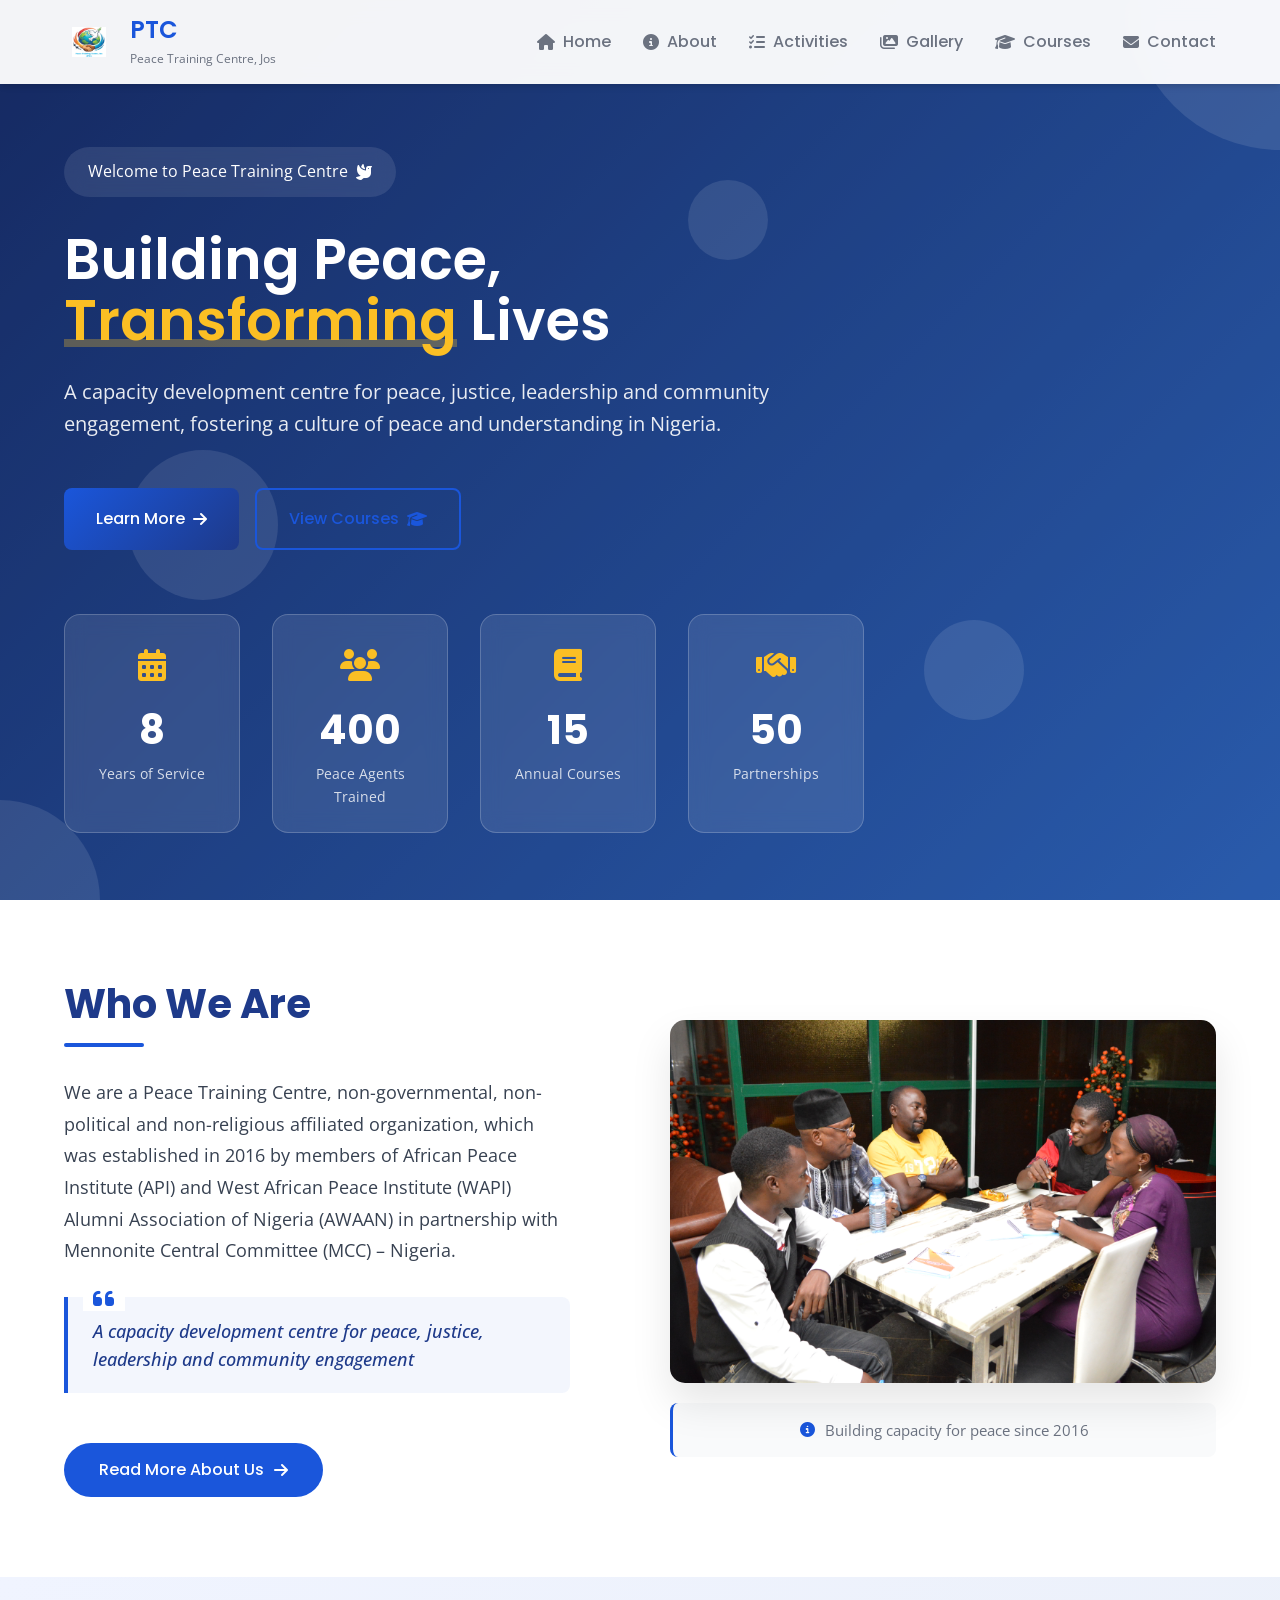
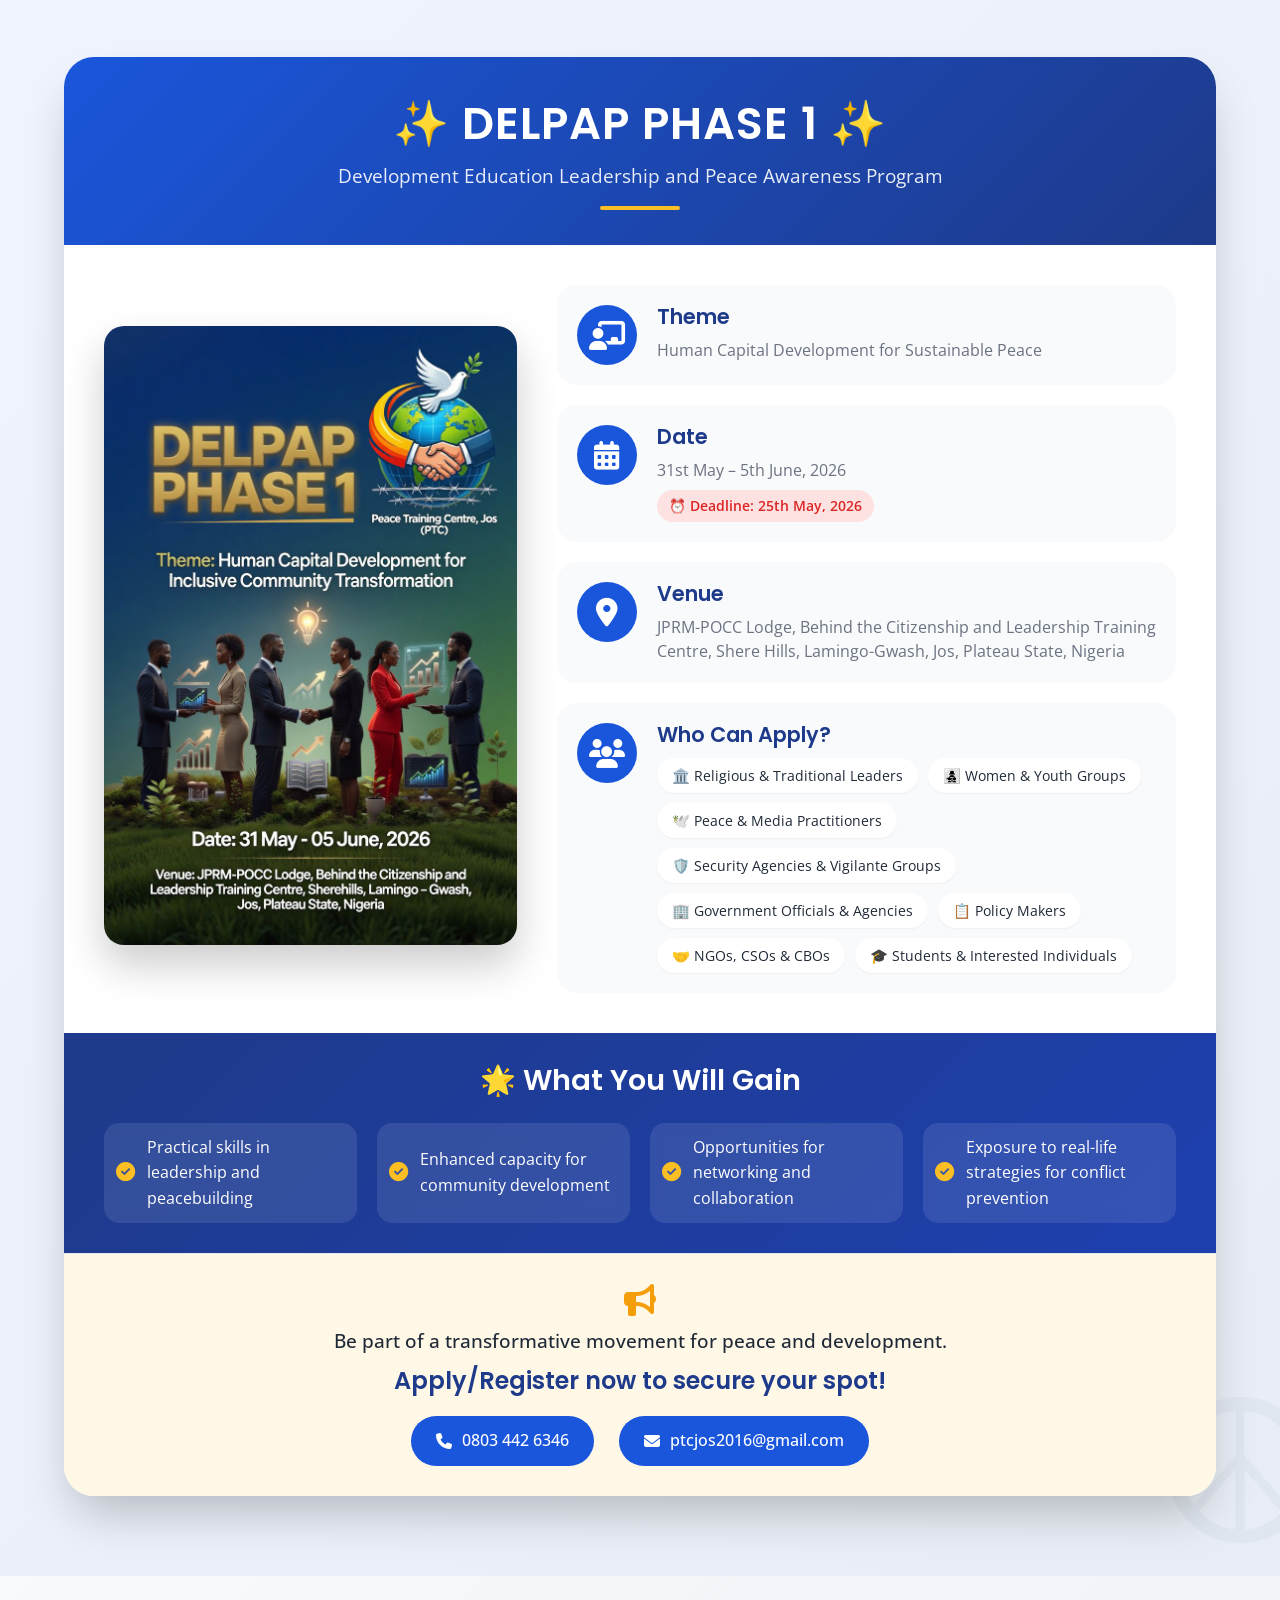
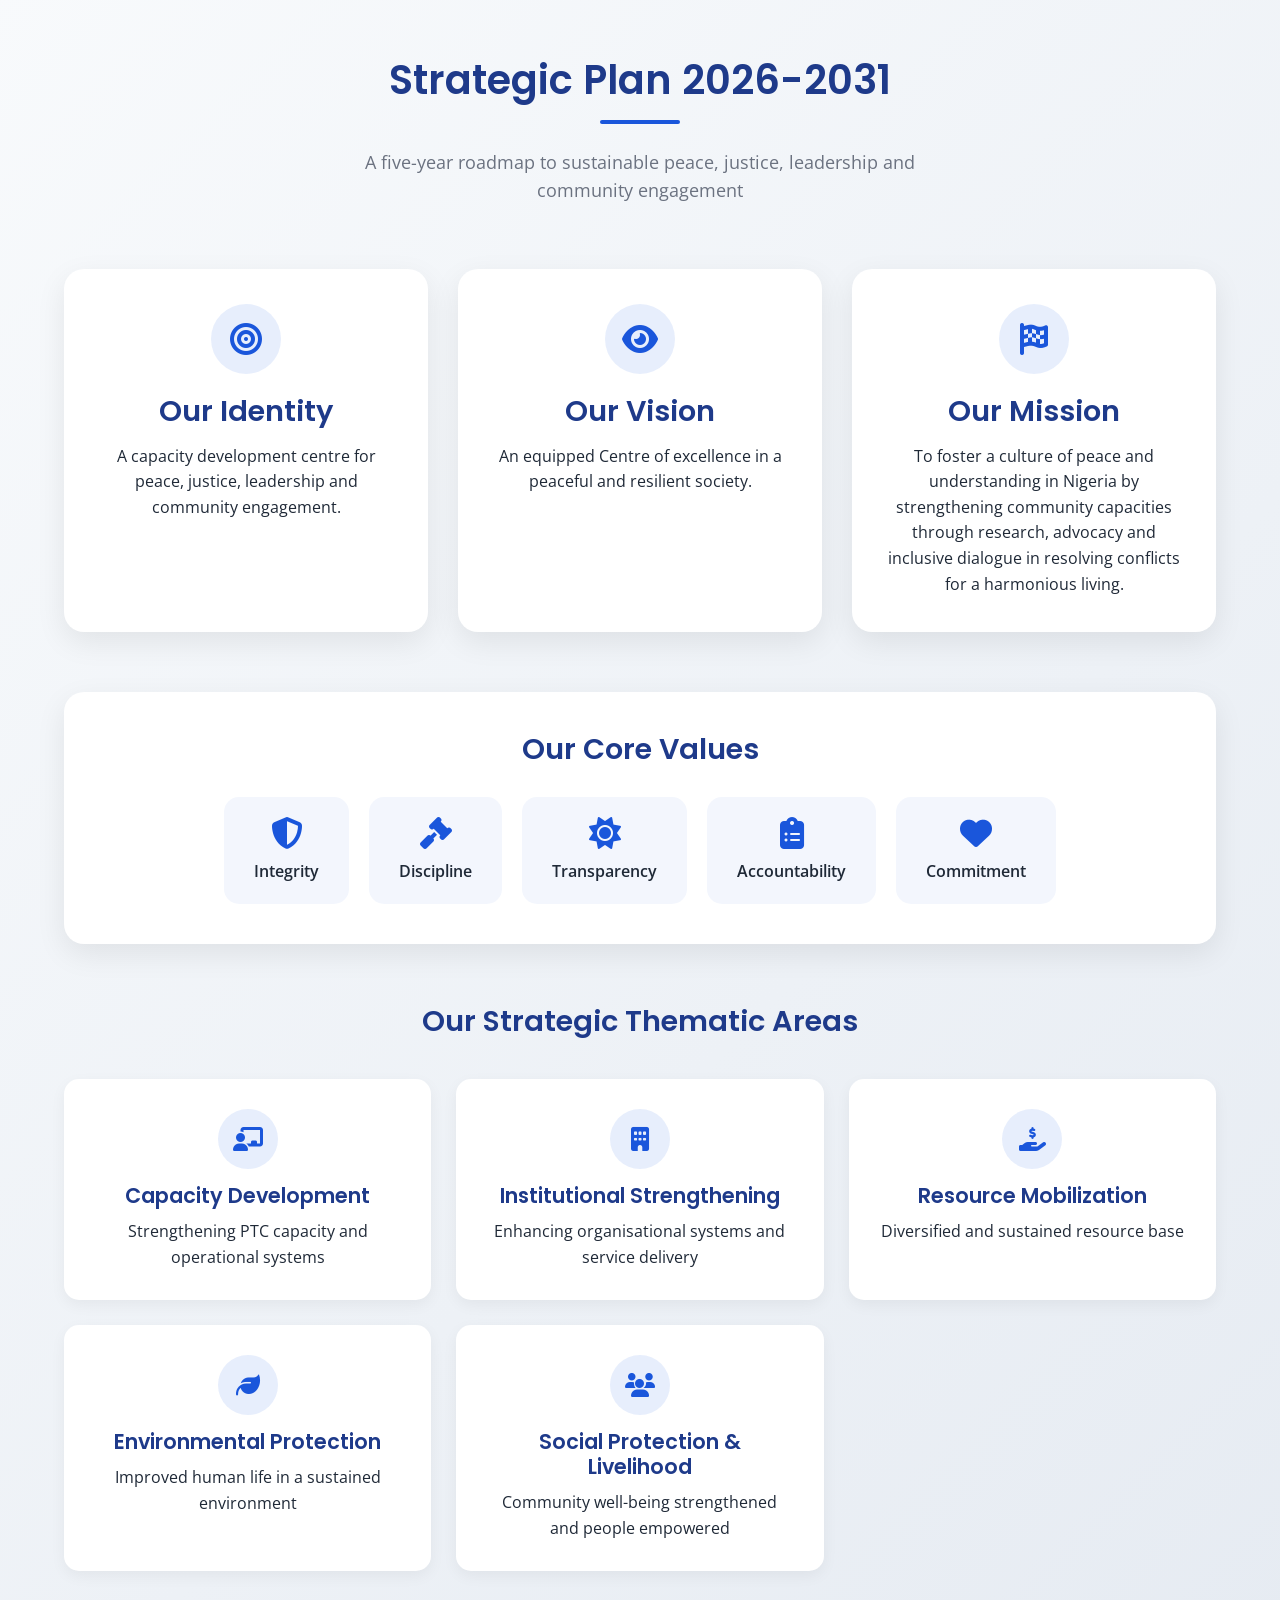
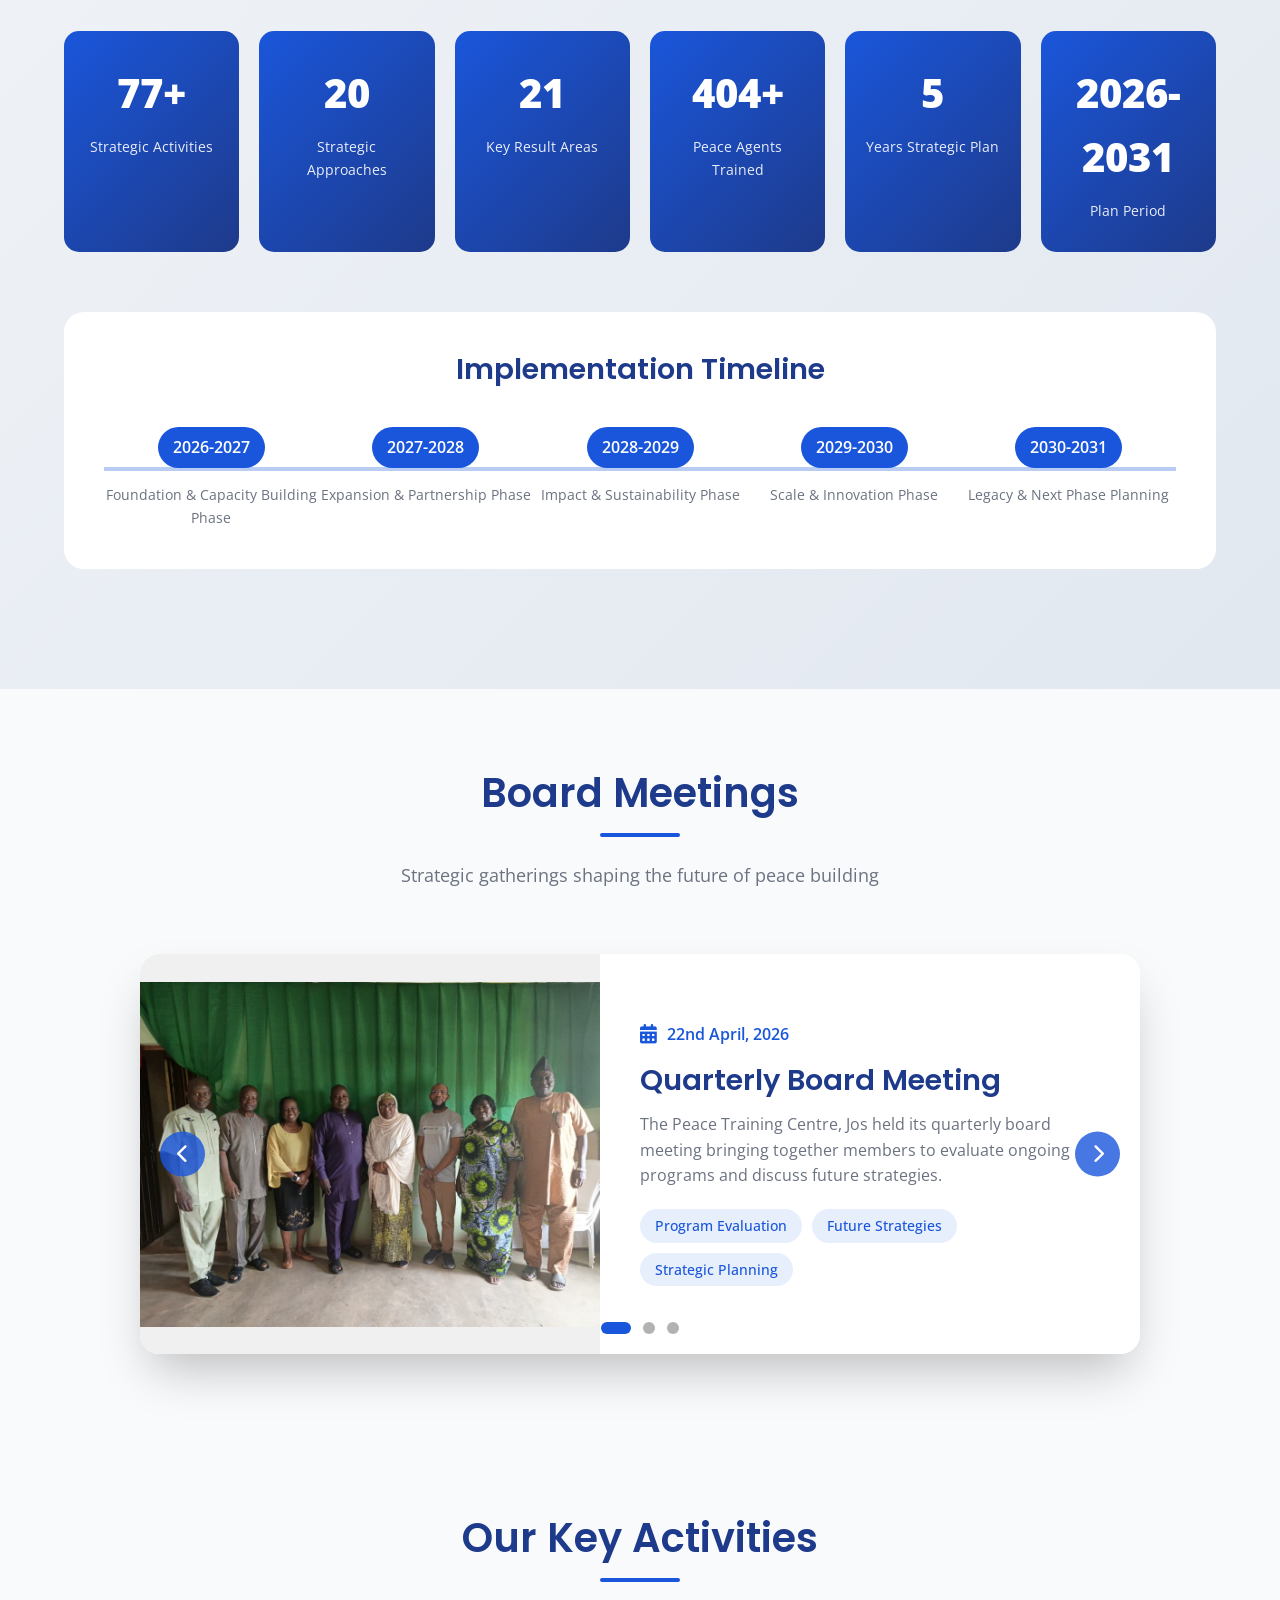
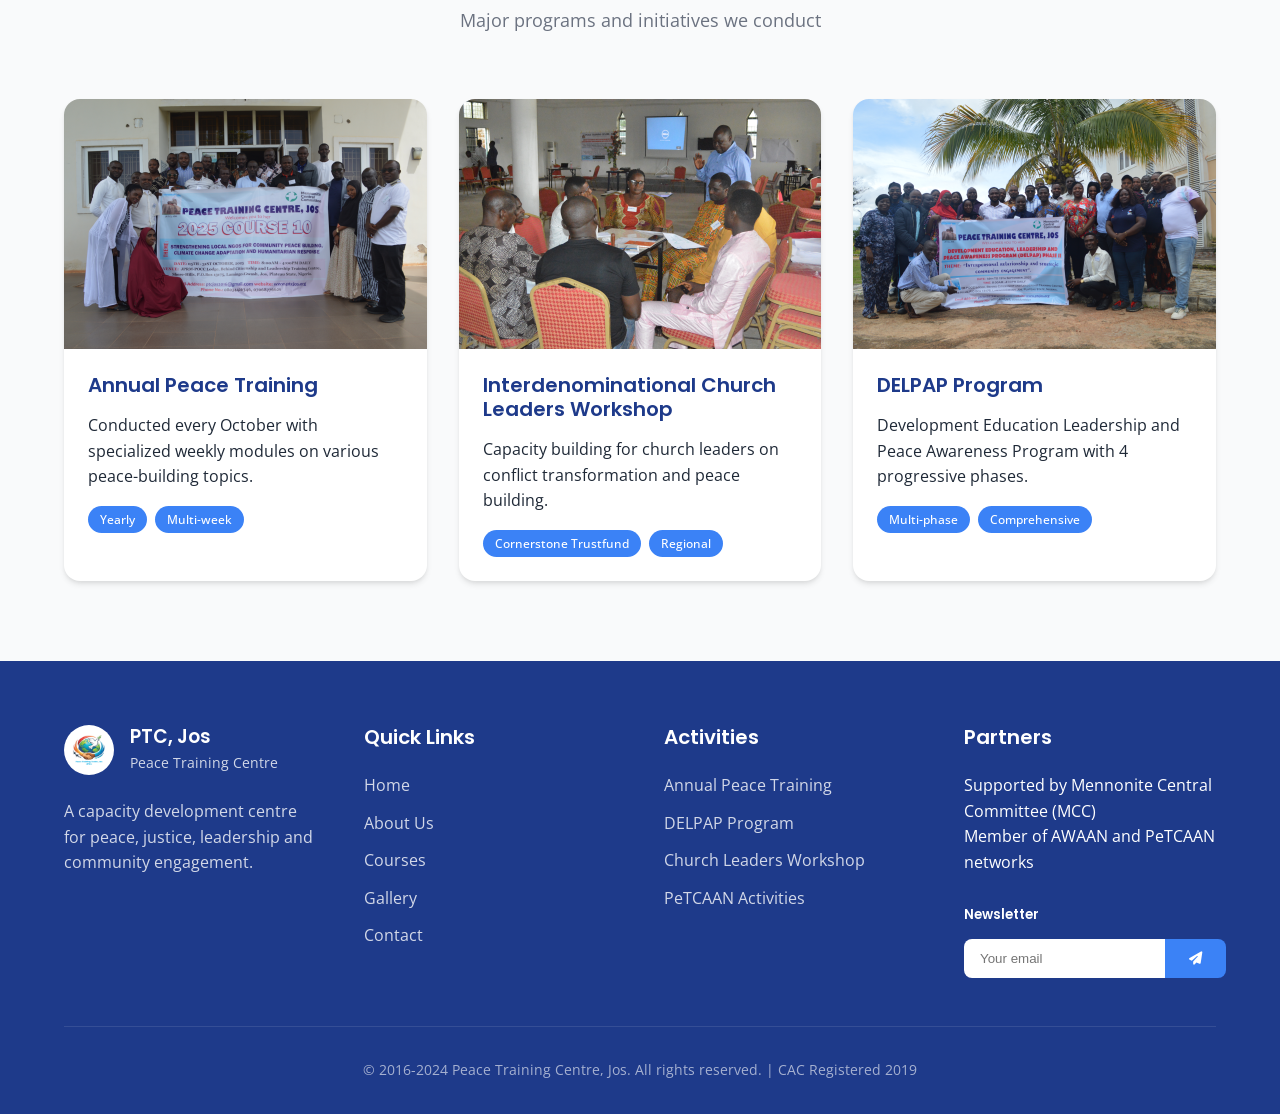
<file: ptc-website/index.html>
<!DOCTYPE html>
<html lang="en">
<head>
    <meta charset="UTF-8">
    <meta name="viewport" content="width=device-width, initial-scale=1.0">
    <title>Peace Training Centre - Building Peace, Transforming Lives</title>
    <link rel="stylesheet" href="https://cdnjs.cloudflare.com/ajax/libs/font-awesome/6.4.0/css/all.min.css">
    <link href="https://fonts.googleapis.com/css2?family=Poppins:wght@300;400;500;600;700;800&family=Open+Sans:wght@400;500;600&display=swap" rel="stylesheet">
    <link rel="stylesheet" href="style.css">
</head>
<body>
    <!-- Preloader -->
    <div class="preloader">
        <div class="preloader-content">
            <div class="peace-symbol">☮</div>
            <div class="loading-text">Loading Peace...</div>
            <div class="loading-bar">
                <div class="loading-progress"></div>
            </div>
        </div>
    </div>

    <!-- Navigation -->
    <nav class="navbar">
        <div class="container">
            <div class="nav-container">
                <!-- Logo -->
                <a href="#home" class="logo">
                    <div class="logo-img">
                        <img src="Images/PTC_Logo.jpeg" alt="PTC Logo" id="logo-img">
                    </div>
                    <div class="logo-text">
                        <h1>PTC</h1>
                        <p>Peace Training Centre, Jos</p>
                    </div>
                </a>

                <!-- Desktop Menu -->
                <div class="nav-menu">
                    <a href="index.html" class="nav-link active">
                        <i class="fas fa-home"></i> Home
                    </a>
                    <a href="about.html" class="nav-link">
                        <i class="fas fa-info-circle"></i> About
                    </a>
                    <!-- <a href="#identity" class="nav-link">
                        <i class="fas fa-bullseye"></i> Identity
                    </a> -->
                    <a href="activities.html" class="nav-link">
                        <i class="fas fa-tasks"></i> Activities
                    </a>
                    <a href="gallery.html" class="nav-link">
                        <i class="fas fa-images"></i> Gallery
                    </a>
                    <a href="courses.html" class="nav-link">
                        <i class="fas fa-graduation-cap"></i> Courses
                    </a>
                    <a href="contact.html" class="nav-link">
                        <i class="fas fa-envelope"></i> Contact
                    </a>
                </div>

                <!-- Mobile Menu Button -->
                <button class="mobile-menu-btn">
                    <i class="fas fa-bars"></i>
                </button>
            </div>
        </div>

        <!-- Mobile Menu -->
        <div class="mobile-menu">
            <div class="mobile-menu-content">
                <a href="#home" class="mobile-nav-link active">
                    <i class="fas fa-home"></i> Home
                </a>
                <a href="about.html" class="mobile-nav-link">
                    <i class="fas fa-info-circle"></i> About
                </a>
                <!-- <a href="#identity" class="mobile-nav-link">
                    <i class="fas fa-bullseye"></i> Identity
                </a> -->
                <a href="activities.html" class="mobile-nav-link">
                    <i class="fas fa-tasks"></i> Activities
                </a>
                <a href="gallery.html" class="mobile-nav-link">
                    <i class="fas fa-images"></i> Gallery
                </a>
                <a href="courses.html" class="mobile-nav-link">
                    <i class="fas fa-graduation-cap"></i> Courses
                </a>
                <a href="contact.html" class="mobile-nav-link">
                    <i class="fas fa-envelope"></i> Contact
                </a>
            </div>
        </div>
    </nav>

    <!-- Main Content -->
    <main>
        <!-- Home/Hero Section -->
        <section id="home" class="hero-section">
            <div class="hero-overlay"></div>
            <div class="container">
                <div class="hero-content">
                    <div class="hero-badge">
                        <span>Welcome to Peace Training Centre</span>
                        <i class="fas fa-dove"></i>
                    </div>
                    <h1 class="hero-title">
                        Building Peace, 
                        <span class="highlight">Transforming</span> Lives
                    </h1>
                    <p class="hero-subtitle">
                        A capacity development centre for peace, justice, leadership and community engagement, 
                        fostering a culture of peace and understanding in Nigeria.
                    </p>
                    <div class="hero-buttons">
                        <a href="about.html" class="btn btn-primary">
                            <span>Learn More</span>
                            <i class="fas fa-arrow-right"></i>
                        </a>
                        <a href="courses.html" class="btn btn-secondary">
                            <span>View Courses</span>
                            <i class="fas fa-graduation-cap"></i>
                        </a>
                    </div>
                    
                    <!-- Stats -->
                    <div class="stats-container">
                        <div class="stat-card">
                            <div class="stat-icon">
                                <i class="fas fa-calendar-alt"></i>
                            </div>
                            <h3 class="stat-number" data-count="8">8</h3>
                            <p class="stat-label">Years of Service</p>
                        </div>
                        <div class="stat-card">
                            <div class="stat-icon">
                                <i class="fas fa-users"></i>
                            </div>
                            <h3 class="stat-number" data-count="400">400</h3>
                            <p class="stat-label">Peace Agents Trained</p>
                        </div>
                        <div class="stat-card">
                            <div class="stat-icon">
                                <i class="fas fa-book"></i>
                            </div>
                            <h3 class="stat-number" data-count="15">15</h3>
                            <p class="stat-label">Annual Courses</p>
                        </div>
                        <div class="stat-card">
                            <div class="stat-icon">
                                <i class="fas fa-handshake"></i>
                            </div>
                            <h3 class="stat-number" data-count="50">50</h3>
                            <p class="stat-label">Partnerships</p>
                        </div>
                    </div>
                </div>
            </div>
            
            <!-- Animated Background Elements -->
            <div class="hero-shapes">
                <div class="shape shape-1"></div>
                <div class="shape shape-2"></div>
                <div class="shape shape-3"></div>
                <div class="shape shape-4"></div>
                <div class="shape shape-5"></div>
            </div>
        </section>

                        <!-- Who We Are Section -->
        <section class="who-we-are-section">
            <div class="container">
                <div class="who-we-are-content">
                    <!-- Text Content -->
                    <div class="who-we-are-text">
                        <h2 class="section-title">Who We Are</h2>
                        <div class="section-divider"></div>
                        
                        <div class="content-wrapper">
                            <p class="main-text">
                                We are a Peace Training Centre, non-governmental, non-political and non-religious affiliated organization, which was established in 2016 by members of African Peace Institute (API) and West African Peace Institute (WAPI) Alumni Association of Nigeria (AWAAN) in partnership with Mennonite Central Committee (MCC) – Nigeria.
                            </p>
                            
                            <div class="highlight-box">
                                <i class="fas fa-quote-left"></i>
                                <p>A capacity development centre for peace, justice, leadership and community engagement</p>
                            </div>
                            
                            <a href="about.html" class="btn btn-primary read-more-btn">
                                <span>Read More About Us</span>
                                <i class="fas fa-arrow-right"></i>
                            </a>
                        </div>
                    </div>
                    
                    <!-- Picture -->
                    <div class="who-we-are-picture">
                        <div class="picture-container">
                            <img src="Images/about.jpeg" alt="PTC Logo">
                            <div class="picture-overlay">
                                <div class="overlay-text">
                                    <h4>Peace Training Centre</h4>
                                    <p>Jos, Nigeria</p>
                                    <p class="established">Established 2016</p>
                                </div>
                            </div>
                        </div>
                        <div class="picture-caption">
                            <p><i class="fas fa-info-circle"></i> Building capacity for peace since 2016</p>
                        </div>
                    </div>
                </div>
            </div>
        </section>

                
                <!-- Thematic Areas -->
                <!-- <div class="thematic-section">
                    <h3 class="subsection-title">Thematic Areas</h3>
                    <div class="thematic-grid">
                        <div class="thematic-card">
                            <div class="thematic-icon">
                                <i class="fas fa-building"></i>
                            </div>
                            <h4>Institutional Strengthening</h4>
                        </div>
                        <div class="thematic-card">
                            <div class="thematic-icon">
                                <i class="fas fa-graduation-cap"></i>
                            </div>
                            <h4>Capacity Development</h4>
                        </div>
                        <div class="thematic-card">
                            <div class="thematic-icon">
                                <i class="fas fa-hand-holding-usd"></i>
                            </div>
                            <h4>Resource Mobilization</h4>
                        </div>
                        <div class="thematic-card">
                            <div class="thematic-icon">
                                <i class="fas fa-leaf"></i>
                            </div>
                            <h4>Environmental Protection</h4>
                        </div>
                        <div class="thematic-card">
                            <div class="thematic-icon">
                                <i class="fas fa-shield-alt"></i>
                            </div>
                            <h4>Social Protection</h4>
                        </div>
                    </div>
                </div> -->

                        <!-- ==================== DELPAP PHASE 1 SECTION ==================== -->
        <section class="delpap-section">
            <div class="container">
                <div class="delpap-container">
                    <div class="delpap-header">
                        <h2 class="delpap-title">✨ DELPAP PHASE 1 ✨</h2>
                        <div class="delpap-subtitle">Development Education Leadership and Peace Awareness Program</div>
                        <div class="section-divider"></div>
                    </div>

                    <div class="delpap-content">
                        <!-- Poster Column with Animation -->
                        <div class="delpap-poster">
                            <div class="poster-animation">
                                <img src="Images/PTC-DELPAP.jpeg" alt="DELPAP Phase 1 Poster" class="delpap-poster-img">
                                <div class="poster-glow"></div>
                            </div>
                        </div>

                        <!-- Info Column -->
                        <div class="delpap-info">
                            <div class="info-card">
                                <div class="info-icon"><i class="fas fa-chalkboard-user"></i></div>
                                <div class="info-text">
                                    <h3>Theme</h3>
                                    <p>Human Capital Development for Sustainable Peace</p>
                                </div>
                            </div>

                            <div class="info-card">
                                <div class="info-icon"><i class="fas fa-calendar-alt"></i></div>
                                <div class="info-text">
                                    <h3>Date</h3>
                                    <p>31st May – 5th June, 2026</p>
                                    <span class="deadline">⏰ Deadline: 25th May, 2026</span>
                                </div>
                            </div>

                            <div class="info-card">
                                <div class="info-icon"><i class="fas fa-location-dot"></i></div>
                                <div class="info-text">
                                    <h3>Venue</h3>
                                    <p>JPRM-POCC Lodge, Behind the Citizenship and Leadership Training Centre, Shere Hills, Lamingo-Gwash, Jos, Plateau State, Nigeria</p>
                                </div>
                            </div>

                            <div class="info-card">
                                <div class="info-icon"><i class="fas fa-users"></i></div>
                                <div class="info-text">
                                    <h3>Who Can Apply?</h3>
                                    <div class="who-list">
                                        <span>🏛️ Religious & Traditional Leaders</span>
                                        <span>👩‍👧‍👦 Women & Youth Groups</span>
                                        <span>🕊️ Peace & Media Practitioners</span>
                                        <span>🛡️ Security Agencies & Vigilante Groups</span>
                                        <span>🏢 Government Officials & Agencies</span>
                                        <span>📋 Policy Makers</span>
                                        <span>🤝 NGOs, CSOs & CBOs</span>
                                        <span>🎓 Students & Interested Individuals</span>
                                    </div>
                                </div>
                            </div>
                        </div>
                    </div>

                    <!-- What You Will Gain -->
                    <div class="delpap-gains">
                        <h3>🌟 What You Will Gain</h3>
                        <div class="gains-grid">
                            <div class="gain-item"><i class="fas fa-check-circle"></i> Practical skills in leadership and peacebuilding</div>
                            <div class="gain-item"><i class="fas fa-check-circle"></i> Enhanced capacity for community development</div>
                            <div class="gain-item"><i class="fas fa-check-circle"></i> Opportunities for networking and collaboration</div>
                            <div class="gain-item"><i class="fas fa-check-circle"></i> Exposure to real-life strategies for conflict prevention</div>
                        </div>
                    </div>

                    <!-- Call to Action -->
                    <div class="delpap-cta">
                        <div class="cta-text">
                            <i class="fas fa-bullhorn"></i>
                            <p>Be part of a transformative movement for peace and development.</p>
                            <h4>Apply/Register now to secure your spot!</h4>
                        </div>
                        <div class="cta-contact">
                            <a href="tel:08034426346" class="cta-phone"><i class="fas fa-phone"></i> 0803 442 6346</a>
                            <a href="mailto:ptcjos2016@gmail.com" class="cta-email"><i class="fas fa-envelope"></i> ptcjos2016@gmail.com</a>
                        </div>
                    </div>
                </div>
            </div>
        </section>

                <!-- ==================== STRATEGIC PLAN SECTION (ADDED) ==================== -->
        <section class="strategic-plan-section">
            <div class="container">
                <div class="section-header">
                    <h2 class="section-title">Strategic Plan 2026-2031</h2>
                    <div class="section-divider"></div>
                    <p class="section-subtitle">
                        A five-year roadmap to sustainable peace, justice, leadership and community engagement
                    </p>
                </div>

                <!-- Vision & Mission Cards -->
                <div class="strategic-vm-grid">
                    <div class="strategic-vision-card">
                        <div class="strategic-card-icon">
                            <i class="fas fa-bullseye"></i>
                        </div>
                        <h3>Our Identity</h3>
                        <p>A capacity development centre for peace, justice, leadership and community engagement.</p>
                    </div>
                    <div class="strategic-vision-card">
                        <div class="strategic-card-icon">
                            <i class="fas fa-eye"></i>
                        </div>
                        <h3>Our Vision</h3>
                        <p>An equipped Centre of excellence in a peaceful and resilient society.</p>
                    </div>
                    <div class="strategic-mission-card">
                        <div class="strategic-card-icon">
                            <i class="fas fa-flag-checkered"></i>
                        </div>
                        <h3>Our Mission</h3>
                        <p>To foster a culture of peace and understanding in Nigeria by strengthening community capacities through research, advocacy and inclusive dialogue in resolving conflicts for a harmonious living.</p>
                    </div>
                </div>

                <!-- Core Values -->
                <div class="strategic-values-wrapper">
                    <h3 class="strategic-values-title">Our Core Values</h3>
                    <div class="strategic-values-list">
                        <div class="strategic-value-item">
                            <i class="fas fa-shield-alt"></i>
                            <span>Integrity</span>
                        </div>
                        <div class="strategic-value-item">
                            <i class="fas fa-gavel"></i>
                            <span>Discipline</span>
                        </div>
                        <div class="strategic-value-item">
                            <i class="fas fa-sun"></i>
                            <span>Transparency</span>
                        </div>
                        <div class="strategic-value-item">
                            <i class="fas fa-clipboard-list"></i>
                            <span>Accountability</span>
                        </div>
                        <div class="strategic-value-item">
                            <i class="fas fa-heart"></i>
                            <span>Commitment</span>
                        </div>
                    </div>
                </div>

                <!-- Thematic Areas -->
                <div class="strategic-thematic">
                    <h3 class="strategic-thematic-title">Our Strategic Thematic Areas</h3>
                    <div class="strategic-thematic-grid">
                        <div class="strategic-thematic-item">
                            <div class="strategic-thematic-icon"><i class="fas fa-chalkboard-user"></i></div>
                            <h4>Capacity Development</h4>
                            <p>Strengthening PTC capacity and operational systems</p>
                        </div>
                        <div class="strategic-thematic-item">
                            <div class="strategic-thematic-icon"><i class="fas fa-building"></i></div>
                            <h4>Institutional Strengthening</h4>
                            <p>Enhancing organisational systems and service delivery</p>
                        </div>
                        <div class="strategic-thematic-item">
                            <div class="strategic-thematic-icon"><i class="fas fa-hand-holding-usd"></i></div>
                            <h4>Resource Mobilization</h4>
                            <p>Diversified and sustained resource base</p>
                        </div>
                        <div class="strategic-thematic-item">
                            <div class="strategic-thematic-icon"><i class="fas fa-leaf"></i></div>
                            <h4>Environmental Protection</h4>
                            <p>Improved human life in a sustained environment</p>
                        </div>
                        <div class="strategic-thematic-item">
                            <div class="strategic-thematic-icon"><i class="fas fa-users"></i></div>
                            <h4>Social Protection & Livelihood</h4>
                            <p>Community well-being strengthened and people empowered</p>
                        </div>
                    </div>
                </div>

                <!-- Targets -->
                <div class="strategic-targets-wrapper">
                    <div class="strategic-targets-grid">
                        <div class="strategic-target-card">
                            <div class="strategic-target-number">77+</div>
                            <p>Strategic Activities</p>
                        </div>
                        <div class="strategic-target-card">
                            <div class="strategic-target-number">20</div>
                            <p>Strategic Approaches</p>
                        </div>
                        <div class="strategic-target-card">
                            <div class="strategic-target-number">21</div>
                            <p>Key Result Areas</p>
                        </div>
                        <div class="strategic-target-card">
                            <div class="strategic-target-number">404+</div>
                            <p>Peace Agents Trained</p>
                        </div>
                        <div class="strategic-target-card">
                            <div class="strategic-target-number">5</div>
                            <p>Years Strategic Plan</p>
                        </div>
                        <div class="strategic-target-card">
                            <div class="strategic-target-number">2026-2031</div>
                            <p>Plan Period</p>
                        </div>
                    </div>
                </div>

                <!-- Timeline -->
                <div class="strategic-timeline-wrapper">
                    <h3>Implementation Timeline</h3>
                    <div class="strategic-timeline-steps">
                        <div class="strategic-timeline-step">
                            <div class="strategic-step-year">2026-2027</div>
                            <div class="strategic-step-content">Foundation & Capacity Building Phase</div>
                        </div>
                        <div class="strategic-timeline-step">
                            <div class="strategic-step-year">2027-2028</div>
                            <div class="strategic-step-content">Expansion & Partnership Phase</div>
                        </div>
                        <div class="strategic-timeline-step">
                            <div class="strategic-step-year">2028-2029</div>
                            <div class="strategic-step-content">Impact & Sustainability Phase</div>
                        </div>
                        <div class="strategic-timeline-step">
                            <div class="strategic-step-year">2029-2030</div>
                            <div class="strategic-step-content">Scale & Innovation Phase</div>
                        </div>
                        <div class="strategic-timeline-step">
                            <div class="strategic-step-year">2030-2031</div>
                            <div class="strategic-step-content">Legacy & Next Phase Planning</div>
                        </div>
                    </div>
                </div>

                <!-- Download Section -->
                <!-- <div class="strategic-download">
                    <i class="fas fa-file-pdf"></i>
                    <p>For the complete 60-page Strategic Plan document, please contact us.</p>
                    <a href="contact.html" class="btn btn-primary">Request Full Document</a>
                </div> -->
            </div>
        </section>

        <!-- Identity Section -->
        
                        <!-- Board Meetings Section -->
        <section class="board-meetings-section">
            <div class="container">
                <div class="section-header">
                    <h2 class="section-title">Board Meetings</h2>
                    <div class="section-divider"></div>
                    <p class="section-subtitle">
                        Strategic gatherings shaping the future of peace building
                    </p>
                </div>

                <div class="board-slider-container">
                    <div class="board-slider">
                        <!-- Slide 1 -->
                        <div class="board-slide active">
                            <div class="board-slide-image">
                                <img src="Images/board-meeting-1.jpeg" alt="Board Meeting 2026">
                            </div>
                            <div class="board-slide-content">
                                <div class="board-date">
                                    <i class="fas fa-calendar-alt"></i>
                                    <span>22nd April, 2026</span>
                                </div>
                                <h3>Quarterly Board Meeting</h3>
                                <p>The Peace Training Centre, Jos held its quarterly board meeting bringing together members to evaluate ongoing programs and discuss future strategies.</p>
                                <div class="board-topics">
                                    <span class="board-topic">Program Evaluation</span>
                                    <span class="board-topic">Future Strategies</span>
                                    <span class="board-topic">Strategic Planning</span>
                                </div>
                            </div>
                        </div>

                        <!-- Slide 2 - Same Date, Different Picture -->
                        <div class="board-slide">
                            <div class="board-slide-image">
                                <img src="Images/board-meeting-2.jpeg" alt="Board Meeting Group Photo">
                            </div>
                            <div class="board-slide-content">
                                <div class="board-date">
                                    <i class="fas fa-calendar-alt"></i>
                                    <span>22nd April, 2026</span>
                                </div>
                                <h3>Board Members in Session</h3>
                                <p>The Peace Training Centre, Jos held its quarterly board meeting bringing together members to evaluate ongoing programs and discuss future strategies.</p>
                                <div class="board-topics">
                                    <span class="board-topic">Collaborative Discussion</span>
                                    <span class="board-topic">Decision Making</span>
                                    <span class="board-topic">Peace Initiatives</span>
                                </div>
                            </div>
                        </div>

                        <!-- Slide 3 - Same Date, Different Picture -->
                        <div class="board-slide">
                            <div class="board-slide-image">
                                <img src="Images/board-meeting-3.jpeg" alt="Board Meeting Discussion">
                            </div>
                            <div class="board-slide-content">
                                <div class="board-date">
                                    <i class="fas fa-calendar-alt"></i>
                                    <span>22nd April, 2026</span>
                                </div>
                                <h3>Strategic Planning Session</h3>
                                <p>The Peace Training Centre, Jos held its quarterly board meeting bringing together members to evaluate ongoing programs and discuss future strategies.</p>
                                <div class="board-topics">
                                    <span class="board-topic">Future Roadmap</span>
                                    <span class="board-topic">Impact Assessment</span>
                                    <span class="board-topic">Community Engagement</span>
                                </div>
                            </div>
                        </div>
                    </div>

                    <!-- Slider Navigation -->
                    <button class="board-slider-prev">
                        <i class="fas fa-chevron-left"></i>
                    </button>
                    <button class="board-slider-next">
                        <i class="fas fa-chevron-right"></i>
                    </button>

                    <!-- Slider Dots -->
                    <div class="board-slider-dots">
                        <span class="board-dot active" data-slide="0"></span>
                        <span class="board-dot" data-slide="1"></span>
                        <span class="board-dot" data-slide="2"></span>
                    </div>
                </div>
            </div>
        </section>

        <!-- Activities Section -->
        <section id="activities" class="section activities-section">
            <div class="container">
                <div class="section-header">
                    <h2 class="section-title">Our Key Activities</h2>
                    <div class="section-divider"></div>
                    <p class="section-subtitle">
                        Major programs and initiatives we conduct
                    </p>
                </div>
                
                <!-- Activity Cards with Images -->
                <div class="activities-grid">
                    <!-- Annual Peace Training -->
                    <div class="activity-card">
                        <div class="activity-image">
                            <img src="Images/Annual-Peace.JPG" alt="Annual Peace Training">
                            <div class="activity-overlay">
                                <div class="overlay-content">
                                    <h4>Annual Peace Training</h4>
                                    <p>October every year</p>
                                </div>
                            </div>
                        </div>
                        <div class="activity-content">
                            <h3>Annual Peace Training</h3>
                            <p>Conducted every October with specialized weekly modules on various peace-building topics.</p>
                            <div class="activity-tags">
                                <span class="tag">Yearly</span>
                                <span class="tag">Multi-week</span>
                            </div>
                        </div>
                    </div>
                    
                    <!-- Church Leaders Workshop -->
                    <div class="activity-card">
                        <div class="activity-image">
                            <img src="Images/Church Leaders Workshop.JPG" alt="Church Leaders Workshop">
                            <div class="activity-overlay">
                                <div class="overlay-content">
                                    <h4>Church Leaders Workshop</h4>
                                    <p>Northeast & Northcentral</p>
                                </div>
                            </div>
                        </div>
                        <div class="activity-content">
                            <h3>Interdenominational Church Leaders Workshop</h3>
                            <p>Capacity building for church leaders on conflict transformation and peace building.</p>
                            <div class="activity-tags">
                                <span class="tag">Cornerstone Trustfund</span>
                                <span class="tag">Regional</span>
                            </div>
                        </div>
                    </div>
                    
                    <!-- DELPAP Program -->
                    <div class="activity-card">
                        <div class="activity-image">
                            <img src="Images/DELPAP Program.JPG" alt="DELPAP Program">
                            <div class="activity-overlay">
                                <div class="overlay-content">
                                    <h4>DELPAP Program</h4>
                                    <p>4-Phase Program</p>
                                </div>
                            </div>
                        </div>
                        <div class="activity-content">
                            <h3>DELPAP Program</h3>
                            <p>Development Education Leadership and Peace Awareness Program with 4 progressive phases.</p>
                            <div class="activity-tags">
                                <span class="tag">Multi-phase</span>
                                <span class="tag">Comprehensive</span>
                            </div>
                        </div>
                    </div>
                    
                    <!-- PeTCAAN Activities -->
                    
                    
                    <!-- Community Dialogues -->
                    
                    
                    <!-- Research & Advocacy -->
                    
                </div>
            </div>
            
        </section>

               

    <!-- Footer -->
    <footer class="footer">
        <div class="container">
            <div class="footer-grid">
                <div class="footer-col">
                    <div class="footer-logo">
                        <div class="logo-img">
                            <img src="Images/PTC_Logo.jpeg" alt="PTC Logo" id="logo-img">
                        </div>
                        <div class="logo-text">
                            <h3>PTC, Jos</h3>
                            <p>Peace Training Centre</p>
                        </div>
                    </div>
                    <p class="footer-description">
                        A capacity development centre for peace, justice, leadership and community engagement.
                    </p>
                </div>
                
                <div class="footer-col">
                    <h4>Quick Links</h4>
                    <ul class="footer-links">
                        <li><a href="index.html">Home</a></li>
                        <li><a href="about.html">About Us</a></li>
                        <li><a href="courses.html">Courses</a></li>
                        <li><a href="gallery.html">Gallery</a></li>
                        <li><a href="contact.html">Contact</a></li>
                    </ul>
                </div>
                
                <div class="footer-col">
                    <h4>Activities</h4>
                    <ul class="footer-links">
                        <li><a href="activities.html">Annual Peace Training</a></li>
                        <li><a href="courses.html">DELPAP Program</a></li>
                        <li><a href="activities.html">Church Leaders Workshop</a></li>
                        <li><a href="activities.html">PeTCAAN Activities</a></li>
                    </ul>
                </div>
                
                <div class="footer-col">
                    <h4>Partners</h4>
                    <p>Supported by Mennonite Central Committee (MCC)</p>
                    <p>Member of AWAAN and PeTCAAN networks</p>
                    
                    <!-- Newsletter -->
                    <div class="newsletter">
                        <h5>Newsletter</h5>
                        <div class="newsletter-form">
                            <input type="email" placeholder="Your email">
                            <button type="submit">
                                <i class="fas fa-paper-plane"></i>
                            </button>
                        </div>
                    </div>
                </div>
            </div>
            
            <div class="footer-bottom">
                <p>&copy; 2016-2024 Peace Training Centre, Jos. All rights reserved. | CAC Registered 2019</p>
            </div>
        </div>
    </footer>

    <!-- Back to Top Button -->
    <button class="back-to-top">
        <i class="fas fa-chevron-up"></i>
    </button>

    <!-- Scripts -->
    <script src="script.js"></script>
</body>
</html>
</file>
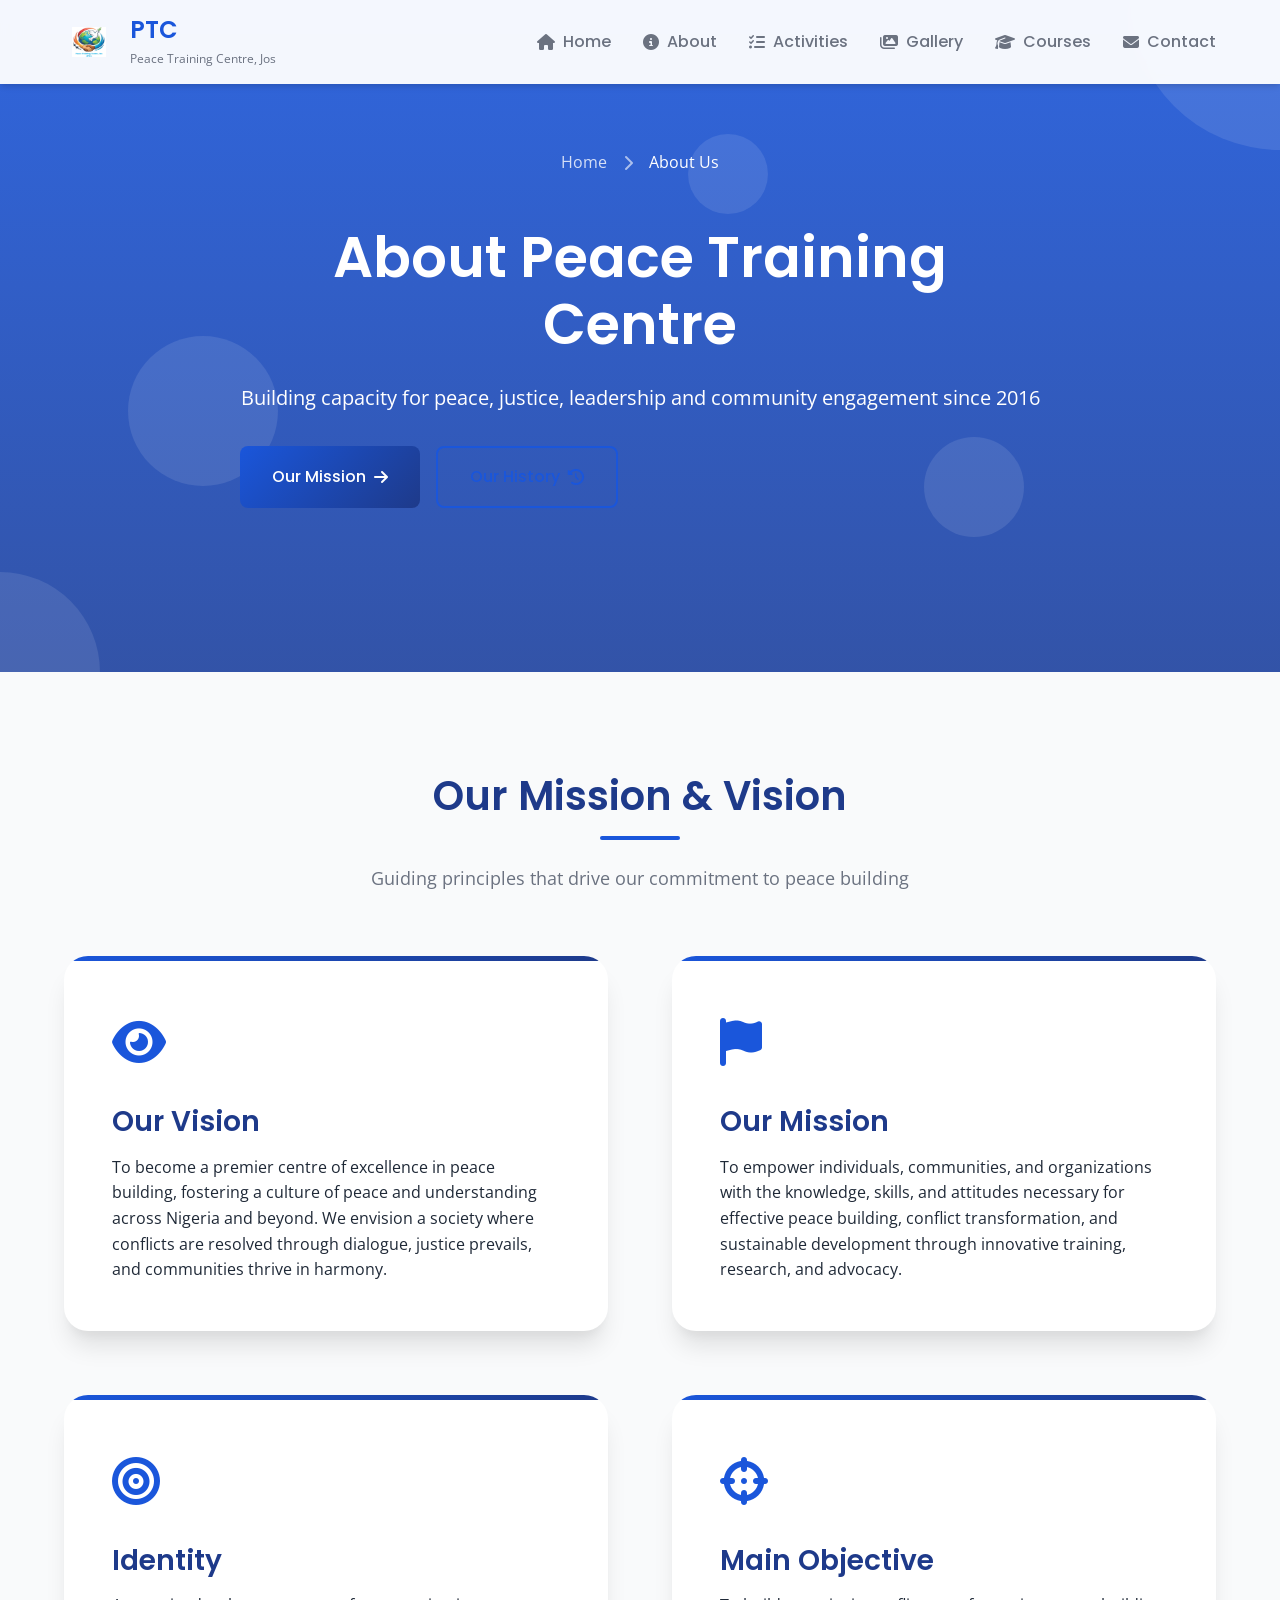
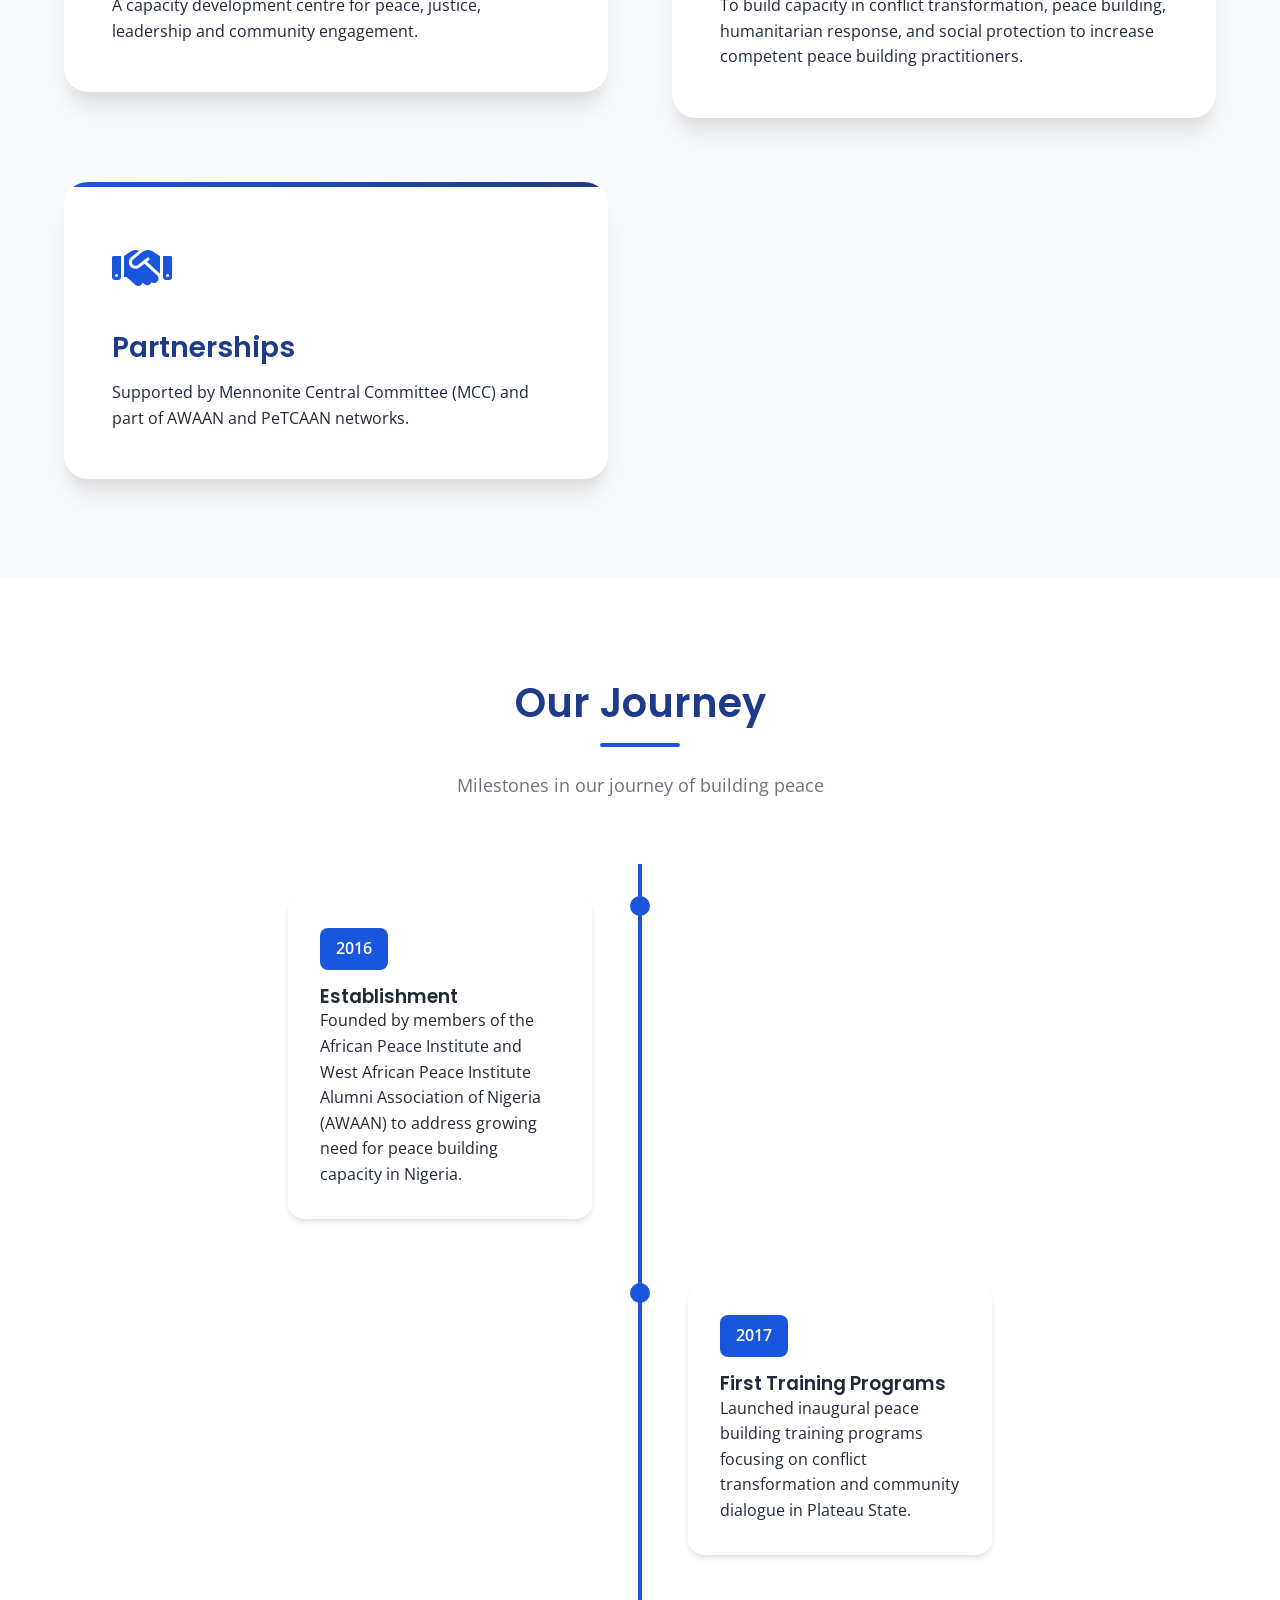
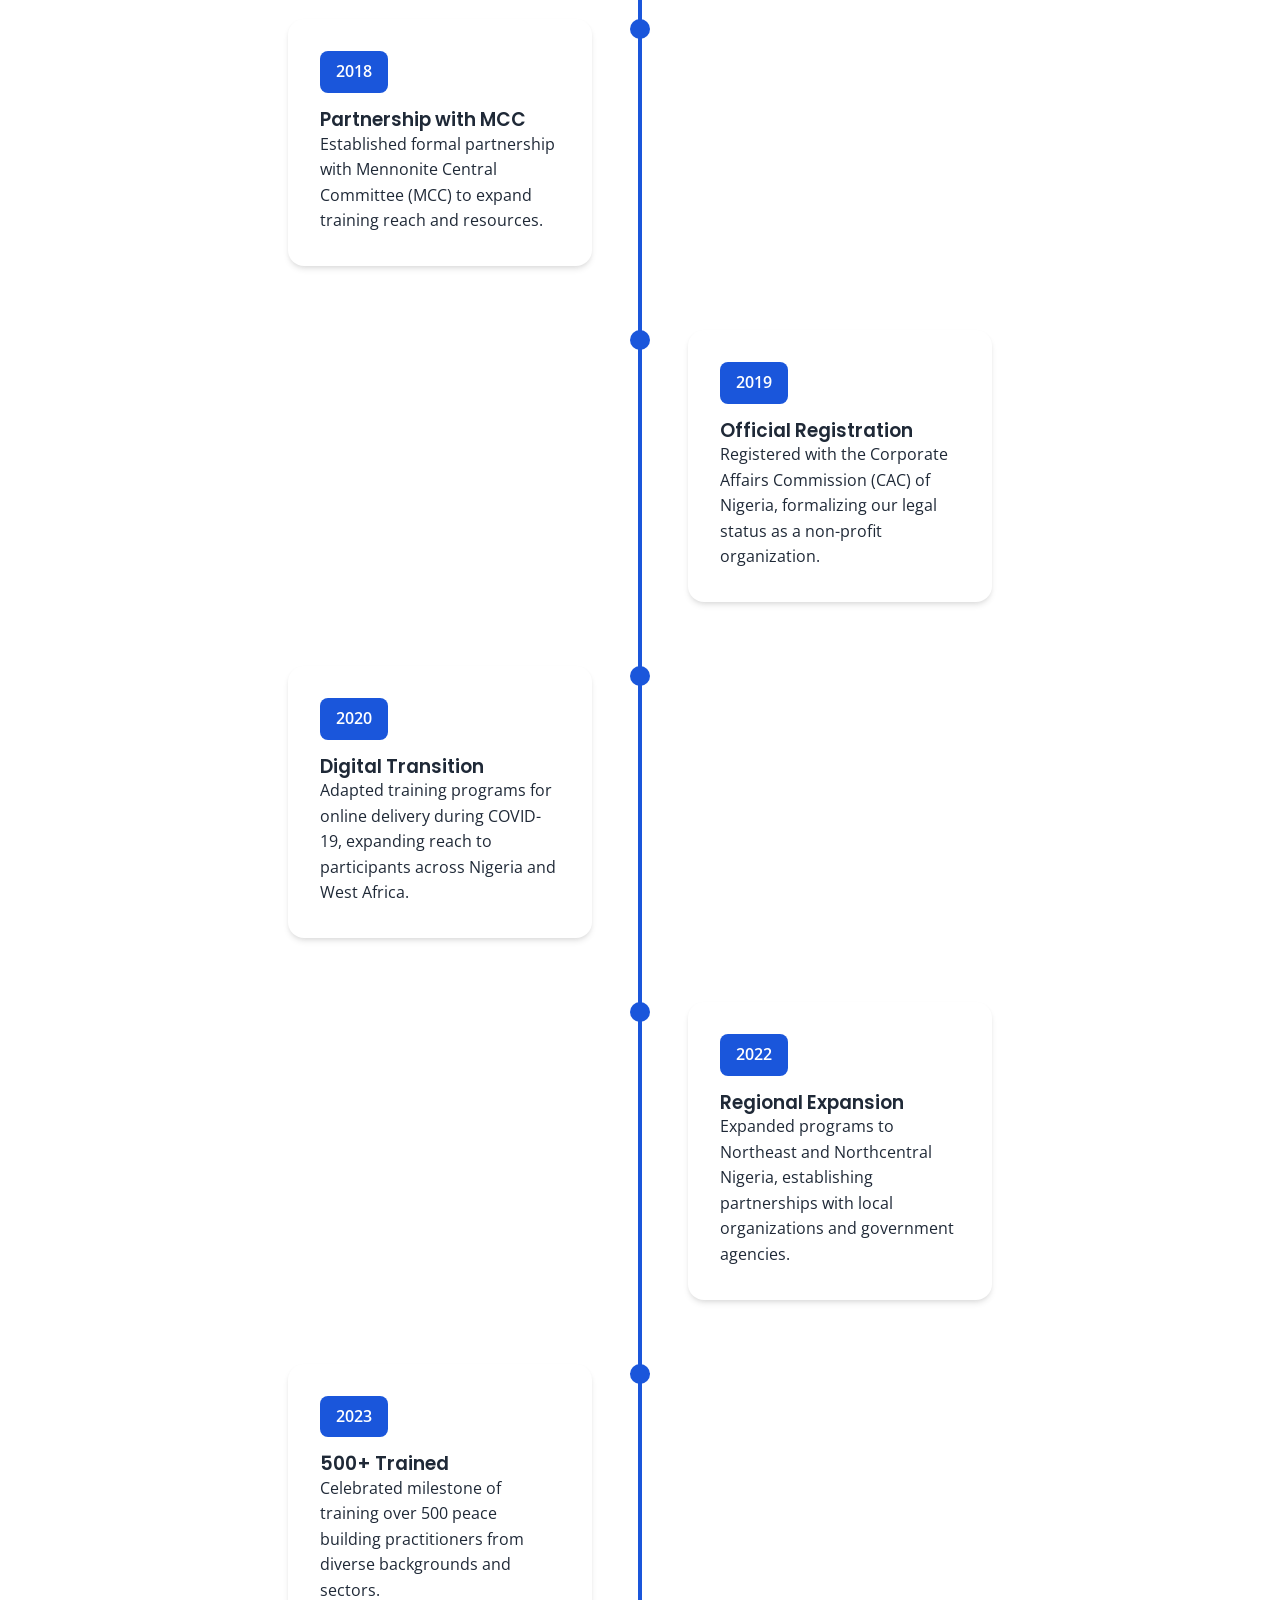
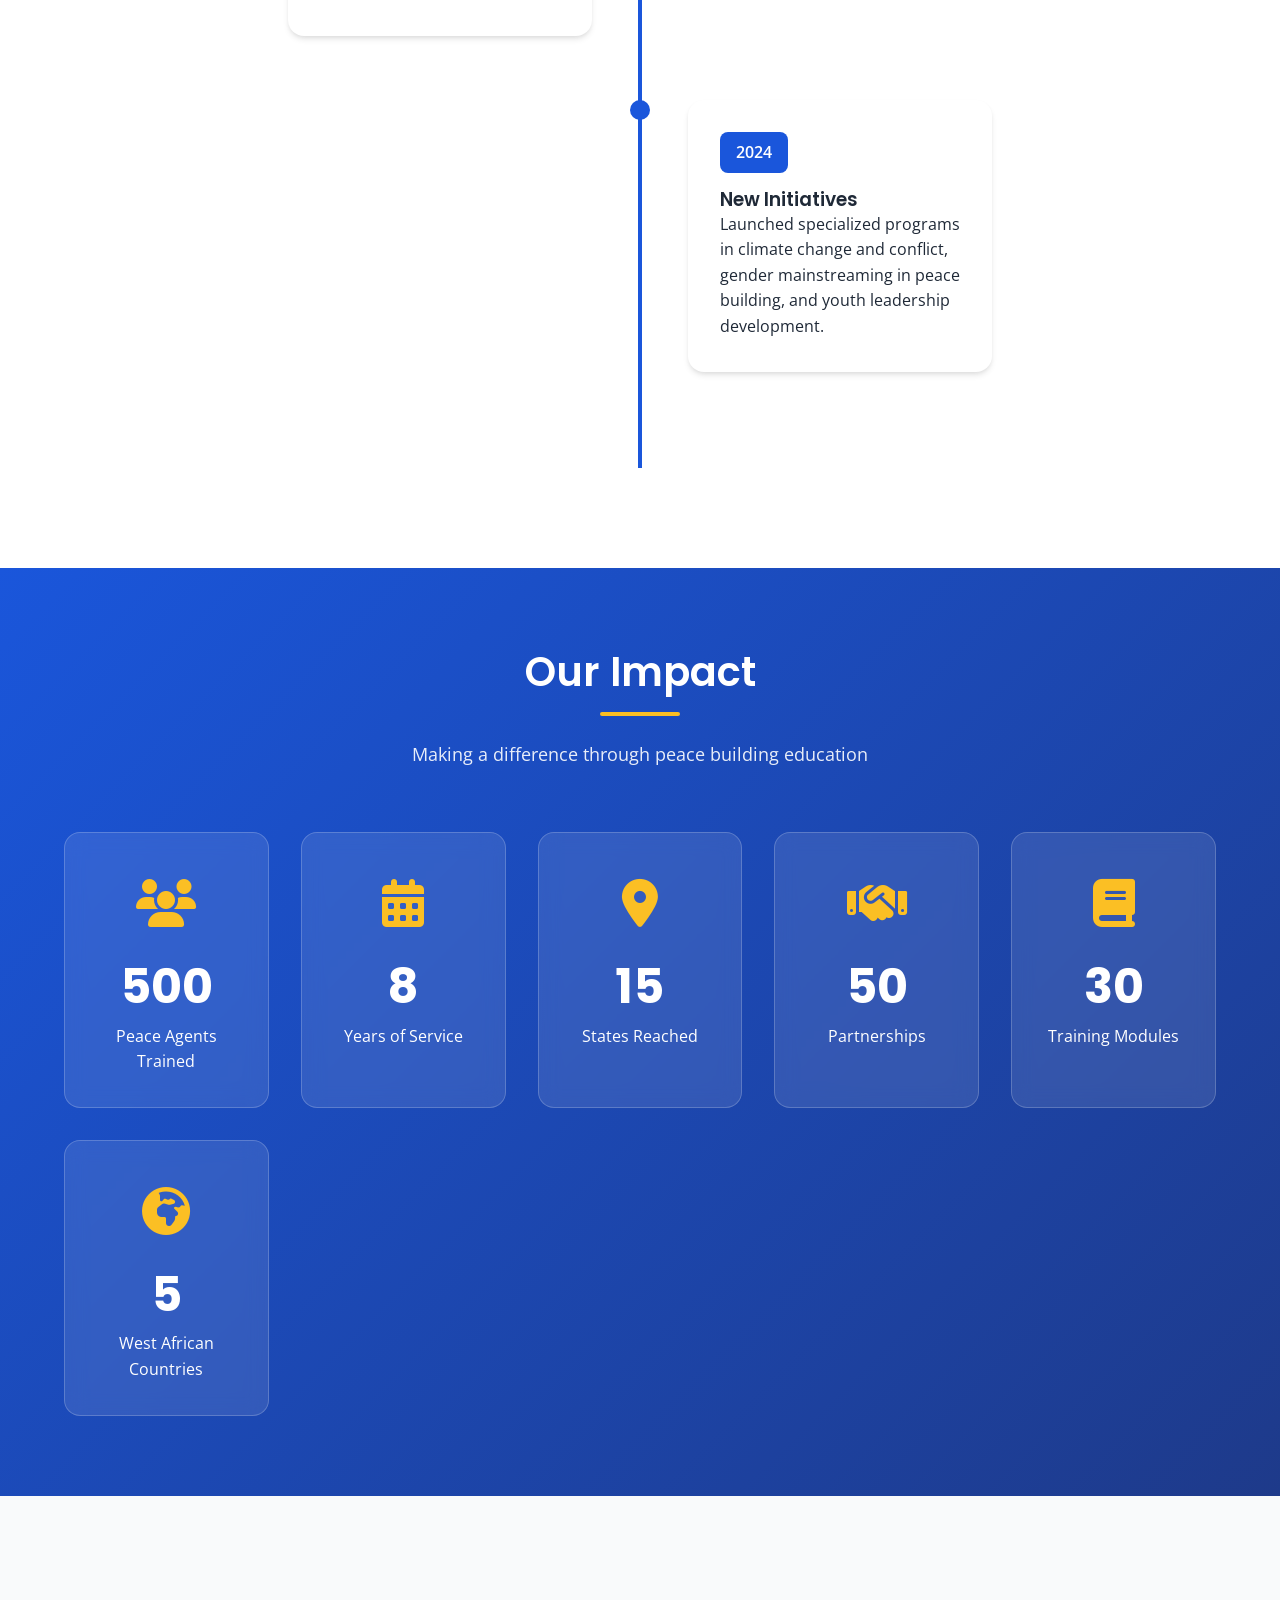
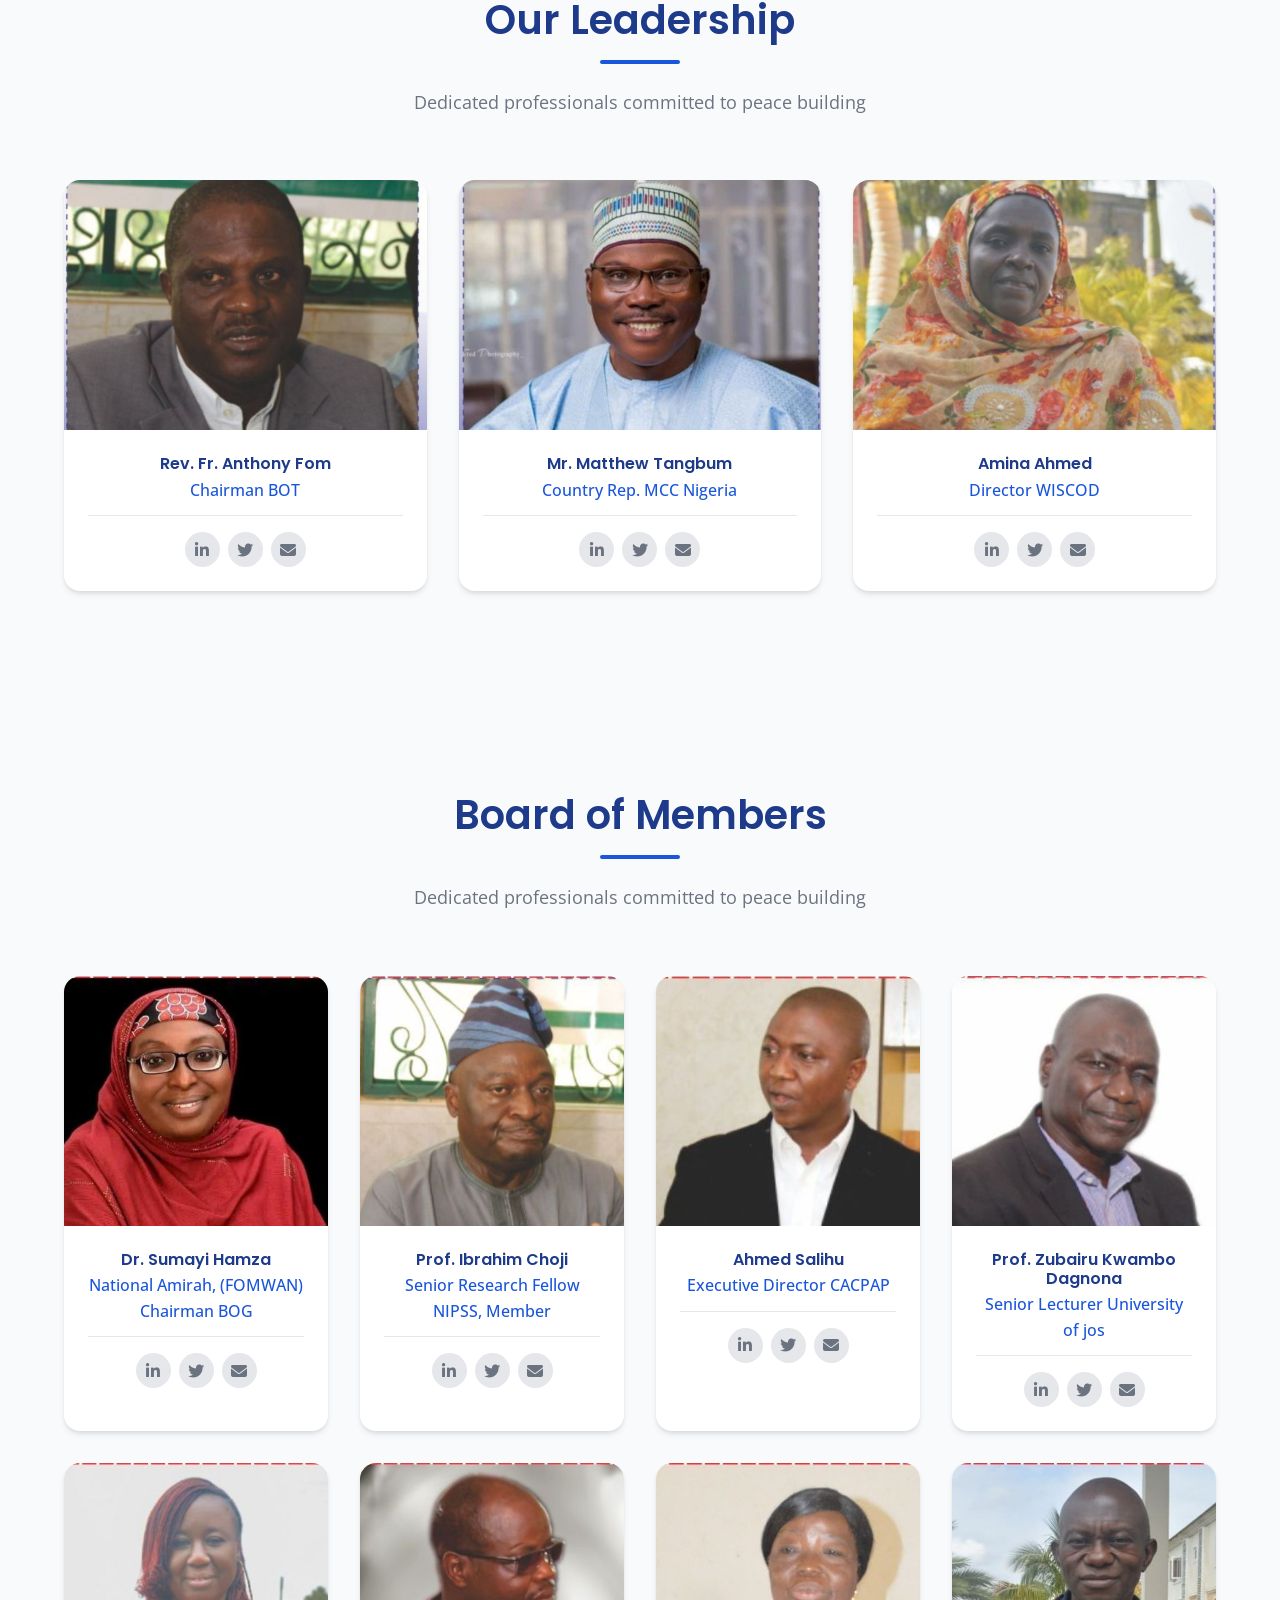
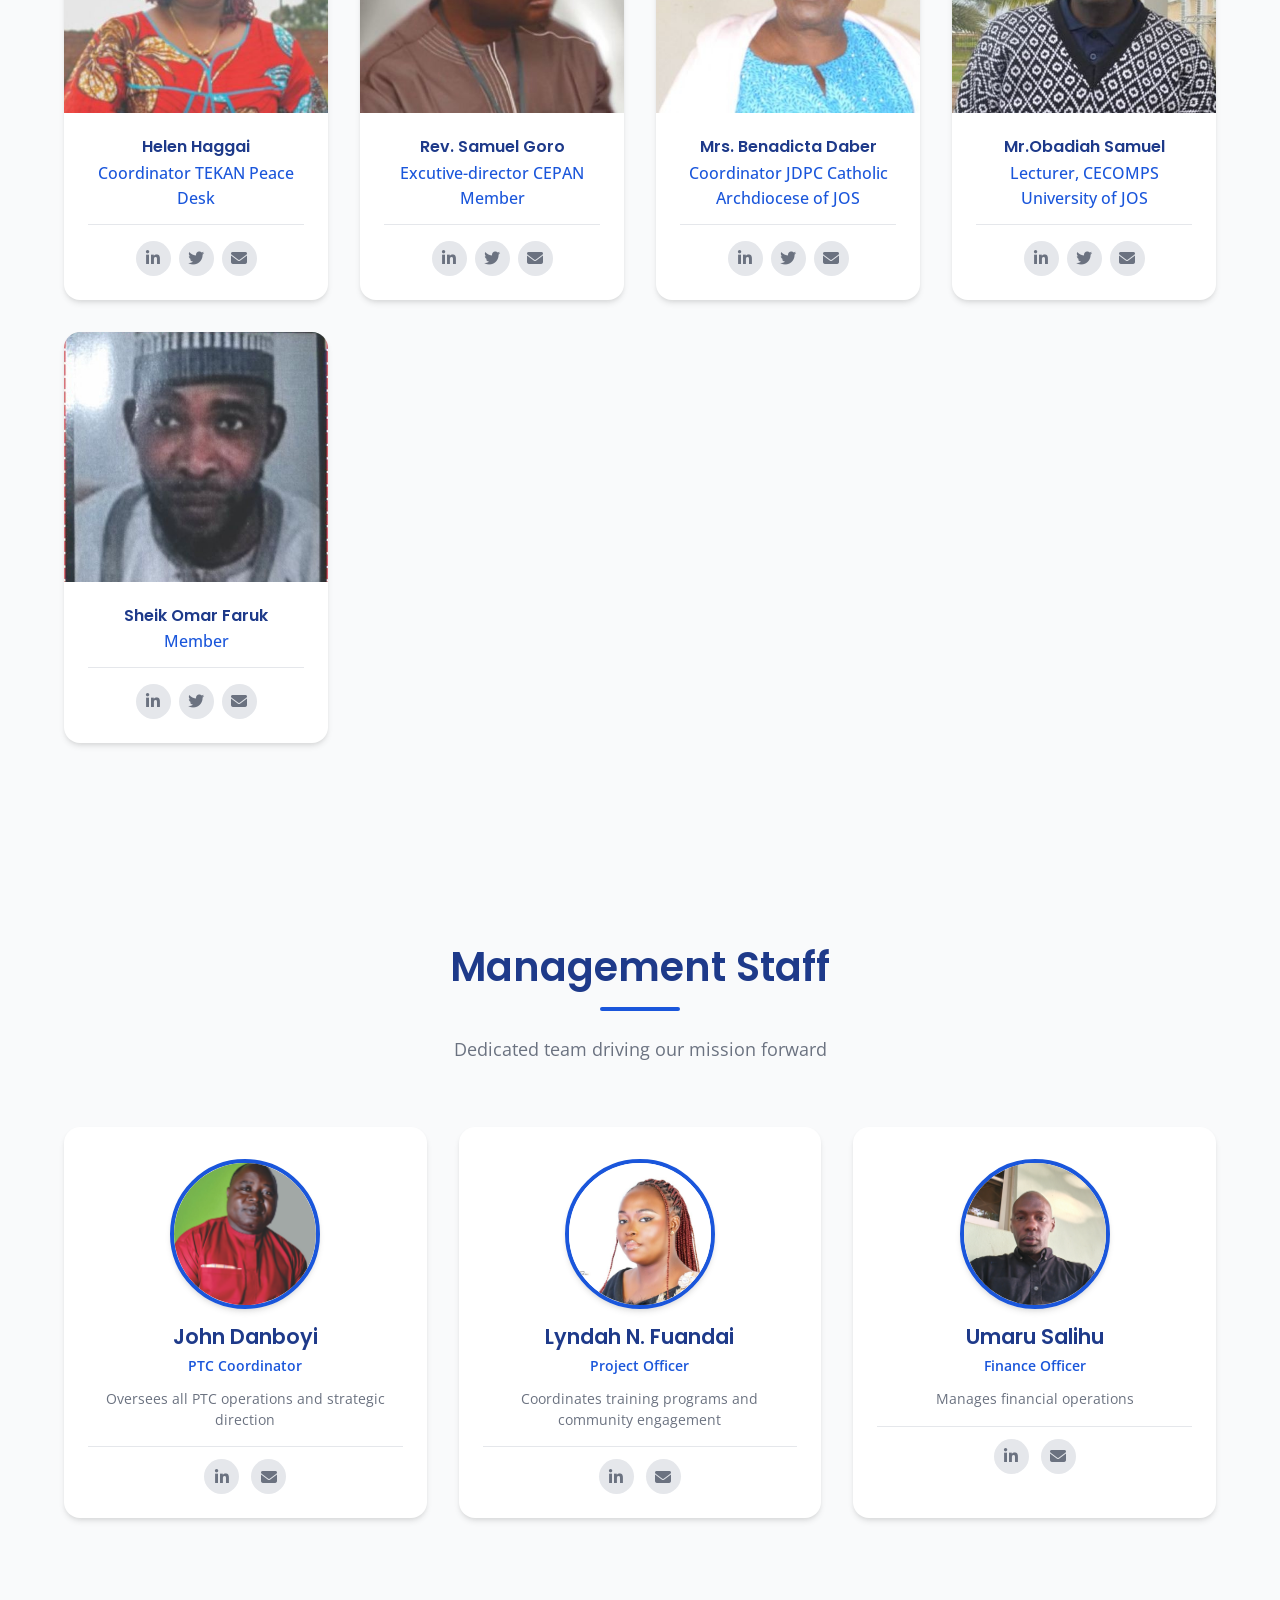
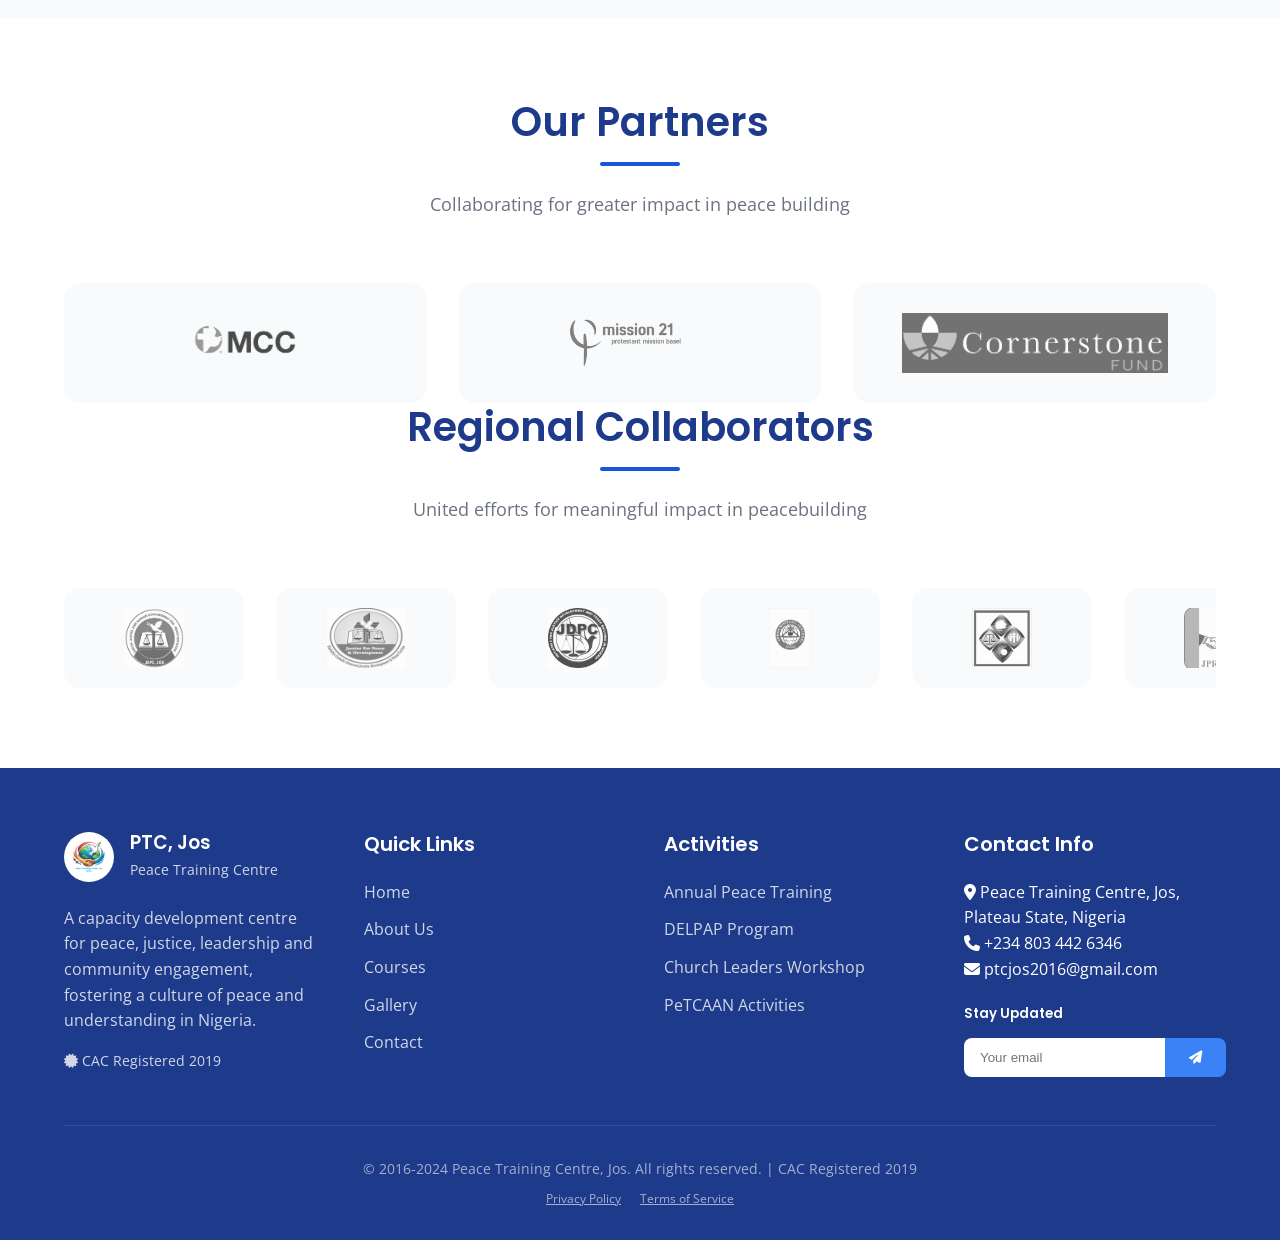
<file: ptc-website/about.html>
<!DOCTYPE html>
<html lang="en">
<head>
    <meta charset="UTF-8">
    <meta name="viewport" content="width=device-width, initial-scale=1.0">
    <title>About Us - Peace Training Centre, Jos</title>
    <link rel="stylesheet" href="https://cdnjs.cloudflare.com/ajax/libs/font-awesome/6.4.0/css/all.min.css">
    <link href="https://fonts.googleapis.com/css2?family=Poppins:wght@300;400;500;600;700;800&family=Open+Sans:wght@400;500;600&display=swap" rel="stylesheet">
    <link rel="stylesheet" href="style.css">
    <link rel="stylesheet" href="about.css">
  
</head>
<body>
    <!-- Preloader -->
    <div class="preloader">
        <div class="preloader-content">
            <div class="peace-symbol">☮</div>
            <div class="loading-text">Loading Peace...</div>
            <div class="loading-bar">
                <div class="loading-progress"></div>
            </div>
        </div>
    </div>

    <!-- Navigation -->
    <nav class="navbar">
        <div class="container">
            <div class="nav-container">
                <!-- Logo -->
                <a href="index.html" class="logo">
                    <div class="logo-img">
                        <img src="Images/PTC_Logo.jpeg" alt="PTC Logo">
                    </div>
                    <div class="logo-text">
                        <h1>PTC</h1>
                        <p>Peace Training Centre, Jos</p>
                    </div>
                </a>

                <!-- Desktop Menu -->
                <div class="nav-menu">
                    <a href="index.html" class="nav-link">
                        <i class="fas fa-home"></i> Home
                    </a>
                    <a href="about.html" class="nav-link active">
                        <i class="fas fa-info-circle"></i> About
                    </a>
                    <!-- <a href="identity.html" class="nav-link">
                        <i class="fas fa-bullseye"></i> Identity
                    </a> -->
                    <a href="activities.html" class="nav-link">
                        <i class="fas fa-tasks"></i> Activities
                    </a>
                    <a href="gallery.html" class="nav-link">
                        <i class="fas fa-images"></i> Gallery
                    </a>
                    <a href="courses.html" class="nav-link">
                        <i class="fas fa-graduation-cap"></i> Courses
                    </a>
                    <a href="contact.html" class="nav-link">
                        <i class="fas fa-envelope"></i> Contact
                    </a>
                </div>

                <!-- Mobile Menu Button -->
                <button class="mobile-menu-btn">
                    <i class="fas fa-bars"></i>
                </button>
            </div>
        </div>

        <!-- Mobile Menu -->
        <div class="mobile-menu">
            <div class="mobile-menu-content">
                <a href="index.html" class="mobile-nav-link">
                    <i class="fas fa-home"></i> Home
                </a>
                <a href="about.html" class="mobile-nav-link active">
                    <i class="fas fa-info-circle"></i> About
                </a>
                <!-- <a href="identity.html" class="mobile-nav-link">
                    <i class="fas fa-bullseye"></i> Identity
                </a> -->
                <a href="activities.html" class="mobile-nav-link">
                    <i class="fas fa-tasks"></i> Activities
                </a>
                <a href="gallery.html" class="mobile-nav-link">
                    <i class="fas fa-images"></i> Gallery
                </a>
                <a href="courses.html" class="mobile-nav-link">
                    <i class="fas fa-graduation-cap"></i> Courses
                </a>
                <a href="contact.html" class="mobile-nav-link">
                    <i class="fas fa-envelope"></i> Contact
                </a>
            </div>
        </div>
    </nav>

    <!-- About Hero Section -->
    <section class="about-hero">
        <div class="container">
            <div class="about-hero-content">
                <div class="breadcrumb">
                    <a href="index.html">Home</a>
                    <i class="fas fa-chevron-right"></i>
                    <span>About Us</span>
                </div>
                <h1 class="about-hero-title">About Peace Training Centre</h1>
                <p class="about-hero-subtitle">
                    Building capacity for peace, justice, leadership and community engagement since 2016
                </p>
                <div class="hero-buttons">
                    <a href="#mission" class="btn btn-primary">
                        <span>Our Mission</span>
                        <i class="fas fa-arrow-right"></i>
                    </a>
                    <a href="#history" class="btn btn-secondary">
                        <span>Our History</span>
                        <i class="fas fa-history"></i>
                    </a>
                </div>
            </div>
        </div>
        
        <!-- Animated Background Elements -->
        <div class="hero-shapes">
            <div class="shape shape-1"></div>
            <div class="shape shape-2"></div>
            <div class="shape shape-3"></div>
            <div class="shape shape-4"></div>
            <div class="shape shape-5"></div>
        </div>
    </section>

    <!-- Mission & Vision Section -->
    <section id="mission" class="mission-vision-section">
        <div class="container">
            <div class="section-header">
                <h2 class="section-title">Our Mission & Vision</h2>
                <div class="section-divider"></div>
                <p class="section-subtitle">
                    Guiding principles that drive our commitment to peace building
                </p>
            </div>
            
            <div class="mv-container">
                <div class="mv-card">
                    <div class="mv-icon">
                        <i class="fas fa-eye"></i>
                    </div>
                    <h3>Our Vision</h3>
                    <p>To become a premier centre of excellence in peace building, fostering a culture of peace and understanding across Nigeria and beyond. We envision a society where conflicts are resolved through dialogue, justice prevails, and communities thrive in harmony.</p>
                </div>
                
                <div class="mv-card">
                    <div class="mv-icon">
                        <i class="fas fa-flag"></i>
                    </div>
                    <h3>Our Mission</h3>
                    <p>To empower individuals, communities, and organizations with the knowledge, skills, and attitudes necessary for effective peace building, conflict transformation, and sustainable development through innovative training, research, and advocacy.</p>
                </div>

                <div class="mv-card">
                    <div class="mv-icon">
                        <i class="fas fa-bullseye"></i>
                    </div>
                    <h3>Identity</h3>
                        <p>A capacity development centre for peace, justice, leadership and community engagement.</p>
                </div>

                <div class="mv-card">
                    <div class="mv-icon">
                        <i class="fas fa-crosshairs"></i>
                    </div>
                    <h3>Main Objective</h3>
                    <p>To build capacity in conflict transformation, peace building, humanitarian response, and social protection to increase competent peace building practitioners.</p>
                </div>

                <div class="mv-card">
                    <div class="mv-icon">
                        <i class="fas fa-handshake"></i>
                    </div>
                    <h3>Partnerships</h3>
                        <p>Supported by Mennonite Central Committee (MCC) and part of AWAAN and PeTCAAN networks.</p>
                </div>
            </div>
        </div>
    </section>

    <!-- History Timeline -->
    <section id="history" class="history-section">
        <div class="container">
            <div class="section-header">
                <h2 class="section-title">Our Journey</h2>
                <div class="section-divider"></div>
                <p class="section-subtitle">
                    Milestones in our journey of building peace
                </p>
            </div>
            
            <div class="timeline">
                <div class="timeline-item">
                    <div class="timeline-dot"></div>
                    <div class="timeline-content">
                        <span class="timeline-year">2016</span>
                        <h3>Establishment</h3>
                        <p>Founded by members of the African Peace Institute and West African Peace Institute Alumni Association of Nigeria (AWAAN) to address growing need for peace building capacity in Nigeria.</p>
                    </div>
                </div>
                
                <div class="timeline-item">
                    <div class="timeline-dot"></div>
                    <div class="timeline-content">
                        <span class="timeline-year">2017</span>
                        <h3>First Training Programs</h3>
                        <p>Launched inaugural peace building training programs focusing on conflict transformation and community dialogue in Plateau State.</p>
                    </div>
                </div>
                
                <div class="timeline-item">
                    <div class="timeline-dot"></div>
                    <div class="timeline-content">
                        <span class="timeline-year">2018</span>
                        <h3>Partnership with MCC</h3>
                        <p>Established formal partnership with Mennonite Central Committee (MCC) to expand training reach and resources.</p>
                    </div>
                </div>
                
                <div class="timeline-item">
                    <div class="timeline-dot"></div>
                    <div class="timeline-content">
                        <span class="timeline-year">2019</span>
                        <h3>Official Registration</h3>
                        <p>Registered with the Corporate Affairs Commission (CAC) of Nigeria, formalizing our legal status as a non-profit organization.</p>
                    </div>
                </div>
                
                <div class="timeline-item">
                    <div class="timeline-dot"></div>
                    <div class="timeline-content">
                        <span class="timeline-year">2020</span>
                        <h3>Digital Transition</h3>
                        <p>Adapted training programs for online delivery during COVID-19, expanding reach to participants across Nigeria and West Africa.</p>
                    </div>
                </div>
                
                <div class="timeline-item">
                    <div class="timeline-dot"></div>
                    <div class="timeline-content">
                        <span class="timeline-year">2022</span>
                        <h3>Regional Expansion</h3>
                        <p>Expanded programs to Northeast and Northcentral Nigeria, establishing partnerships with local organizations and government agencies.</p>
                    </div>
                </div>
                
                <div class="timeline-item">
                    <div class="timeline-dot"></div>
                    <div class="timeline-content">
                        <span class="timeline-year">2023</span>
                        <h3>500+ Trained</h3>
                        <p>Celebrated milestone of training over 500 peace building practitioners from diverse backgrounds and sectors.</p>
                    </div>
                </div>
                
                <div class="timeline-item">
                    <div class="timeline-dot"></div>
                    <div class="timeline-content">
                        <span class="timeline-year">2024</span>
                        <h3>New Initiatives</h3>
                        <p>Launched specialized programs in climate change and conflict, gender mainstreaming in peace building, and youth leadership development.</p>
                    </div>
                </div>
            </div>
        </div>
    </section>

    <!-- Achievement Stats -->
    <section class="achievement-section">
        <div class="container">
            <div class="section-header">
                <h2 class="section-title" style="color: white;">Our Impact</h2>
                <div class="section-divider" style="background: #fbbf24;"></div>
                <p class="section-subtitle" style="color: rgba(255, 255, 255, 0.9);">
                    Making a difference through peace building education
                </p>
            </div>
            
            <div class="achievement-grid">
                <div class="achievement-card">
                    <div class="achievement-icon">
                        <i class="fas fa-users"></i>
                    </div>
                    <h3 class="achievement-number" data-count="500">0</h3>
                    <p>Peace Agents Trained</p>
                </div>
                
                <div class="achievement-card">
                    <div class="achievement-icon">
                        <i class="fas fa-calendar-alt"></i>
                    </div>
                    <h3 class="achievement-number" data-count="8">0</h3>
                    <p>Years of Service</p>
                </div>
                
                <div class="achievement-card">
                    <div class="achievement-icon">
                        <i class="fas fa-map-marker-alt"></i>
                    </div>
                    <h3 class="achievement-number" data-count="15">0</h3>
                    <p>States Reached</p>
                </div>
                
                <div class="achievement-card">
                    <div class="achievement-icon">
                        <i class="fas fa-handshake"></i>
                    </div>
                    <h3 class="achievement-number" data-count="50">0</h3>
                    <p>Partnerships</p>
                </div>
                
                <div class="achievement-card">
                    <div class="achievement-icon">
                        <i class="fas fa-book"></i>
                    </div>
                    <h3 class="achievement-number" data-count="30">0</h3>
                    <p>Training Modules</p>
                </div>
                
                <div class="achievement-card">
                    <div class="achievement-icon">
                        <i class="fas fa-globe-africa"></i>
                    </div>
                    <h3 class="achievement-number" data-count="5">0</h3>
                    <p>West African Countries</p>
                </div>
            </div>
        </div>
    </section>

    <!-- Team Section -->
    <section class="team-section">
        <div class="container">
            <div class="section-header">
                <h2 class="section-title">Our Leadership</h2>
                <div class="section-divider"></div>
                <p class="section-subtitle">
                    Dedicated professionals committed to peace building
                </p>
            </div>
            
            <div class="team-grid">
                <div class="team-card">
                    <div class="team-img">
                        <img src="Images/Chairmain Bot.jpeg" alt="Director">
                    </div>
                    <div class="team-info">
                        <h4>Rev. Fr. Anthony Fom</h4>
                        <p class="team-role"> Chairman BOT</p>
                        <!-- <p>Peace building expert with 15+ years experience in conflict transformation</p> -->
                        <div class="team-social">
                            <a href="#"><i class="fab fa-linkedin-in"></i></a>
                            <a href="#"><i class="fab fa-twitter"></i></a>
                            <a href="#"><i class="fas fa-envelope"></i></a>
                        </div>
                    </div>
                </div>
                
                <div class="team-card">
                    <div class="team-img">
                        <img src="Images/MCC-Rep.jpeg" alt="Program Manager">
                    </div>
                    <div class="team-info">
                        <h4>Mr. Matthew Tangbum</h4>
                        <p class="team-role">Country Rep. MCC Nigeria</p>
                        <!-- <p>Specialist in gender and conflict with focus on community engagement</p> -->
                        <div class="team-social">
                            <a href="#"><i class="fab fa-linkedin-in"></i></a>
                            <a href="#"><i class="fab fa-twitter"></i></a>
                            <a href="#"><i class="fas fa-envelope"></i></a>
                        </div>
                    </div>
                </div>
                
                <div class="team-card">
                    <div class="team-img">
                        <img src="Images/WISCOD-Director.jpeg" alt="Training Coordinator">
                    </div>
                    <div class="team-info">
                        <h4>Amina Ahmed</h4>
                        <p class="team-role">Director WISCOD</p>
                        <!-- <p>Expert in conflict resolution and peace education curriculum development</p> -->
                        <div class="team-social">
                            <a href="#"><i class="fab fa-linkedin-in"></i></a>
                            <a href="#"><i class="fab fa-twitter"></i></a>
                            <a href="#"><i class="fas fa-envelope"></i></a>
                        </div>
                    </div>
                </div>
            </div>
        </div>
    </section>

     <!-- Team Section -->
    <section class="team-section">
        <div class="container">
            <div class="section-header">
                <h2 class="section-title">Board of Members</h2>
                <div class="section-divider"></div>
                <p class="section-subtitle">
                    Dedicated professionals committed to peace building
                </p>
            </div>
            
            <div class="team-grid">
                <div class="team-card">
                    <div class="team-img">
                        <img src="Images/FOMWAN Chairman.jpeg" alt="Research Lead">
                    </div>
                    <div class="team-info">
                        <h4>Dr. Sumayi Hamza</h4>
                        <p class="team-role">National Amirah, (FOMWAN) Chairman BOG</p>
                        <!-- <p>Academic researcher specializing in peace studies and conflict analysis</p> -->
                        <div class="team-social">
                            <a href="#"><i class="fab fa-linkedin-in"></i></a>
                            <a href="#"><i class="fab fa-twitter"></i></a>
                            <a href="#"><i class="fas fa-envelope"></i></a>
                        </div>
                    </div>
                </div>

                <div class="team-card">
                    <div class="team-img">
                        <img src="Images/S-R-NIPSS.jpeg" alt="Research Lead">
                    </div>
                    <div class="team-info">
                        <h4>Prof. Ibrahim Choji</h4>
                        <p class="team-role">Senior Research Fellow NIPSS, Member</p>
                        <!-- <p>Academic researcher specializing in peace studies and conflict analysis</p> -->
                        <div class="team-social">
                            <a href="#"><i class="fab fa-linkedin-in"></i></a>
                            <a href="#"><i class="fab fa-twitter"></i></a>
                            <a href="#"><i class="fas fa-envelope"></i></a>
                        </div>
                    </div>
                </div>

                <div class="team-card">
                    <div class="team-img">
                        <img src="Images/Excutive-dir.CACPAP.jpeg" alt="Research Lead">
                    </div>
                    <div class="team-info">
                        <h4>Ahmed Salihu</h4>
                        <p class="team-role">Executive Director CACPAP</p>
                        <!-- <p>Academic researcher specializing in peace studies and conflict analysis</p> -->
                        <div class="team-social">
                            <a href="#"><i class="fab fa-linkedin-in"></i></a>
                            <a href="#"><i class="fab fa-twitter"></i></a>
                            <a href="#"><i class="fas fa-envelope"></i></a>
                        </div>
                    </div>
                </div>

                <div class="team-card">
                    <div class="team-img">
                        <img src="Images/Senior Lec. University-jos.jpeg" alt="Research Lead">
                    </div>
                    <div class="team-info">
                        <h4>Prof. Zubairu Kwambo Dagnona</h4>
                        <p class="team-role">Senior Lecturer University of jos</p>
                        <!-- <p>Academic researcher specializing in peace studies and conflict analysis</p> -->
                        <div class="team-social">
                            <a href="#"><i class="fab fa-linkedin-in"></i></a>
                            <a href="#"><i class="fab fa-twitter"></i></a>
                            <a href="#"><i class="fas fa-envelope"></i></a>
                        </div>
                    </div>
                </div>

                <div class="team-card">
                    <div class="team-img">
                        <img src="Images/Co-Ordinator-TEKAN-Peace-Desk.jpeg" alt="Research Lead">
                    </div>
                    <div class="team-info">
                        <h4>Helen Haggai </h4>
                        <p class="team-role">Coordinator TEKAN Peace Desk</p>
                        <!-- <p>Academic researcher specializing in peace studies and conflict analysis</p> -->
                        <div class="team-social">
                            <a href="#"><i class="fab fa-linkedin-in"></i></a>
                            <a href="#"><i class="fab fa-twitter"></i></a>
                            <a href="#"><i class="fas fa-envelope"></i></a>
                        </div>
                    </div>
                </div>

                <div class="team-card">
                    <div class="team-img">
                        <img src="Images/E-D_CEPAN.jpeg" alt="Research Lead">
                    </div>
                    <div class="team-info">
                        <h4>Rev. Samuel Goro</h4>
                        <p class="team-role">Excutive-director CEPAN Member</p>
                        <!-- <p>Academic researcher specializing in peace studies and conflict analysis</p> -->
                        <div class="team-social">
                            <a href="#"><i class="fab fa-linkedin-in"></i></a>
                            <a href="#"><i class="fab fa-twitter"></i></a>
                            <a href="#"><i class="fas fa-envelope"></i></a>
                        </div>
                    </div>
                </div>

                <div class="team-card">
                    <div class="team-img">
                        <img src="Images/Mrs Bendicta Daber.jpeg" alt="Research Lead">
                    </div>
                    <div class="team-info">
                        <h4>Mrs. Benadicta Daber</h4>
                        <p class="team-role">Coordinator JDPC Catholic Archdiocese of JOS</p>
                        <!-- <p>Academic researcher specializing in peace studies and conflict analysis</p> -->
                        <div class="team-social">
                            <a href="#"><i class="fab fa-linkedin-in"></i></a>
                            <a href="#"><i class="fab fa-twitter"></i></a>
                            <a href="#"><i class="fas fa-envelope"></i></a>
                        </div>
                    </div>
                </div>

                <div class="team-card">
                    <div class="team-img">
                        <img src="Images/CECOMPS.jpeg" alt="Research Lead">
                    </div>
                    <div class="team-info">
                        <h4>Mr.Obadiah Samuel</h4>
                        <p class="team-role">Lecturer, CECOMPS University of JOS </p>
                        <!-- <p>Academic researcher specializing in peace studies and conflict analysis</p> -->
                        <div class="team-social">
                            <a href="#"><i class="fab fa-linkedin-in"></i></a>
                            <a href="#"><i class="fab fa-twitter"></i></a>
                            <a href="#"><i class="fas fa-envelope"></i></a>
                        </div>
                    </div>
                </div>

                <div class="team-card">
                    <div class="team-img">
                        <img src="Images/Member.jpeg" alt="Research Lead">
                    </div>
                    <div class="team-info">
                        <h4>Sheik Omar Faruk</h4>
                        <p class="team-role">Member</p>
                        <!-- <p>Academic researcher specializing in peace studies and conflict analysis</p> -->
                        <div class="team-social">
                            <a href="#"><i class="fab fa-linkedin-in"></i></a>
                            <a href="#"><i class="fab fa-twitter"></i></a>
                            <a href="#"><i class="fas fa-envelope"></i></a>
                        </div>
                    </div>
                </div>
            </div>
        </div>
    </section>

        <!-- Management Staff Section -->
    <section class="management-section">
        <div class="container">
            <div class="section-header">
                <h2 class="section-title">Management Staff</h2>
                <div class="section-divider"></div>
                <p class="section-subtitle">
                    Dedicated team driving our mission forward
                </p>
            </div>
            
            <div class="management-grid">
                <!-- Staff Member 1 -->
                <div class="management-card">
                    <div class="management-img">
                        <img src="Images/john.jpeg" alt="Staff Name">
                    </div>
                    <div class="management-info">
                        <h4>John Danboyi</h4>
                        <p class="management-role">PTC Coordinator</p>
                        <p class="management-desc">Oversees all PTC operations and strategic direction</p>
                        <div class="management-social">
                            <a href="#"><i class="fab fa-linkedin-in"></i></a>
                            <a href="#"><i class="fas fa-envelope"></i></a>
                        </div>
                    </div>
                </div>

                <!-- Staff Member 2  -->
                <div class="management-card">
                    <div class="management-img">
                        <img src="Images/Lyndah.jpeg" alt="Staff Name">
                    </div>
                    <div class="management-info">
                        <h4>Lyndah N. Fuandai</h4>
                        <p class="management-role">Project Officer</p>
                        <p class="management-desc">Coordinates training programs and community engagement</p>
                        <div class="management-social">
                            <a href="#"><i class="fab fa-linkedin-in"></i></a>
                            <a href="#"><i class="fas fa-envelope"></i></a>
                        </div>
                    </div>
                </div>
                
                <!-- Staff Member 3 -->
                <div class="management-card">
                    <div class="management-img">
                        <img src="Images/Umar.jpg.jpeg" alt="Staff Name">
                    </div>
                    <div class="management-info">
                        <h4>Umaru Salihu</h4>
                        <p class="management-role">Finance Officer</p>
                        <p class="management-desc">Manages financial operations</p>
                        <div class="management-social">
                            <a href="#"><i class="fab fa-linkedin-in"></i></a>
                            <a href="#"><i class="fas fa-envelope"></i></a>
                        </div>
                    </div>
                </div>
                
                
                
                <!-- Staff Member 4 -->
                <!-- <div class="management-card">
                    <div class="management-img">
                        <img src="Images/Management/staff4.jpg" alt="Staff Name">
                    </div>
                    <div class="management-info">
                        <h4>Sharon Ojima</h4>
                        <p class="management-role">Intern</p>
                        <p class="management-desc">Supports program implementation and documentation</p>
                        <div class="management-social">
                            <a href="#"><i class="fab fa-linkedin-in"></i></a>
                            <a href="#"><i class="fas fa-envelope"></i></a>
                        </div>
                    </div>
                </div> -->
            </div>
        </div>
    </section>

    <!-- Partners Section -->
    <section class="partners-section">
        <div class="container">
            <div class="section-header">
                <h2 class="section-title">Our Partners</h2>
                <div class="section-divider"></div>
                <p class="section-subtitle">
                    Collaborating for greater impact in peace building
                </p>
            </div>
            
            <div class="partners-grid">
                <div class="partner-logo">
                    <img src="Images/Partners Logo/Mennonite_Central_Committee_logo_PNG6.png" alt="MCC">
                </div>
                <div class="partner-logo">
                    <img src="Images/Partners Logo/logo-mission21.png" alt="Mission21">
                </div>
                <div class="partner-logo">
                    <img src="Images/Partners Logo/Cornerstone.png" alt="Mission21">
                </div>
            </div>

            

            <div class="section-header">
    <h2 class="section-title">Regional Collaborators</h2>
    <div class="section-divider"></div>
    <p class="section-subtitle">
        United efforts for meaningful impact in peacebuilding
    </p>
</div>

<!-- Looping Partners Slider -->
<div class="partners-slider-container">
    <div class="partners-slider-track">
        <!-- First set of logos -->
        <div class="partner-logo">
            <img src="Images/Partners Logo/JDPC LOGO.jpeg" alt="JDPC">
        </div>
        <div class="partner-logo">
            <img src="Images/Partners Logo/J.D.P.C Pankshin logo (1).jpg" alt="JDPC Pankshin">
        </div>
        <div class="partner-logo">
            <img src="Images/Partners Logo/JDPC YOLA.jpg" alt="JDPC Yola">
        </div>
        <div class="partner-logo">
            <img src="Images/Partners Logo/Urban Ministry.jpeg" alt="Urban Ministry">
        </div>
        <div class="partner-logo">
            <img src="Images/Partners Logo/jdph.jpg" alt="JDPH">
        </div>
        <div class="partner-logo">
            <img src="Images/Partners Logo/JPRM LOGO.jpg" alt="JPRM">
        </div>
        <div class="partner-logo">
            <img src="Images/Partners Logo/Cepan.jpg" alt="CEPAN">
        </div>
        <div class="partner-logo">
            <img src="Images/Partners Logo/crudan.png" alt="CRUDAN">
        </div>
        <div class="partner-logo">
            <img src="Images/Partners Logo/pppn.jpg" alt="PPPN">
        </div>
        <div class="partner-logo">
            <img src="Images/Partners Logo/Rurcon.jpg" alt="Rurcon">
        </div>
        <!-- Duplicate set for seamless loop -->
        <div class="partner-logo">
            <img src="Images/Partners Logo/JDPC LOGO.jpeg" alt="JDPC">
        </div>
        <div class="partner-logo">
            <img src="Images/Partners Logo/J.D.P.C Pankshin logo (1).jpg" alt="JDPC Pankshin">
        </div>
        <div class="partner-logo">
            <img src="Images/Partners Logo/JDPC YOLA.jpg" alt="JDPC Yola">
        </div>
        <div class="partner-logo">
            <img src="Images/Partners Logo/Urban Ministry.jpeg" alt="Urban Ministry">
        </div>
        <div class="partner-logo">
            <img src="Images/Partners Logo/jdph.jpg" alt="JDPH">
        </div>
        <div class="partner-logo">
            <img src="Images/Partners Logo/JPRM LOGO.jpg" alt="JPRM">
        </div>
        <div class="partner-logo">
            <img src="Images/Partners Logo/Cepan.jpg" alt="CEPAN">
        </div>
        <div class="partner-logo">
            <img src="Images/Partners Logo/crudan.png" alt="CRUDAN">
        </div>
        <div class="partner-logo">
            <img src="Images/Partners Logo/pppn.jpg" alt="PPPN">
        </div>
        <div class="partner-logo">
            <img src="Images/Partners Logo/Rurcon.jpg" alt="Rurcon">
        </div>
    </div>
</div>
    </section>

    <!-- Footer -->
    <footer class="footer">
        <div class="container">
            <div class="footer-grid">
                <div class="footer-col">
                    <div class="footer-logo">
                        <div class="logo-img">
                            <img src="Images/PTC_Logo.jpeg" alt="PTC Logo">
                        </div>
                        <div class="logo-text">
                            <h3>PTC, Jos</h3>
                            <p>Peace Training Centre</p>
                        </div>
                    </div>
                    <p class="footer-description">
                        A capacity development centre for peace, justice, leadership and community engagement, fostering a culture of peace and understanding in Nigeria.
                    </p>
                    <p style="margin-top: 1rem; color: rgba(255, 255, 255, 0.8); font-size: 0.875rem;">
                        <i class="fas fa-certificate"></i> CAC Registered 2019
                    </p>
                </div>
                
                <div class="footer-col">
                    <h4>Quick Links</h4>
                    <ul class="footer-links">
                        <li><a href="index.html">Home</a></li>
                        <li><a href="about.html">About Us</a></li>
                        <li><a href="courses.html">Courses</a></li>
                        <li><a href="gallery.html">Gallery</a></li>
                        <li><a href="contact.html">Contact</a></li>
                    </ul>
                </div>
                
                <div class="footer-col">
                    <h4>Activities</h4>
                    <ul class="footer-links">
                        <li><a href="activities.html">Annual Peace Training</a></li>
                        <li><a href="courses.html">DELPAP Program</a></li>
                        <li><a href="activities.html">Church Leaders Workshop</a></li>
                        <li><a href="activities.html">PeTCAAN Activities</a></li>
                    </ul>
                </div>
                
                <div class="footer-col">
                    <h4>Contact Info</h4>
                    <p><i class="fas fa-map-marker-alt"></i> Peace Training Centre, Jos, Plateau State, Nigeria</p>
                    <p><i class="fas fa-phone"></i> +234 803 442 6346</p>
                    <p><i class="fas fa-envelope"></i> ptcjos2016@gmail.com</p>
                    
                    <!-- Newsletter -->
                    <div class="newsletter" style="margin-top: 1.5rem;">
                        <h5>Stay Updated</h5>
                        <div class="newsletter-form">
                            <input type="email" placeholder="Your email">
                            <button type="submit">
                                <i class="fas fa-paper-plane"></i>
                            </button>
                        </div>
                    </div>
                </div>
            </div>
            
            <div class="footer-bottom">
                <p>&copy; 2016-2024 Peace Training Centre, Jos. All rights reserved. | CAC Registered 2019</p>
                <p style="margin-top: 0.5rem; font-size: 0.75rem;">
                    <a href="#" style="color: rgba(255, 255, 255, 0.6); margin-right: 1rem;">Privacy Policy</a>
                    <a href="#" style="color: rgba(255, 255, 255, 0.6);">Terms of Service</a>
                </p>
            </div>
        </div>
    </footer>

    <!-- Back to Top Button -->
    <button class="back-to-top">
        <i class="fas fa-chevron-up"></i>
    </button>
    
<script src="common.js"></script>
<script src="script.js"></script>
<script src="about.js"></script>
</body>
</html>
</file>
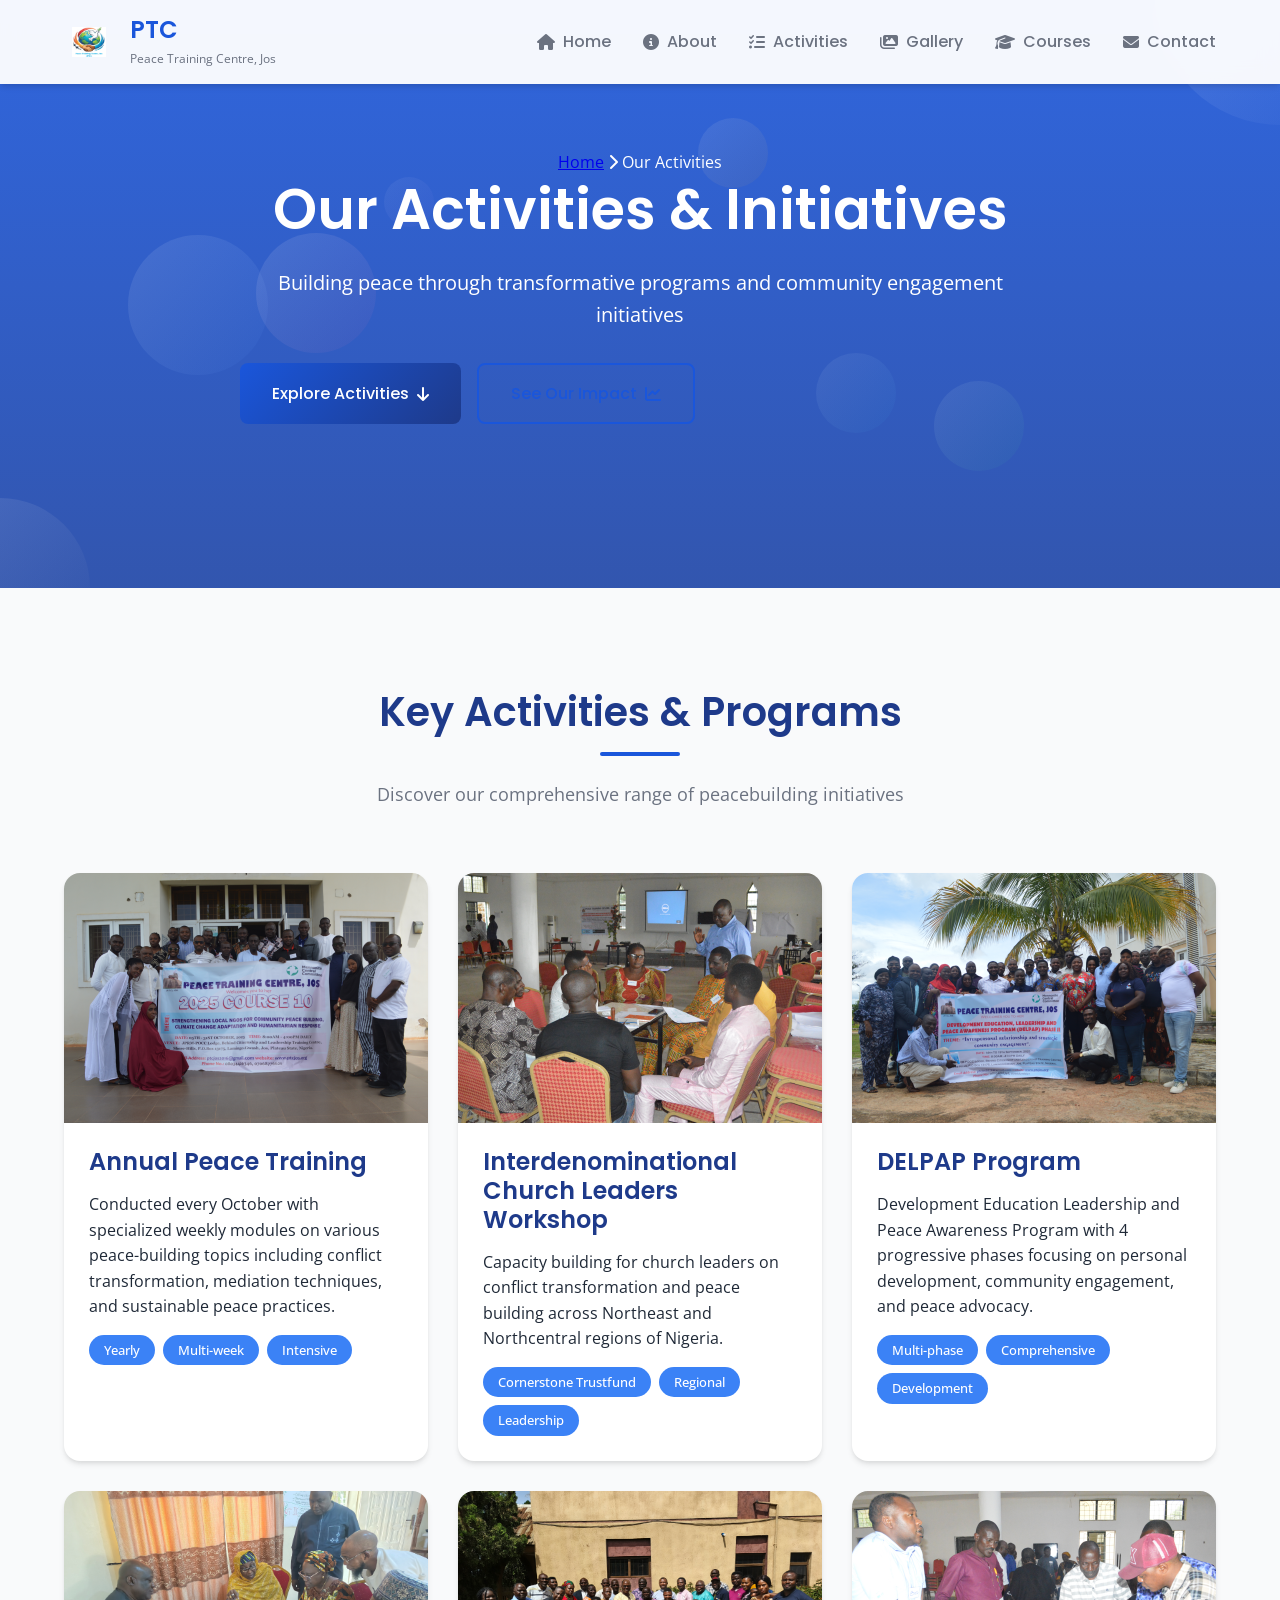
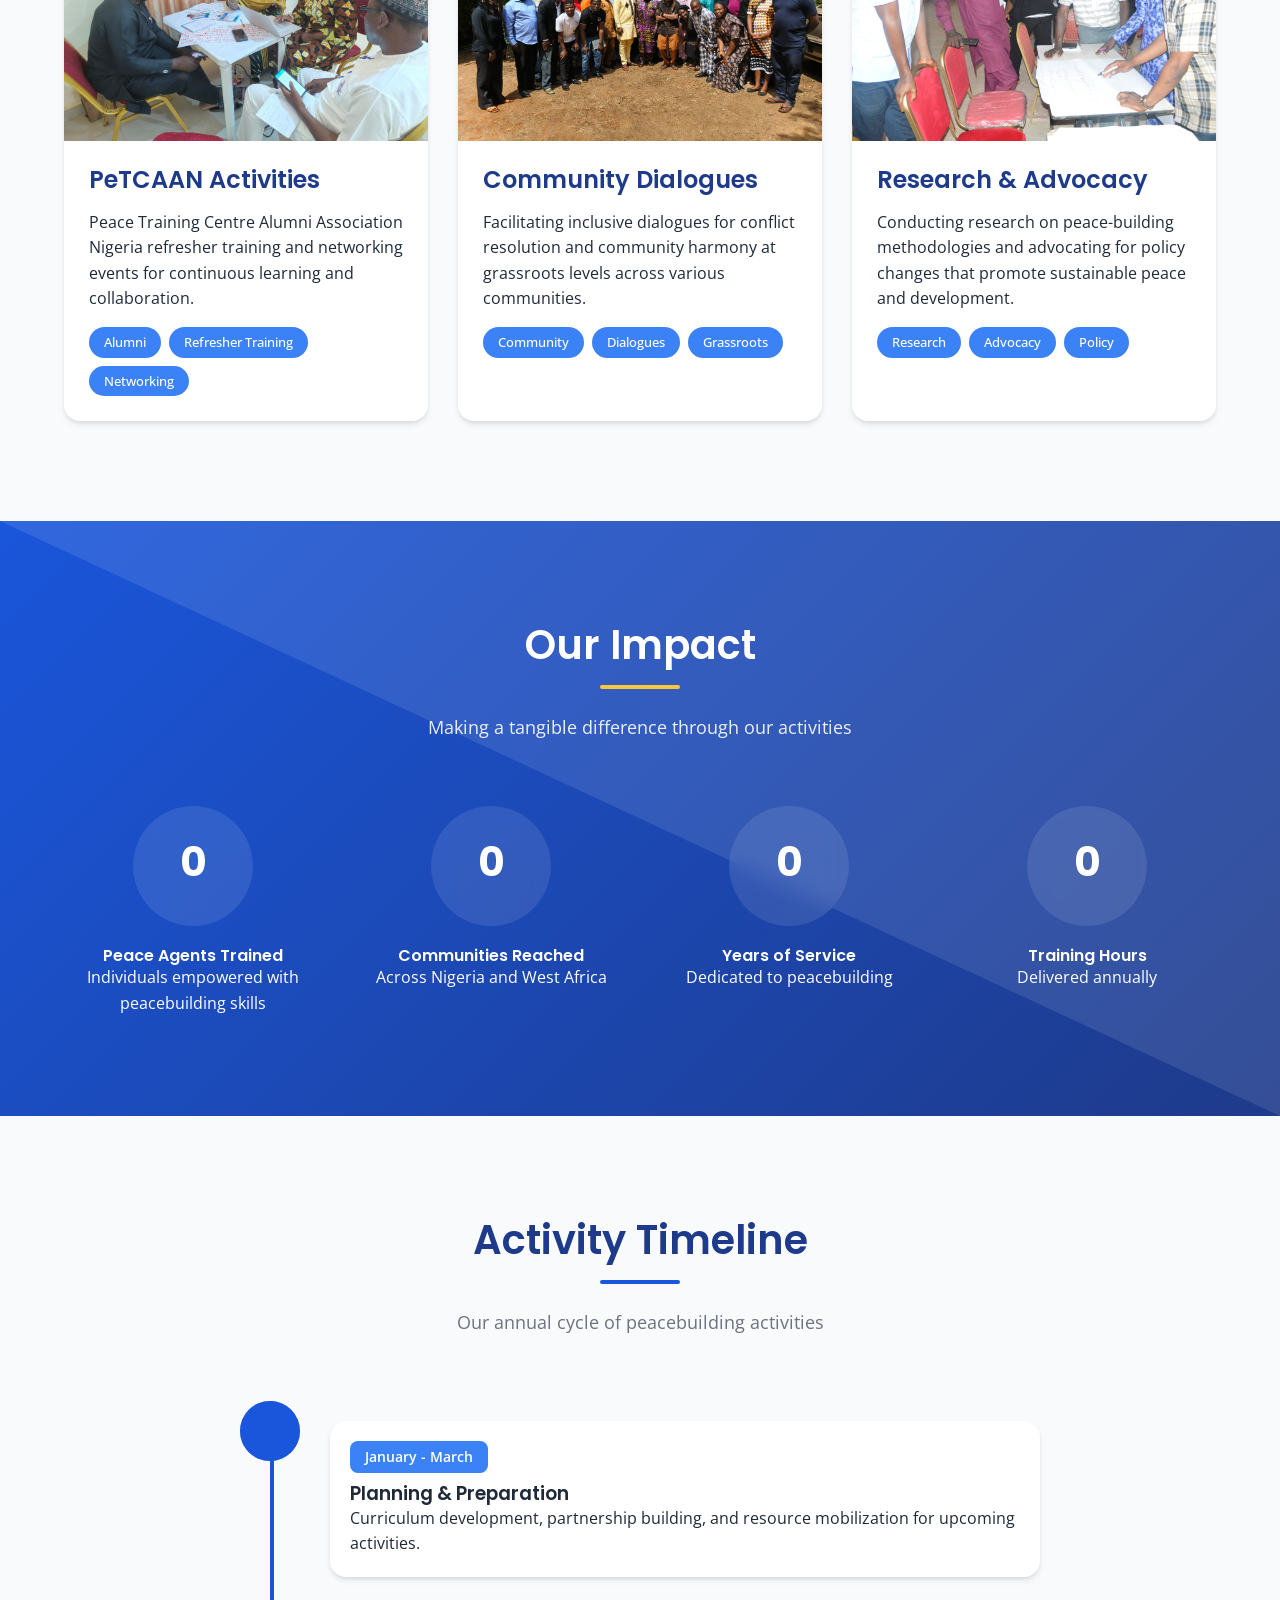
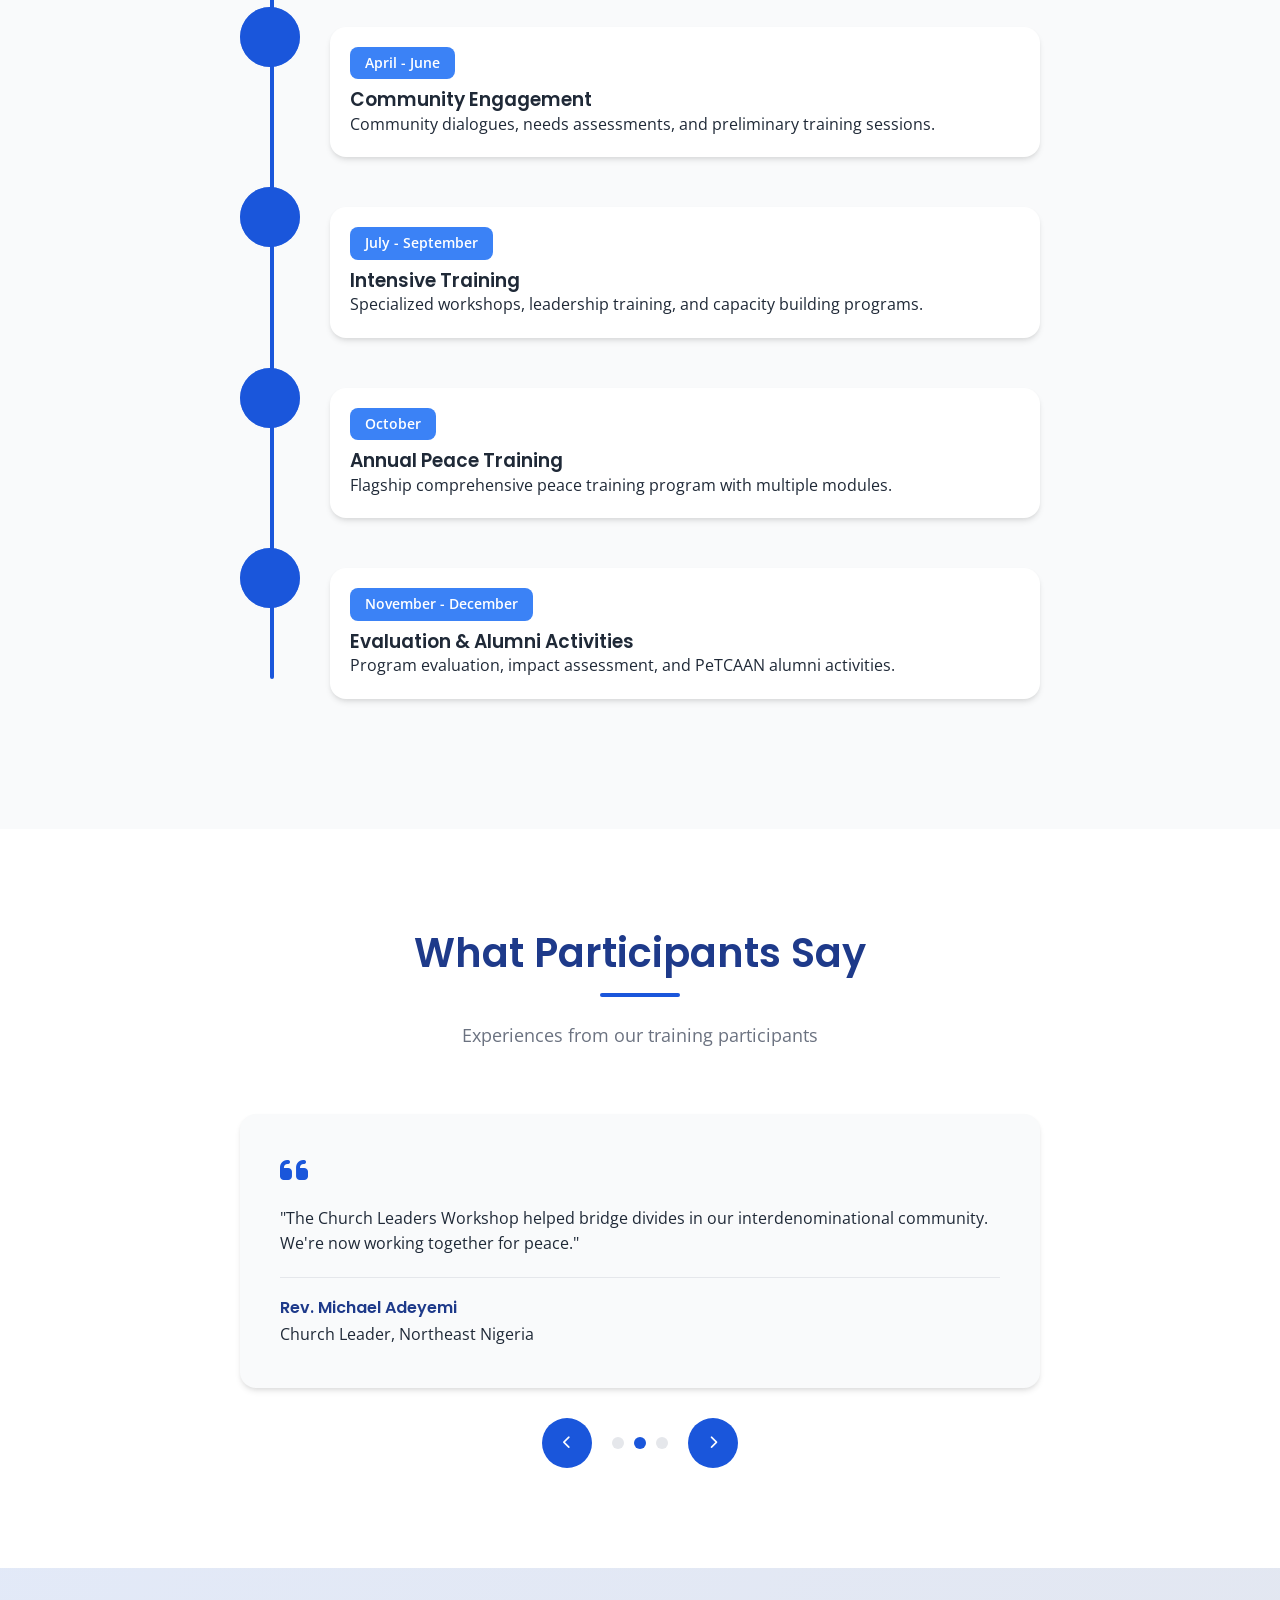
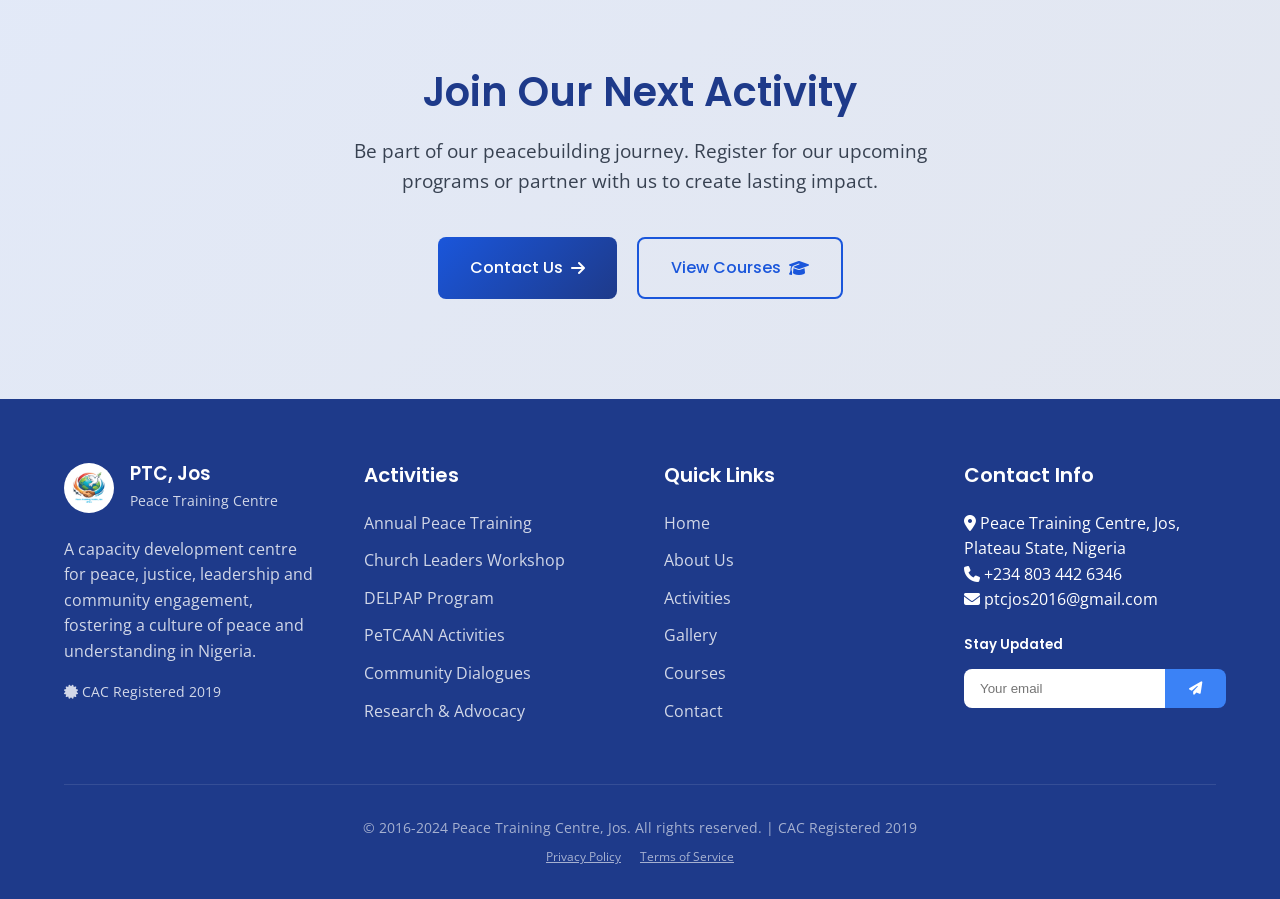
<file: ptc-website/activities.html>
<!DOCTYPE html>
<html lang="en">
<head>
    <meta charset="UTF-8">
    <meta name="viewport" content="width=device-width, initial-scale=1.0">
    <title>Our Activities - Peace Training Centre, Jos</title>
    <link rel="stylesheet" href="https://cdnjs.cloudflare.com/ajax/libs/font-awesome/6.4.0/css/all.min.css">
    <link href="https://fonts.googleapis.com/css2?family=Poppins:wght@300;400;500;600;700;800&family=Open+Sans:wght@400;500;600&display=swap" rel="stylesheet">
    <link rel="stylesheet" href="style.css">
    <link rel="stylesheet" href="activities.css">
</head>
<body>
    <!-- Preloader -->
    <div class="preloader">
        <div class="preloader-content">
            <div class="peace-symbol">☮</div>
            <div class="loading-text">Loading Activities...</div>
            <div class="loading-bar">
                <div class="loading-progress"></div>
            </div>
        </div>
    </div>

    <!-- Navigation -->
    <nav class="navbar">
        <div class="container">
            <div class="nav-container">
                <!-- Logo -->
                <a href="index.html" class="logo">
                    <div class="logo-img">
                        <img src="Images/PTC_Logo.jpeg" alt="PTC Logo" id="logo-img">
                    </div>
                    <div class="logo-text">
                        <h1>PTC</h1>
                        <p>Peace Training Centre, Jos</p>
                    </div>
                </a>

                <!-- Desktop Menu -->
                <div class="nav-menu">
                    <a href="index.html" class="nav-link">
                        <i class="fas fa-home"></i> Home
                    </a>
                    <a href="about.html" class="nav-link">
                        <i class="fas fa-info-circle"></i> About
                    </a>
                    <a href="activities.html" class="nav-link active">
                        <i class="fas fa-tasks"></i> Activities
                    </a>
                    <a href="gallery.html" class="nav-link">
                        <i class="fas fa-images"></i> Gallery
                    </a>
                    <a href="courses.html" class="nav-link">
                        <i class="fas fa-graduation-cap"></i> Courses
                    </a>
                    <a href="contact.html" class="nav-link">
                        <i class="fas fa-envelope"></i> Contact
                    </a>
                </div>

                <!-- Mobile Menu Button -->
                <button class="mobile-menu-btn">
                    <i class="fas fa-bars"></i>
                </button>
            </div>
        </div>

        <!-- Mobile Menu -->
        <div class="mobile-menu">
            <div class="mobile-menu-content">
                <a href="index.html" class="mobile-nav-link">
                    <i class="fas fa-home"></i> Home
                </a>
                <a href="about.html" class="mobile-nav-link">
                    <i class="fas fa-info-circle"></i> About
                </a>
                <a href="activities.html" class="mobile-nav-link active">
                    <i class="fas fa-tasks"></i> Activities
                </a>
                <a href="gallery.html" class="mobile-nav-link">
                    <i class="fas fa-images"></i> Gallery
                </a>
                <a href="courses.html" class="mobile-nav-link">
                    <i class="fas fa-graduation-cap"></i> Courses
                </a>
                <a href="contact.html" class="mobile-nav-link">
                    <i class="fas fa-envelope"></i> Contact
                </a>
            </div>
        </div>
    </nav>

    <!-- Activities Hero Section -->
    <section class="activities-hero">
        <div class="container">
            <div class="activities-hero-content">
                <div class="breadcrumb">
                    <a href="index.html">Home</a>
                    <i class="fas fa-chevron-right"></i>
                    <span>Our Activities</span>
                </div>
                <h1 class="activities-hero-title">Our Activities & Initiatives</h1>
                <p class="activities-hero-subtitle">
                    Building peace through transformative programs and community engagement initiatives
                </p>
                <div class="hero-buttons">
                    <a href="#activities-grid" class="btn btn-primary">
                        <span>Explore Activities</span>
                        <i class="fas fa-arrow-down"></i>
                    </a>
                    <a href="#impact" class="btn btn-secondary">
                        <span>See Our Impact</span>
                        <i class="fas fa-chart-line"></i>
                    </a>
                </div>
            </div>
        </div>
        
        <!-- FAST Bubbles Animation -->
        <div class="hero-shapes">
            <div class="shape shape-1"></div>
            <div class="shape shape-2"></div>
            <div class="shape shape-3"></div>
            <div class="shape shape-4"></div>
            <div class="shape shape-5"></div>
            <div class="shape shape-6"></div>
            <div class="shape shape-7"></div>
            <div class="shape shape-8"></div>
        </div>
    </section>

    <!-- Activities Grid Section -->
    <section id="activities-grid" class="activities-grid-section">
        <div class="container">
            <div class="section-header">
                <h2 class="section-title">Key Activities & Programs</h2>
                <div class="section-divider"></div>
                <p class="section-subtitle">
                    Discover our comprehensive range of peacebuilding initiatives
                </p>
            </div>
            
            <div class="activities-container">
                <!-- Annual Peace Training -->
                <div class="activity-card animate-on-scroll" data-delay="0">
                    <div class="activity-image">
                        <img src="Images/Annual-Peace.JPG" alt="Annual Peace Training" loading="lazy">
                        <div class="activity-overlay">
                            <div class="overlay-content">
                                <h4>Annual Peace Training</h4>
                                <p>October every year</p>
                            </div>
                        </div>
                    </div>
                    <div class="activity-content">
                        <h3>Annual Peace Training</h3>
                        <p>Conducted every October with specialized weekly modules on various peace-building topics including conflict transformation, mediation techniques, and sustainable peace practices.</p>
                        <div class="activity-tags">
                            <span class="tag">Yearly</span>
                            <span class="tag">Multi-week</span>
                            <span class="tag">Intensive</span>
                        </div>
                    </div>
                </div>
                
                <!-- Church Leaders Workshop -->
                <div class="activity-card animate-on-scroll" data-delay="100">
                    <div class="activity-image">
                        <img src="Images/Church Leaders Workshop.JPG" alt="Church Leaders Workshop" loading="lazy">
                        <div class="activity-overlay">
                            <div class="overlay-content">
                                <h4>Church Leaders Workshop</h4>
                                <p>Northeast & Northcentral</p>
                            </div>
                        </div>
                    </div>
                    <div class="activity-content">
                        <h3>Interdenominational Church Leaders Workshop</h3>
                        <p>Capacity building for church leaders on conflict transformation and peace building across Northeast and Northcentral regions of Nigeria.</p>
                        <div class="activity-tags">
                            <span class="tag">Cornerstone Trustfund</span>
                            <span class="tag">Regional</span>
                            <span class="tag">Leadership</span>
                        </div>
                    </div>
                </div>
                
                <!-- DELPAP Program -->
                <div class="activity-card animate-on-scroll" data-delay="200">
                    <div class="activity-image">
                        <img src="Images/DELPAP Program.JPG" alt="DELPAP Program" loading="lazy">
                        <div class="activity-overlay">
                            <div class="overlay-content">
                                <h4>DELPAP Program</h4>
                                <p>4-Phase Program</p>
                            </div>
                        </div>
                    </div>
                    <div class="activity-content">
                        <h3>DELPAP Program</h3>
                        <p>Development Education Leadership and Peace Awareness Program with 4 progressive phases focusing on personal development, community engagement, and peace advocacy.</p>
                        <div class="activity-tags">
                            <span class="tag">Multi-phase</span>
                            <span class="tag">Comprehensive</span>
                            <span class="tag">Development</span>
                        </div>
                    </div>
                </div>
                
                <!-- PeTCAAN Activities -->
                <div class="activity-card animate-on-scroll" data-delay="300">
                    <div class="activity-image">
                        <img src="Images/PeTCAAN Activities.jpg" alt="PeTCAAN Activities" loading="lazy">
                        <div class="activity-overlay">
                            <div class="overlay-content">
                                <h4>PeTCAAN Activities</h4>
                                <p>Alumni Network</p>
                            </div>
                        </div>
                    </div>
                    <div class="activity-content">
                        <h3>PeTCAAN Activities</h3>
                        <p>Peace Training Centre Alumni Association Nigeria refresher training and networking events for continuous learning and collaboration.</p>
                        <div class="activity-tags">
                            <span class="tag">Alumni</span>
                            <span class="tag">Refresher Training</span>
                            <span class="tag">Networking</span>
                        </div>
                    </div>
                </div>
                
                <!-- Community Dialogues -->
                <div class="activity-card animate-on-scroll" data-delay="400">
                    <div class="activity-image">
                        <img src="Images/Community Dialogues.jpg" alt="Community Dialogues" loading="lazy">
                        <div class="activity-overlay">
                            <div class="overlay-content">
                                <h4>Community Dialogues</h4>
                                <p>Ongoing Initiatives</p>
                            </div>
                        </div>
                    </div>
                    <div class="activity-content">
                        <h3>Community Dialogues</h3>
                        <p>Facilitating inclusive dialogues for conflict resolution and community harmony at grassroots levels across various communities.</p>
                        <div class="activity-tags">
                            <span class="tag">Community</span>
                            <span class="tag">Dialogues</span>
                            <span class="tag">Grassroots</span>
                        </div>
                    </div>
                </div>
                
                <!-- Research & Advocacy -->
                <div class="activity-card animate-on-scroll" data-delay="500">
                    <div class="activity-image">
                        <img src="Images/Research & Advocacy.JPG" alt="Research & Advocacy" loading="lazy">
                        <div class="activity-overlay">
                            <div class="overlay-content">
                                <h4>Research & Advocacy</h4>
                                <p>Continuous Work</p>
                            </div>
                        </div>
                    </div>
                    <div class="activity-content">
                        <h3>Research & Advocacy</h3>
                        <p>Conducting research on peace-building methodologies and advocating for policy changes that promote sustainable peace and development.</p>
                        <div class="activity-tags">
                            <span class="tag">Research</span>
                            <span class="tag">Advocacy</span>
                            <span class="tag">Policy</span>
                        </div>
                    </div>
                </div>
            </div>
        </div>
    </section>

    <!-- Impact Stats Section -->
    <section id="impact" class="impact-stats-section">
        <div class="container">
            <div class="section-header">
                <h2 class="section-title" style="color: white;">Our Impact</h2>
                <div class="section-divider" style="background: #fbbf24;"></div>
                <p class="section-subtitle" style="color: rgba(255, 255, 255, 0.9);">
                    Making a tangible difference through our activities
                </p>
            </div>
            
            <div class="impact-stats-grid">
                <div class="impact-stat animate-on-scroll" data-delay="0">
                    <div class="stat-circle">
                        <span class="stat-number" data-count="500">0</span>
                    </div>
                    <h4>Peace Agents Trained</h4>
                    <p>Individuals empowered with peacebuilding skills</p>
                </div>
                
                <div class="impact-stat animate-on-scroll" data-delay="200">
                    <div class="stat-circle">
                        <span class="stat-number" data-count="50">0</span>
                    </div>
                    <h4>Communities Reached</h4>
                    <p>Across Nigeria and West Africa</p>
                </div>
                
                <div class="impact-stat animate-on-scroll" data-delay="400">
                    <div class="stat-circle">
                        <span class="stat-number" data-count="8">0</span>
                    </div>
                    <h4>Years of Service</h4>
                    <p>Dedicated to peacebuilding</p>
                </div>
                
                <div class="impact-stat animate-on-scroll" data-delay="600">
                    <div class="stat-circle">
                        <span class="stat-number" data-count="1000">0</span>
                    </div>
                    <h4>Training Hours</h4>
                    <p>Delivered annually</p>
                </div>
            </div>
        </div>
    </section>

    <!-- Timeline Section -->
    <section class="activity-timeline-section">
        <div class="container">
            <div class="section-header">
                <h2 class="section-title">Activity Timeline</h2>
                <div class="section-divider"></div>
                <p class="section-subtitle">
                    Our annual cycle of peacebuilding activities
                </p>
            </div>
            
            <div class="timeline">
                <div class="timeline-item animate-on-scroll" data-delay="0">
                    <div class="timeline-dot pulse-animation"></div>
                    <div class="timeline-content">
                        <span class="timeline-month">January - March</span>
                        <h3>Planning & Preparation</h3>
                        <p>Curriculum development, partnership building, and resource mobilization for upcoming activities.</p>
                    </div>
                </div>
                
                <div class="timeline-item animate-on-scroll" data-delay="100">
                    <div class="timeline-dot pulse-animation"></div>
                    <div class="timeline-content">
                        <span class="timeline-month">April - June</span>
                        <h3>Community Engagement</h3>
                        <p>Community dialogues, needs assessments, and preliminary training sessions.</p>
                    </div>
                </div>
                
                <div class="timeline-item animate-on-scroll" data-delay="200">
                    <div class="timeline-dot pulse-animation"></div>
                    <div class="timeline-content">
                        <span class="timeline-month">July - September</span>
                        <h3>Intensive Training</h3>
                        <p>Specialized workshops, leadership training, and capacity building programs.</p>
                    </div>
                </div>
                
                <div class="timeline-item animate-on-scroll" data-delay="300">
                    <div class="timeline-dot pulse-animation"></div>
                    <div class="timeline-content">
                        <span class="timeline-month">October</span>
                        <h3>Annual Peace Training</h3>
                        <p>Flagship comprehensive peace training program with multiple modules.</p>
                    </div>
                </div>
                
                <div class="timeline-item animate-on-scroll" data-delay="400">
                    <div class="timeline-dot pulse-animation"></div>
                    <div class="timeline-content">
                        <span class="timeline-month">November - December</span>
                        <h3>Evaluation & Alumni Activities</h3>
                        <p>Program evaluation, impact assessment, and PeTCAAN alumni activities.</p>
                    </div>
                </div>
            </div>
        </div>
    </section>

    <!-- Testimonials Section -->
    <section class="activity-testimonials">
        <div class="container">
            <div class="section-header">
                <h2 class="section-title">What Participants Say</h2>
                <div class="section-divider"></div>
                <p class="section-subtitle">
                    Experiences from our training participants
                </p>
            </div>
            
            <div class="testimonials-slider">
                <div class="testimonial-slide active">
                    <div class="testimonial-content">
                        <i class="fas fa-quote-left"></i>
                        <p>"The Annual Peace Training transformed my approach to conflict resolution. The practical skills I gained have been invaluable in my community work."</p>
                        <div class="testimonial-author">
                            <h4>Sarah Johnson</h4>
                            <p>Community Leader, 2023 Participant</p>
                        </div>
                    </div>
                </div>
                
                <div class="testimonial-slide">
                    <div class="testimonial-content">
                        <i class="fas fa-quote-left"></i>
                        <p>"The Church Leaders Workshop helped bridge divides in our interdenominational community. We're now working together for peace."</p>
                        <div class="testimonial-author">
                            <h4>Rev. Michael Adeyemi</h4>
                            <p>Church Leader, Northeast Nigeria</p>
                        </div>
                    </div>
                </div>
                
                <div class="testimonial-slide">
                    <div class="testimonial-content">
                        <i class="fas fa-quote-left"></i>
                        <p>"DELPAP changed my life. The 4-phase program gave me the confidence and skills to become a peace advocate in my community."</p>
                        <div class="testimonial-author">
                            <h4>Amina Bello</h4>
                            <p>Youth Leader, DELPAP Graduate</p>
                        </div>
                    </div>
                </div>
                
                <div class="slider-controls">
                    <button class="slider-prev"><i class="fas fa-chevron-left"></i></button>
                    <div class="slider-dots">
                        <span class="dot active"></span>
                        <span class="dot"></span>
                        <span class="dot"></span>
                    </div>
                    <button class="slider-next"><i class="fas fa-chevron-right"></i></button>
                </div>
            </div>
        </div>
    </section>

    <!-- CTA Section -->
    <section class="activity-cta">
        <div class="container">
            <div class="cta-content">
                <h2>Join Our Next Activity</h2>
                <p>Be part of our peacebuilding journey. Register for our upcoming programs or partner with us to create lasting impact.</p>
                <div class="cta-buttons">
                    <a href="contact.html" class="btn btn-primary">
                        <span>Contact Us</span>
                        <i class="fas fa-arrow-right"></i>
                    </a>
                    <a href="courses.html" class="btn btn-secondary">
                        <span>View Courses</span>
                        <i class="fas fa-graduation-cap"></i>
                    </a>
                </div>
            </div>
        </div>
    </section>

    <!-- Footer -->
    <footer class="footer">
        <div class="container">
            <div class="footer-grid">
                <div class="footer-col">
                    <div class="footer-logo">
                        <div class="logo-img">
                            <img src="Images/PTC_Logo.jpeg" alt="PTC Logo" id="logo-img">
                        </div>
                        <div class="logo-text">
                            <h3>PTC, Jos</h3>
                            <p>Peace Training Centre</p>
                        </div>
                    </div>
                    <p class="footer-description">
                        A capacity development centre for peace, justice, leadership and community engagement, fostering a culture of peace and understanding in Nigeria.
                    </p>
                    <p style="margin-top: 1rem; color: rgba(255, 255, 255, 0.8); font-size: 0.875rem;">
                        <i class="fas fa-certificate"></i> CAC Registered 2019
                    </p>
                </div>
                
                <div class="footer-col">
                    <h4>Activities</h4>
                    <ul class="footer-links">
                        <li><a href="activities.html#activities-grid">Annual Peace Training</a></li>
                        <li><a href="activities.html#activities-grid">Church Leaders Workshop</a></li>
                        <li><a href="activities.html#activities-grid">DELPAP Program</a></li>
                        <li><a href="activities.html#activities-grid">PeTCAAN Activities</a></li>
                        <li><a href="activities.html#activities-grid">Community Dialogues</a></li>
                        <li><a href="activities.html#activities-grid">Research & Advocacy</a></li>
                    </ul>
                </div>
                
                <div class="footer-col">
                    <h4>Quick Links</h4>
                    <ul class="footer-links">
                        <li><a href="index.html">Home</a></li>
                        <li><a href="about.html">About Us</a></li>
                        <li><a href="activities.html">Activities</a></li>
                        <li><a href="gallery.html">Gallery</a></li>
                        <li><a href="courses.html">Courses</a></li>
                        <li><a href="contact.html">Contact</a></li>
                    </ul>
                </div>
                
                <div class="footer-col">
                    <h4>Contact Info</h4>
                    <p><i class="fas fa-map-marker-alt"></i> Peace Training Centre, Jos, Plateau State, Nigeria</p>
                    <p><i class="fas fa-phone"></i> +234 803 442 6346</p>
                    <p><i class="fas fa-envelope"></i> ptcjos2016@gmail.com</p>
                    
                    <!-- Newsletter -->
                    <div class="newsletter" style="margin-top: 1.5rem;">
                        <h5>Stay Updated</h5>
                        <div class="newsletter-form">
                            <input type="email" placeholder="Your email" id="newsletter-email">
                            <button type="submit">
                                <i class="fas fa-paper-plane"></i>
                            </button>
                        </div>
                    </div>
                </div>
            </div>
            
            <div class="footer-bottom">
                <p>&copy; 2016-2024 Peace Training Centre, Jos. All rights reserved. | CAC Registered 2019</p>
                <p style="margin-top: 0.5rem; font-size: 0.75rem;">
                    <a href="#" style="color: rgba(255, 255, 255, 0.6); margin-right: 1rem;">Privacy Policy</a>
                    <a href="#" style="color: rgba(255, 255, 255, 0.6);">Terms of Service</a>
                </p>
            </div>
        </div>
    </footer>

    <!-- Back to Top Button -->
    <button class="back-to-top">
        <i class="fas fa-chevron-up"></i>
    </button>

    <script src="script.js"></script>
    <script src="activities.js"></script>
</body>
</html>
</file>
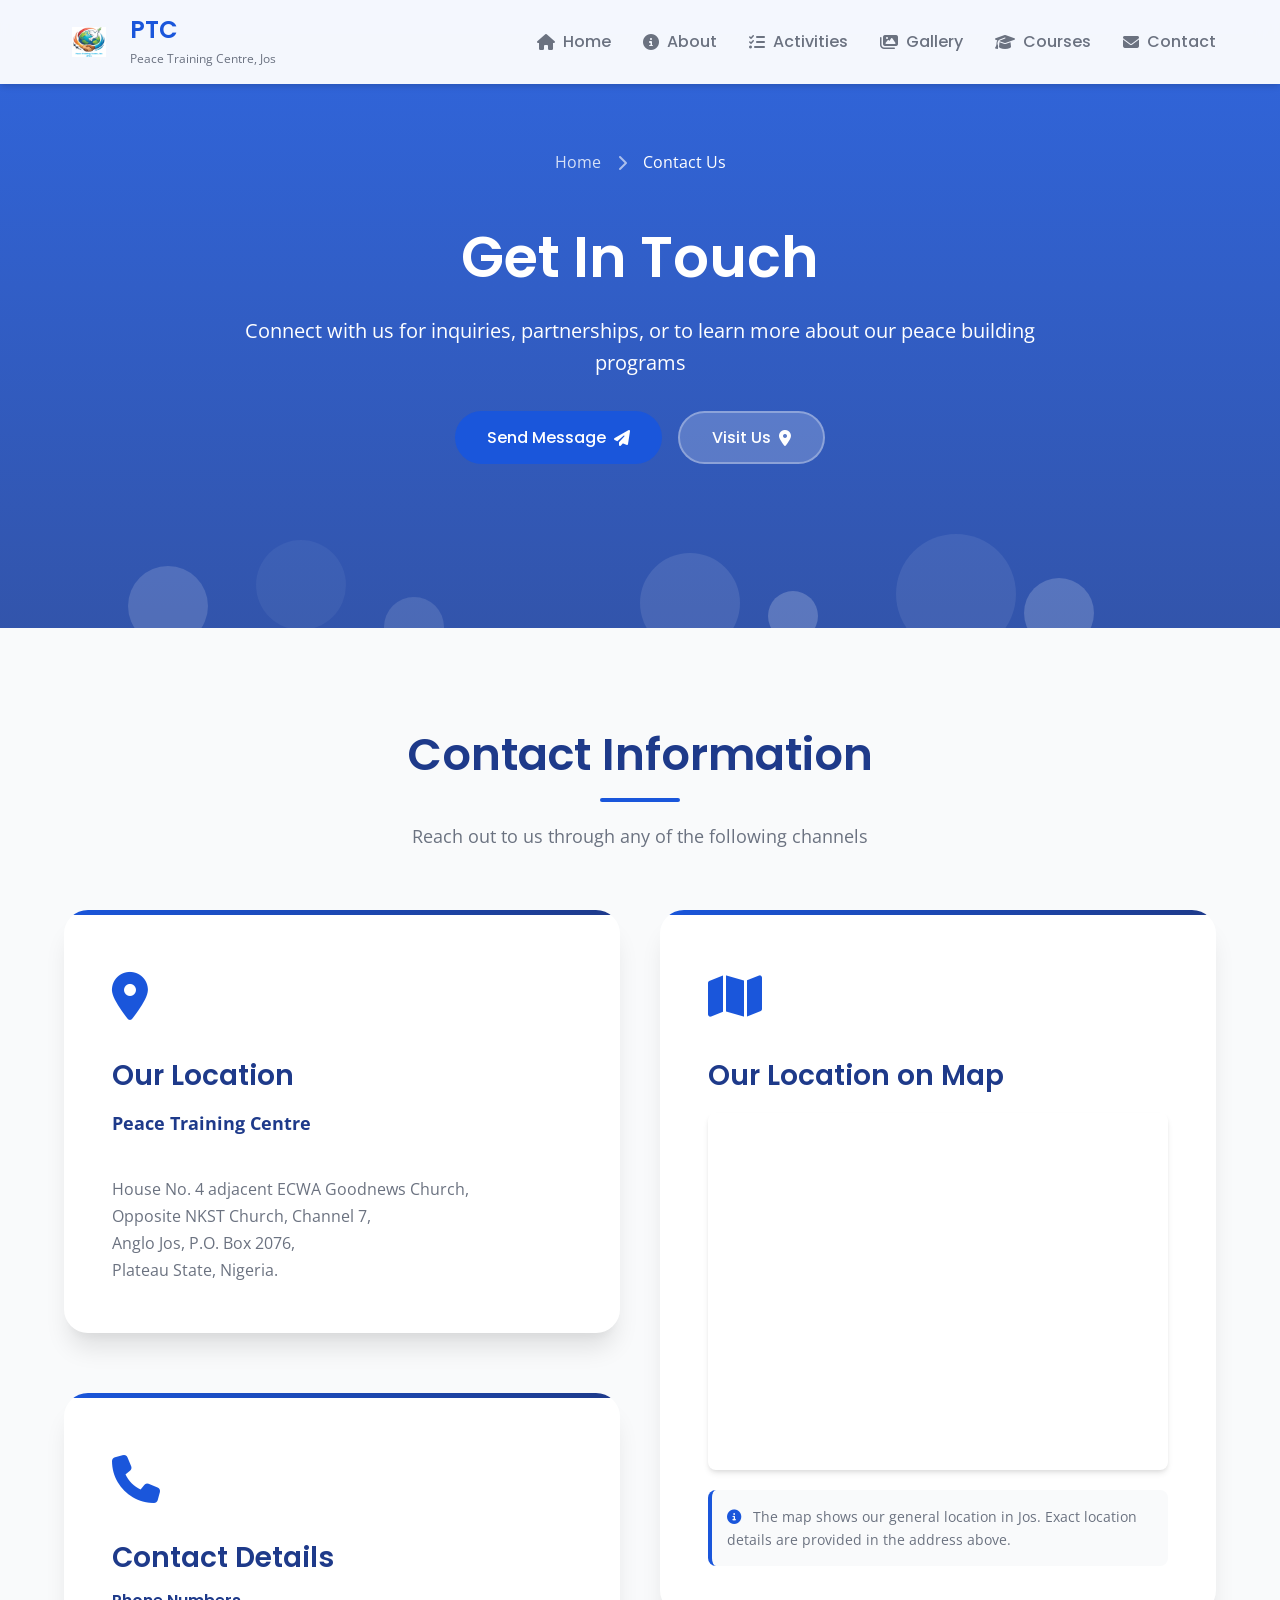
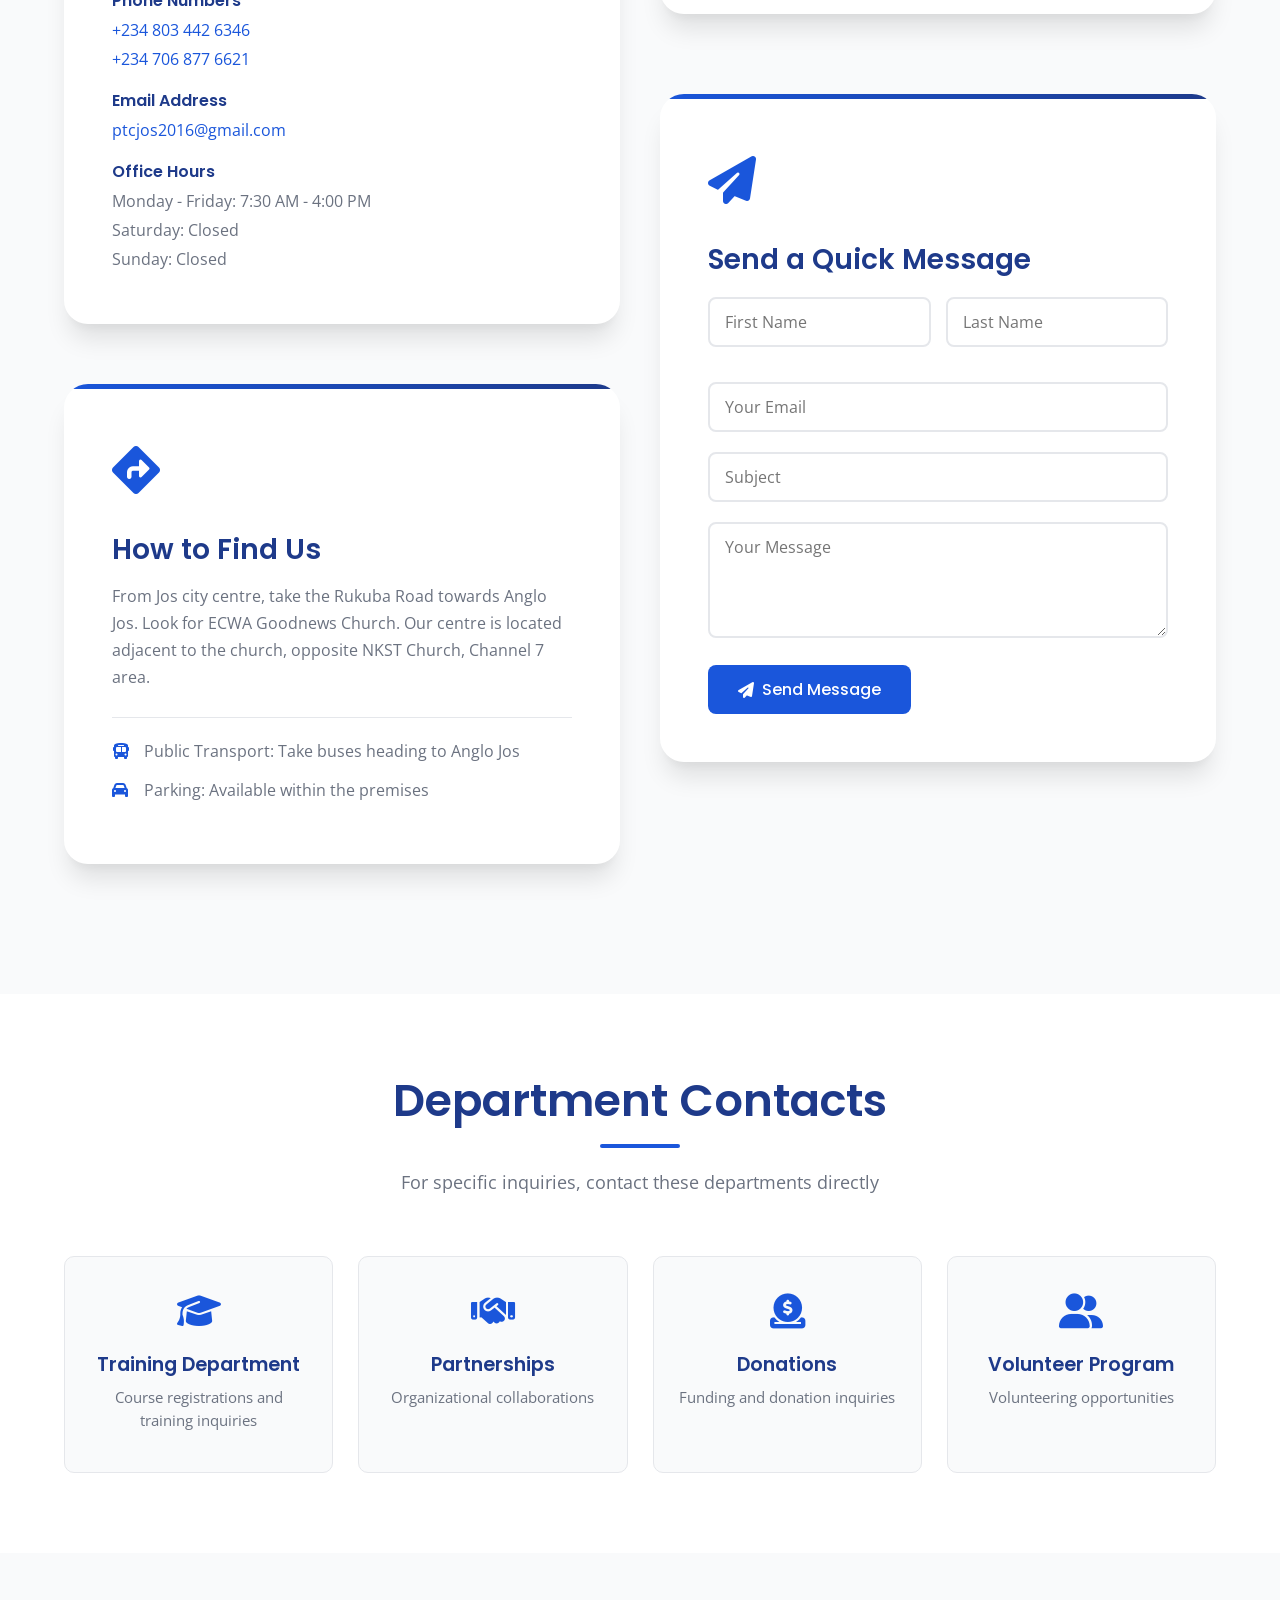
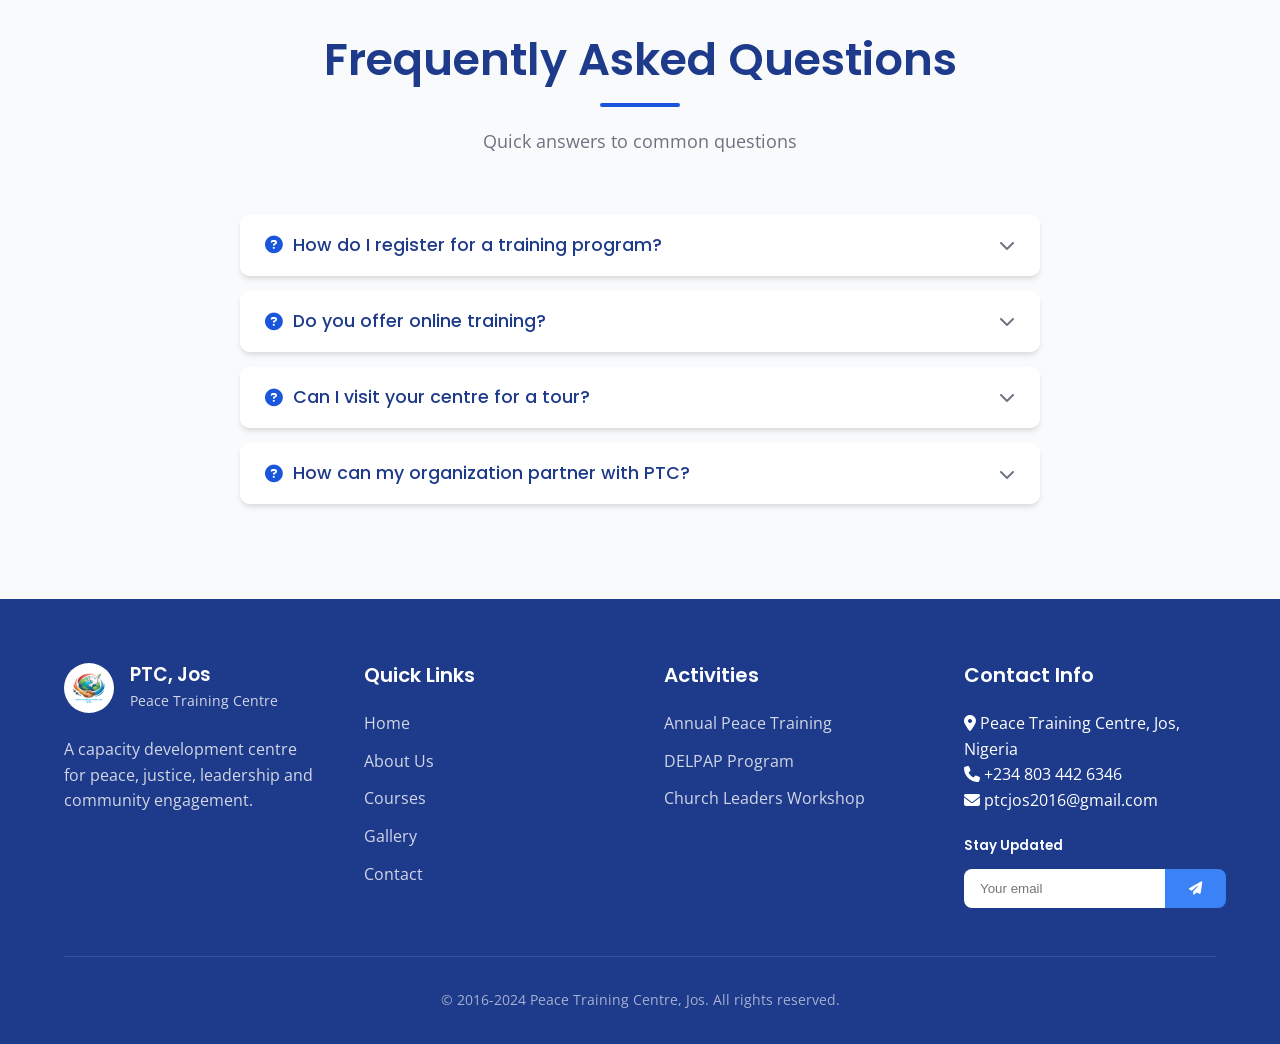
<file: ptc-website/contact.html>
<!DOCTYPE html>
<html lang="en">
<head>
    <meta charset="UTF-8">
    <meta name="viewport" content="width=device-width, initial-scale=1.0">
    <title>Contact Us | Peace Training Centre, Jos</title>
    <link rel="stylesheet" href="https://cdnjs.cloudflare.com/ajax/libs/font-awesome/6.4.0/css/all.min.css">
    <link href="https://fonts.googleapis.com/css2?family=Poppins:wght@300;400;500;600;700;800&family=Open+Sans:wght@400;500;600&display=swap" rel="stylesheet">
    <link rel="stylesheet" href="style.css">
    <link rel="stylesheet" href="contact.css">
</head>
<body>
    <!-- Preloader -->
    <div class="preloader">
        <div class="preloader-content">
            <div class="peace-symbol">☮</div>
            <div class="loading-text">Loading Peace...</div>
            <div class="loading-bar">
                <div class="loading-progress"></div>
            </div>
        </div>
    </div>

    <!-- Navigation -->
    <nav class="navbar">
        <div class="container">
            <div class="nav-container">
                <a href="index.html" class="logo">
                    <div class="logo-img">
                        <img src="Images/PTC_Logo.jpeg" alt="PTC Logo" id="logo-img">
                    </div>
                    <div class="logo-text">
                        <h1>PTC</h1>
                        <p>Peace Training Centre, Jos</p>
                    </div>
                </a>

                <div class="nav-menu">
                    <a href="index.html" class="nav-link"><i class="fas fa-home"></i> Home</a>
                    <a href="about.html" class="nav-link"><i class="fas fa-info-circle"></i> About</a>
                    <a href="activities.html" class="nav-link"><i class="fas fa-tasks"></i> Activities</a>
                    <a href="gallery.html" class="nav-link"><i class="fas fa-images"></i> Gallery</a>
                    <a href="courses.html" class="nav-link"><i class="fas fa-graduation-cap"></i> Courses</a>
                    <a href="contact.html" class="nav-link active"><i class="fas fa-envelope"></i> Contact</a>
                </div>

                <button class="mobile-menu-btn">
                    <i class="fas fa-bars"></i>
                </button>
            </div>
        </div>

        <div class="mobile-menu">
            <div class="mobile-menu-content">
                <a href="index.html" class="mobile-nav-link"><i class="fas fa-home"></i> Home</a>
                <a href="about.html" class="mobile-nav-link"><i class="fas fa-info-circle"></i> About</a>
                <a href="activities.html" class="mobile-nav-link"><i class="fas fa-tasks"></i> Activities</a>
                <a href="gallery.html" class="mobile-nav-link"><i class="fas fa-images"></i> Gallery</a>
                <a href="courses.html" class="mobile-nav-link"><i class="fas fa-graduation-cap"></i> Courses</a>
                <a href="contact.html" class="mobile-nav-link active"><i class="fas fa-envelope"></i> Contact</a>
            </div>
        </div>
    </nav>

    <!-- Contact Hero Section -->
    <section class="contact-hero">
        <div class="container">
            <div class="contact-hero-content">
                <div class="breadcrumb">
                    <a href="index.html">Home</a>
                    <i class="fas fa-chevron-right"></i>
                    <span>Contact Us</span>
                </div>
                <h1 class="contact-hero-title">Get In Touch</h1>
                <p class="contact-hero-subtitle">
                    Connect with us for inquiries, partnerships, or to learn more about our peace building programs
                </p>
                <div class="hero-buttons">
                    <a href="#contact-form" class="btn btn-primary">
                        <span>Send Message</span>
                        <i class="fas fa-paper-plane"></i>
                    </a>
                    <a href="#map" class="btn btn-secondary">
                        <span>Visit Us</span>
                        <i class="fas fa-map-marker-alt"></i>
                    </a>
                </div>
            </div>
        </div>
        
        <div class="hero-shapes">
            <div class="shape shape-1"></div>
            <div class="shape shape-2"></div>
            <div class="shape shape-3"></div>
            <div class="shape shape-4"></div>
            <div class="shape shape-5"></div>
            <div class="shape shape-6"></div>
            <div class="shape shape-7"></div>
        </div>
    </section>

    <!-- Main Contact Section -->
    <section class="main-contact-section">
        <div class="container">
            <div class="section-header">
                <h2 class="section-title">Contact Information</h2>
                <div class="section-divider"></div>
                <p class="section-subtitle">Reach out to us through any of the following channels</p>
            </div>
            
            <div class="contact-layout">
                <div class="contact-info-column">
                    <div class="contact-info-card mv-card">
                        <div class="mv-icon"><i class="fas fa-map-marker-alt"></i></div>
                        <h3>Our Location</h3>
                        <div class="contact-details">
                            <address>
                                <strong>Peace Training Centre</strong><br>
                                House No. 4 adjacent ECWA Goodnews Church,<br>
                                Opposite NKST Church, Channel 7,<br>
                                Anglo Jos, P.O. Box 2076,<br>
                                Plateau State, Nigeria.
                            </address>
                        </div>
                    </div>

                    <div class="contact-info-card mv-card">
                        <div class="mv-icon"><i class="fas fa-phone"></i></div>
                        <h3>Contact Details</h3>
                        <div class="contact-details">
                            <div class="contact-item">
                                <div>
                                    <h4>Phone Numbers</h4>
                                    <p><a href="tel:+2348034426346">+234 803 442 6346</a></p>
                                    <p><a href="tel:+2347068776621">+234 706 877 6621</a></p>
                                </div>
                            </div>
                            <div class="contact-item">
                                <div>
                                    <h4>Email Address</h4>
                                    <p><a href="ptcjos2016@gmail.com">ptcjos2016@gmail.com</a></p>
                                </div>
                            </div>
                            <div class="contact-item">
                                <div>
                                    <h4>Office Hours</h4>
                                    <p>Monday - Friday: 7:30 AM - 4:00 PM</p>
                                    <p>Saturday: Closed</p>
                                    <p>Sunday: Closed</p>
                                </div>
                            </div>
                        </div>
                    </div>

                    <div class="contact-info-card mv-card">
                        <div class="mv-icon"><i class="fas fa-directions"></i></div>
                        <h3>How to Find Us</h3>
                        <div class="contact-details">
                            <p>From Jos city centre, take the Rukuba Road towards Anglo Jos. Look for ECWA Goodnews Church. Our centre is located adjacent to the church, opposite NKST Church, Channel 7 area.</p>
                            <div class="transport-info">
                                <div class="transport-item"><i class="fas fa-bus"></i><span>Public Transport: Take buses heading to Anglo Jos</span></div>
                                <div class="transport-item"><i class="fas fa-car"></i><span>Parking: Available within the premises</span></div>
                            </div>
                        </div>
                    </div>
                </div>

                <div class="map-column">
                    <div id="map" class="map-container mv-card">
                        <div class="mv-icon"><i class="fas fa-map"></i></div>
                        <h3>Our Location on Map</h3>
                        <div class="map-wrapper">
                            <iframe src="https://www.google.com/maps/embed?pb=!4v1770297105546!6m8!1m7!1s6fI7oawgIAqgwpYVkE1CRQ!2m2!1d9.871883443087487!2d8.870587029546341!3f41.518177!4f0!5f0.7820865974627469" width="100%" height="350" style="border:0;" allowfullscreen="" loading="lazy"></iframe>
                        </div>
                        <div class="map-note">
                            <p><i class="fas fa-info-circle"></i> The map shows our general location in Jos. Exact location details are provided in the address above.</p>
                        </div>
                    </div>

                    <!-- CONTACT FORM - WORKING -->
                    <div id="contact-form" class="quick-form mv-card">
                        <div class="mv-icon"><i class="fas fa-paper-plane"></i></div>
                        <h3>Send a Quick Message</h3>
                        
                        <div id="form-status" style="display: none; padding: 15px; margin-bottom: 20px; border-radius: 8px;"></div>
                        
                        <form id="quickContactForm" class="contact-form">
                            <div class="form-row">
                                <div class="form-group">
                                    <input type="text" name="firstName" id="firstName" placeholder="First Name" required>
                                </div>
                                <div class="form-group">
                                    <input type="text" name="lastName" id="lastName" placeholder="Last Name" required>
                                </div>
                            </div>
                            <div class="form-group">
                                <input type="email" name="contactEmail" id="contactEmail" placeholder="Your Email" required>
                            </div>
                            <div class="form-group">
                                <input type="text" name="subject" id="subject" placeholder="Subject" required>
                            </div>
                            <div class="form-group">
                                <textarea name="contactMessage" id="contactMessage" placeholder="Your Message" rows="4" required></textarea>
                            </div>
                            <button type="submit" class="btn btn-primary">
                                <i class="fas fa-paper-plane"></i> Send Message
                            </button>
                        </form>
                    </div>
                </div>
            </div>
        </div>
    </section>

    <!-- Department Contacts -->
    <section class="departments-section">
        <div class="container">
            <div class="section-header">
                <h2 class="section-title">Department Contacts</h2>
                <div class="section-divider"></div>
                <p class="section-subtitle">For specific inquiries, contact these departments directly</p>
            </div>
            
            <div class="departments-grid">
                <div class="department-card">
                    <div class="department-icon"><i class="fas fa-graduation-cap"></i></div>
                    <h3>Training Department</h3>
                    <p>Course registrations and training inquiries</p>
                </div>
                <div class="department-card">
                    <div class="department-icon"><i class="fas fa-handshake"></i></div>
                    <h3>Partnerships</h3>
                    <p>Organizational collaborations</p>
                </div>
                <div class="department-card">
                    <div class="department-icon"><i class="fas fa-donate"></i></div>
                    <h3>Donations</h3>
                    <p>Funding and donation inquiries</p>
                </div>
                <div class="department-card">
                    <div class="department-icon"><i class="fas fa-user-friends"></i></div>
                    <h3>Volunteer Program</h3>
                    <p>Volunteering opportunities</p>
                </div>
            </div>
        </div>
    </section>

    <!-- FAQ Section -->
    <section class="faq-section">
        <div class="container">
            <div class="section-header">
                <h2 class="section-title">Frequently Asked Questions</h2>
                <div class="section-divider"></div>
                <p class="section-subtitle">Quick answers to common questions</p>
            </div>
            
            <div class="faq-grid">
                <div class="faq-item">
                    <div class="faq-question">
                        <h3><i class="fas fa-question-circle"></i> How do I register for a training program?</h3>
                        <i class="fas fa-chevron-down"></i>
                    </div>
                    <div class="faq-answer">
                        <p>Visit our Courses page for upcoming programs or contact our training department. We'll guide you through the registration process.</p>
                    </div>
                </div>
                <div class="faq-item">
                    <div class="faq-question">
                        <h3><i class="fas fa-question-circle"></i> Do you offer online training?</h3>
                        <i class="fas fa-chevron-down"></i>
                    </div>
                    <div class="faq-answer">
                        <p>Yes, we offer both in-person and online peace building courses.</p>
                    </div>
                </div>
                <div class="faq-item">
                    <div class="faq-question">
                        <h3><i class="fas fa-question-circle"></i> Can I visit your centre for a tour?</h3>
                        <i class="fas fa-chevron-down"></i>
                    </div>
                    <div class="faq-answer">
                        <p>Absolutely! Please contact us in advance to schedule a visit.</p>
                    </div>
                </div>
                <div class="faq-item">
                    <div class="faq-question">
                        <h3><i class="fas fa-question-circle"></i> How can my organization partner with PTC?</h3>
                        <i class="fas fa-chevron-down"></i>
                    </div>
                    <div class="faq-answer">
                        <p>Please contact our partnerships department to discuss potential collaboration opportunities.</p>
                    </div>
                </div>
            </div>
        </div>
    </section>

    <!-- Footer -->
    <footer class="footer">
        <div class="container">
            <div class="footer-grid">
                <div class="footer-col">
                    <div class="footer-logo">
                        <div class="logo-img"><img src="Images/PTC_Logo.jpeg" alt="PTC Logo"></div>
                        <div class="logo-text"><h3>PTC, Jos</h3><p>Peace Training Centre</p></div>
                    </div>
                    <p class="footer-description">A capacity development centre for peace, justice, leadership and community engagement.</p>
                </div>
                <div class="footer-col">
                    <h4>Quick Links</h4>
                    <ul class="footer-links">
                        <li><a href="index.html">Home</a></li>
                        <li><a href="about.html">About Us</a></li>
                        <li><a href="courses.html">Courses</a></li>
                        <li><a href="gallery.html">Gallery</a></li>
                        <li><a href="contact.html">Contact</a></li>
                    </ul>
                </div>
                <div class="footer-col">
                    <h4>Activities</h4>
                    <ul class="footer-links">
                        <li><a href="activities.html">Annual Peace Training</a></li>
                        <li><a href="courses.html">DELPAP Program</a></li>
                        <li><a href="activities.html">Church Leaders Workshop</a></li>
                    </ul>
                </div>
                <div class="footer-col">
                    <h4>Contact Info</h4>
                    <p><i class="fas fa-map-marker-alt"></i> Peace Training Centre, Jos, Nigeria</p>
                    <p><i class="fas fa-phone"></i> +234 803 442 6346</p>
                    <p><i class="fas fa-envelope"></i> ptcjos2016@gmail.com</p>
                    <div class="newsletter" style="margin-top: 1.5rem;">
                        <h5>Stay Updated</h5>
                        <div class="newsletter-form">
                            <input type="email" placeholder="Your email">
                            <button type="submit"><i class="fas fa-paper-plane"></i></button>
                        </div>
                    </div>
                </div>
            </div>
            <div class="footer-bottom">
                <p>&copy; 2016-2024 Peace Training Centre, Jos. All rights reserved.</p>
            </div>
        </div>
    </footer>

    <button class="back-to-top"><i class="fas fa-chevron-up"></i></button>
    
    <!-- ONLY THESE 3 SCRIPTS - NO EXTRA -->
    <script src="common.js"></script>
    <script src="script.js"></script>
    <script src="contact.js"></script>
</body>
</html>
</file>
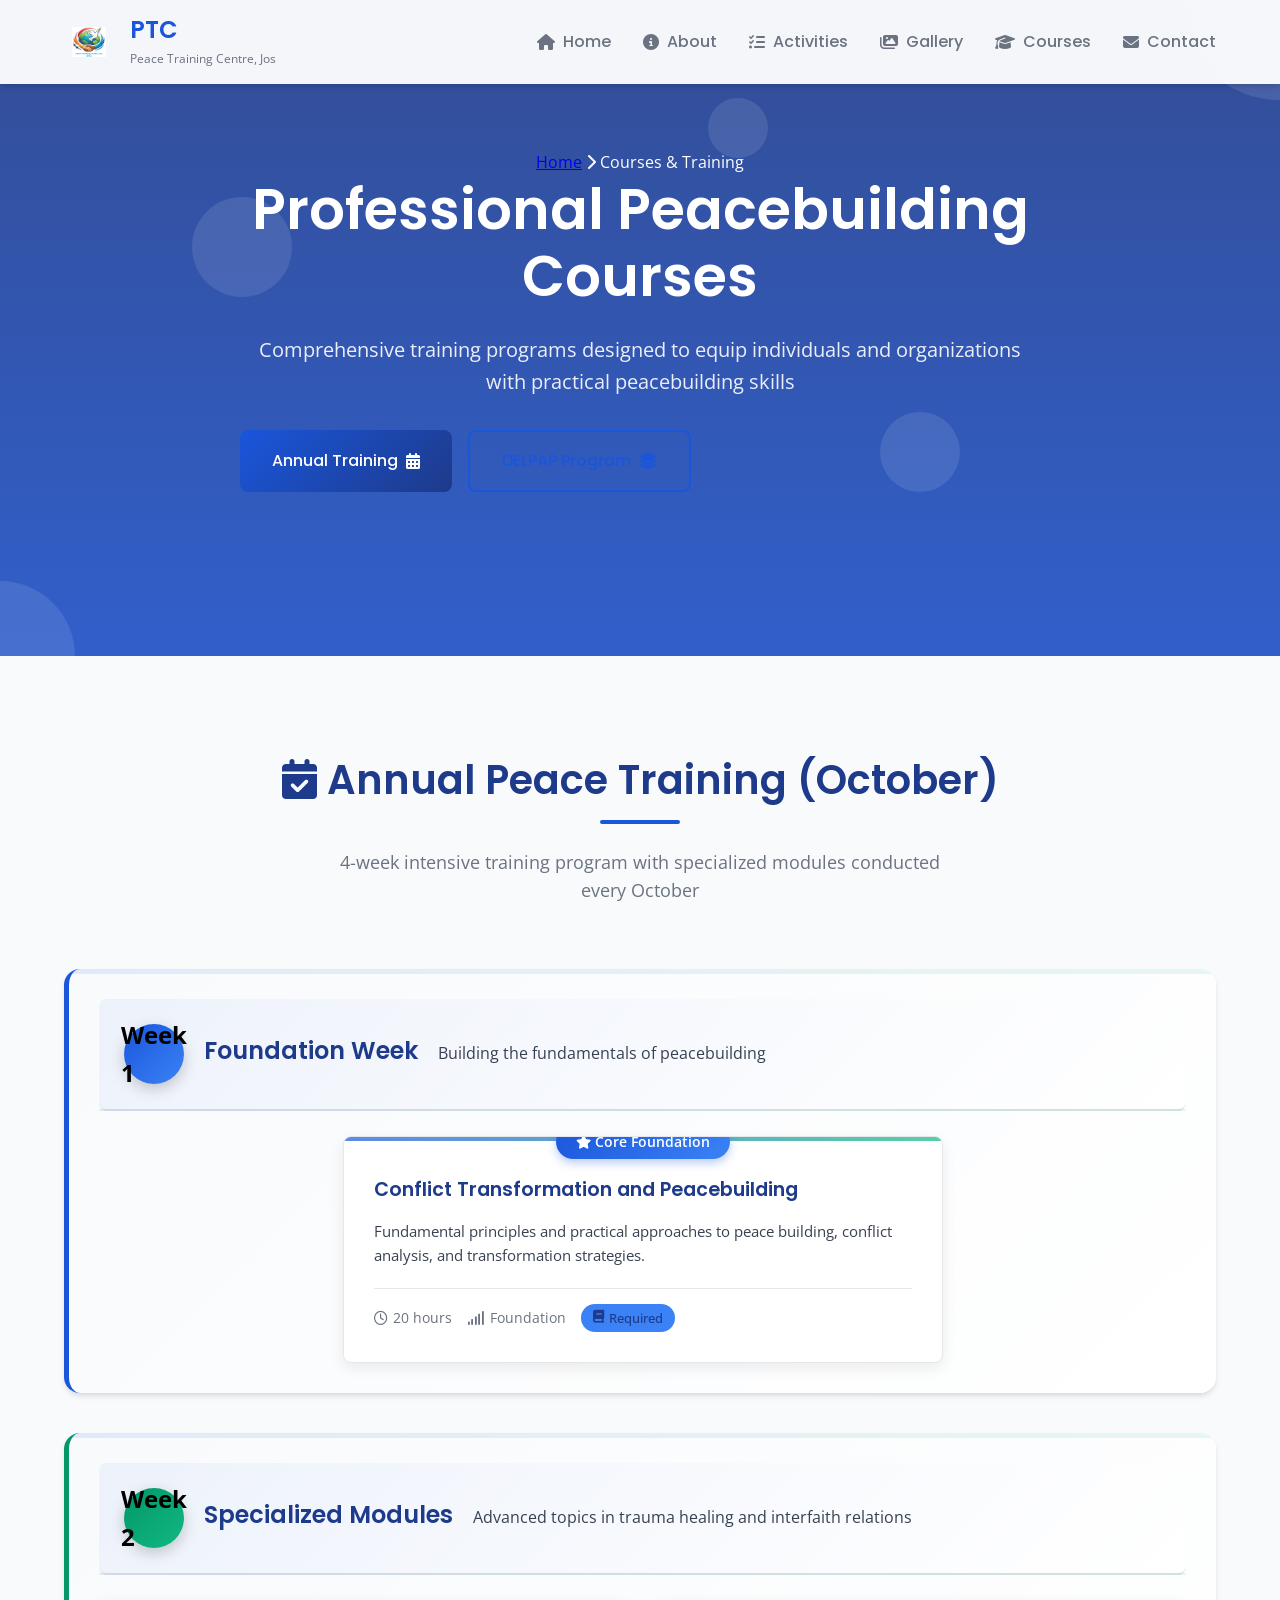
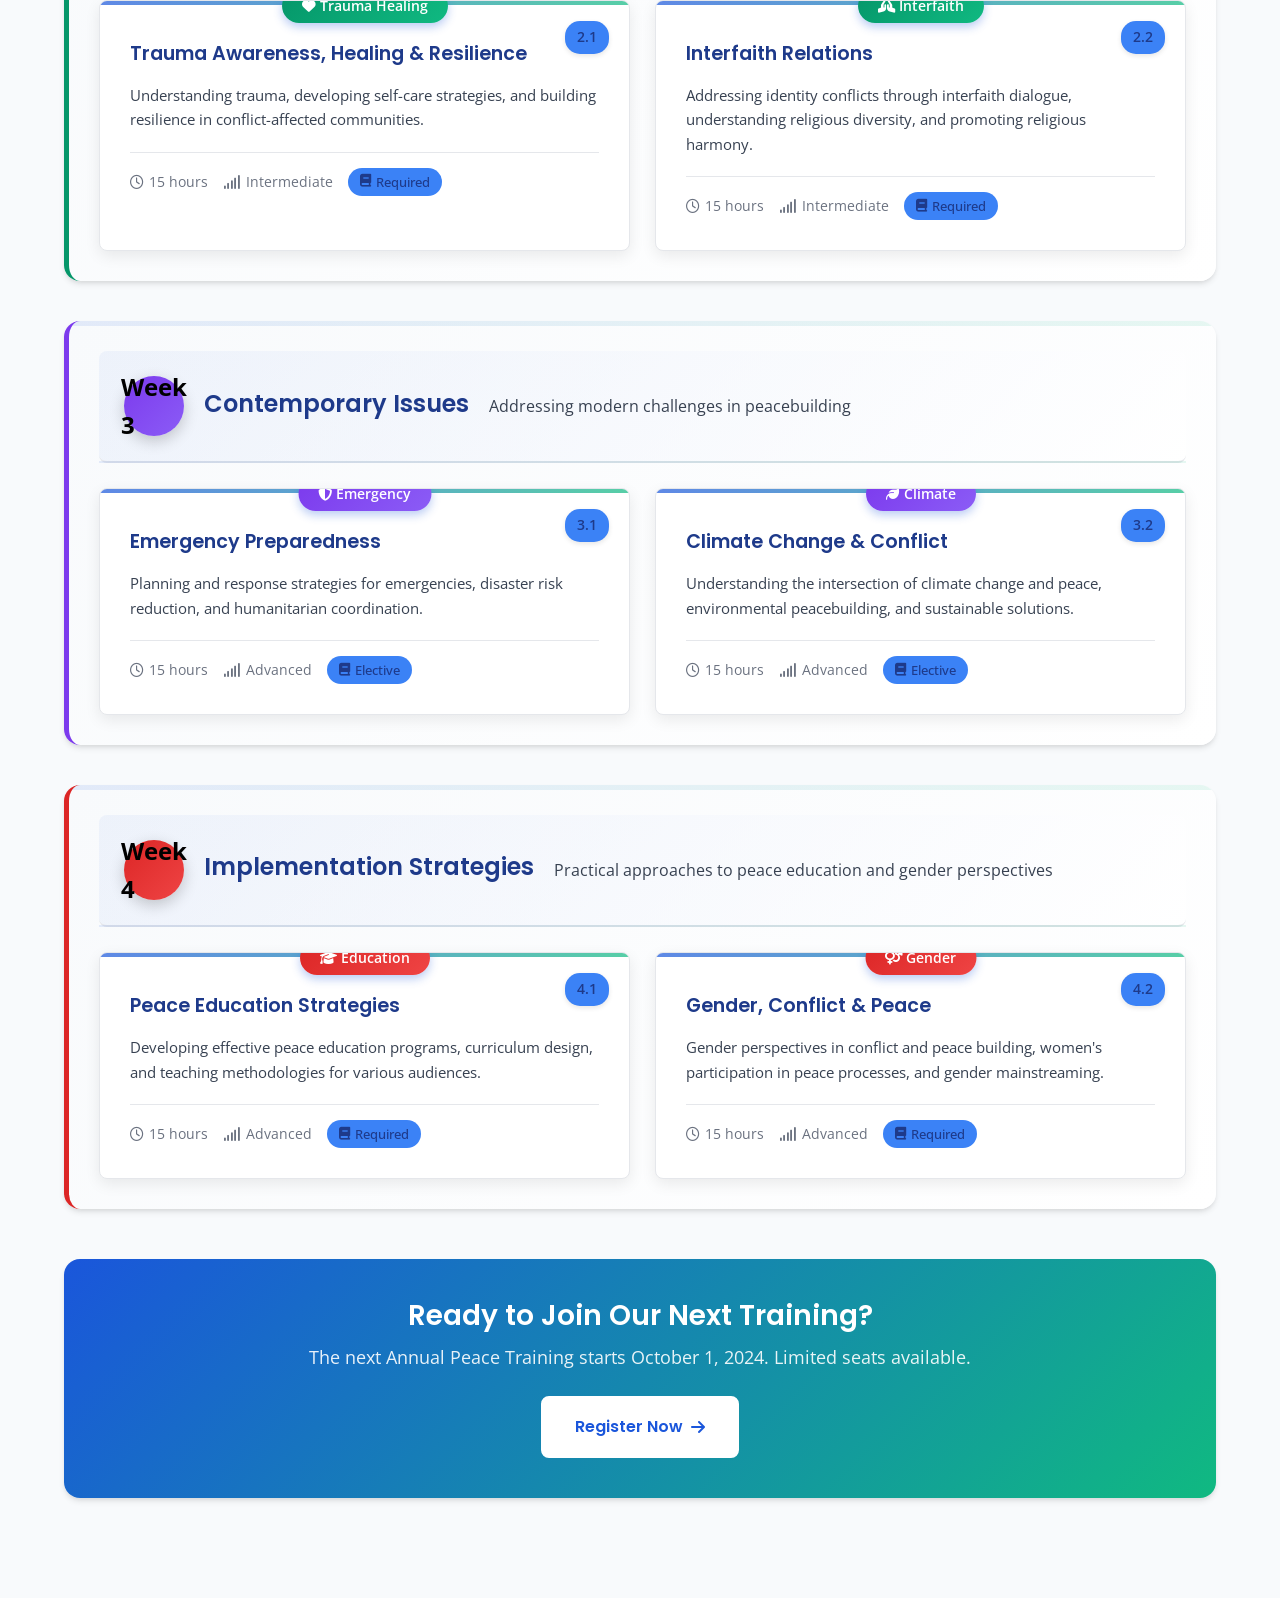
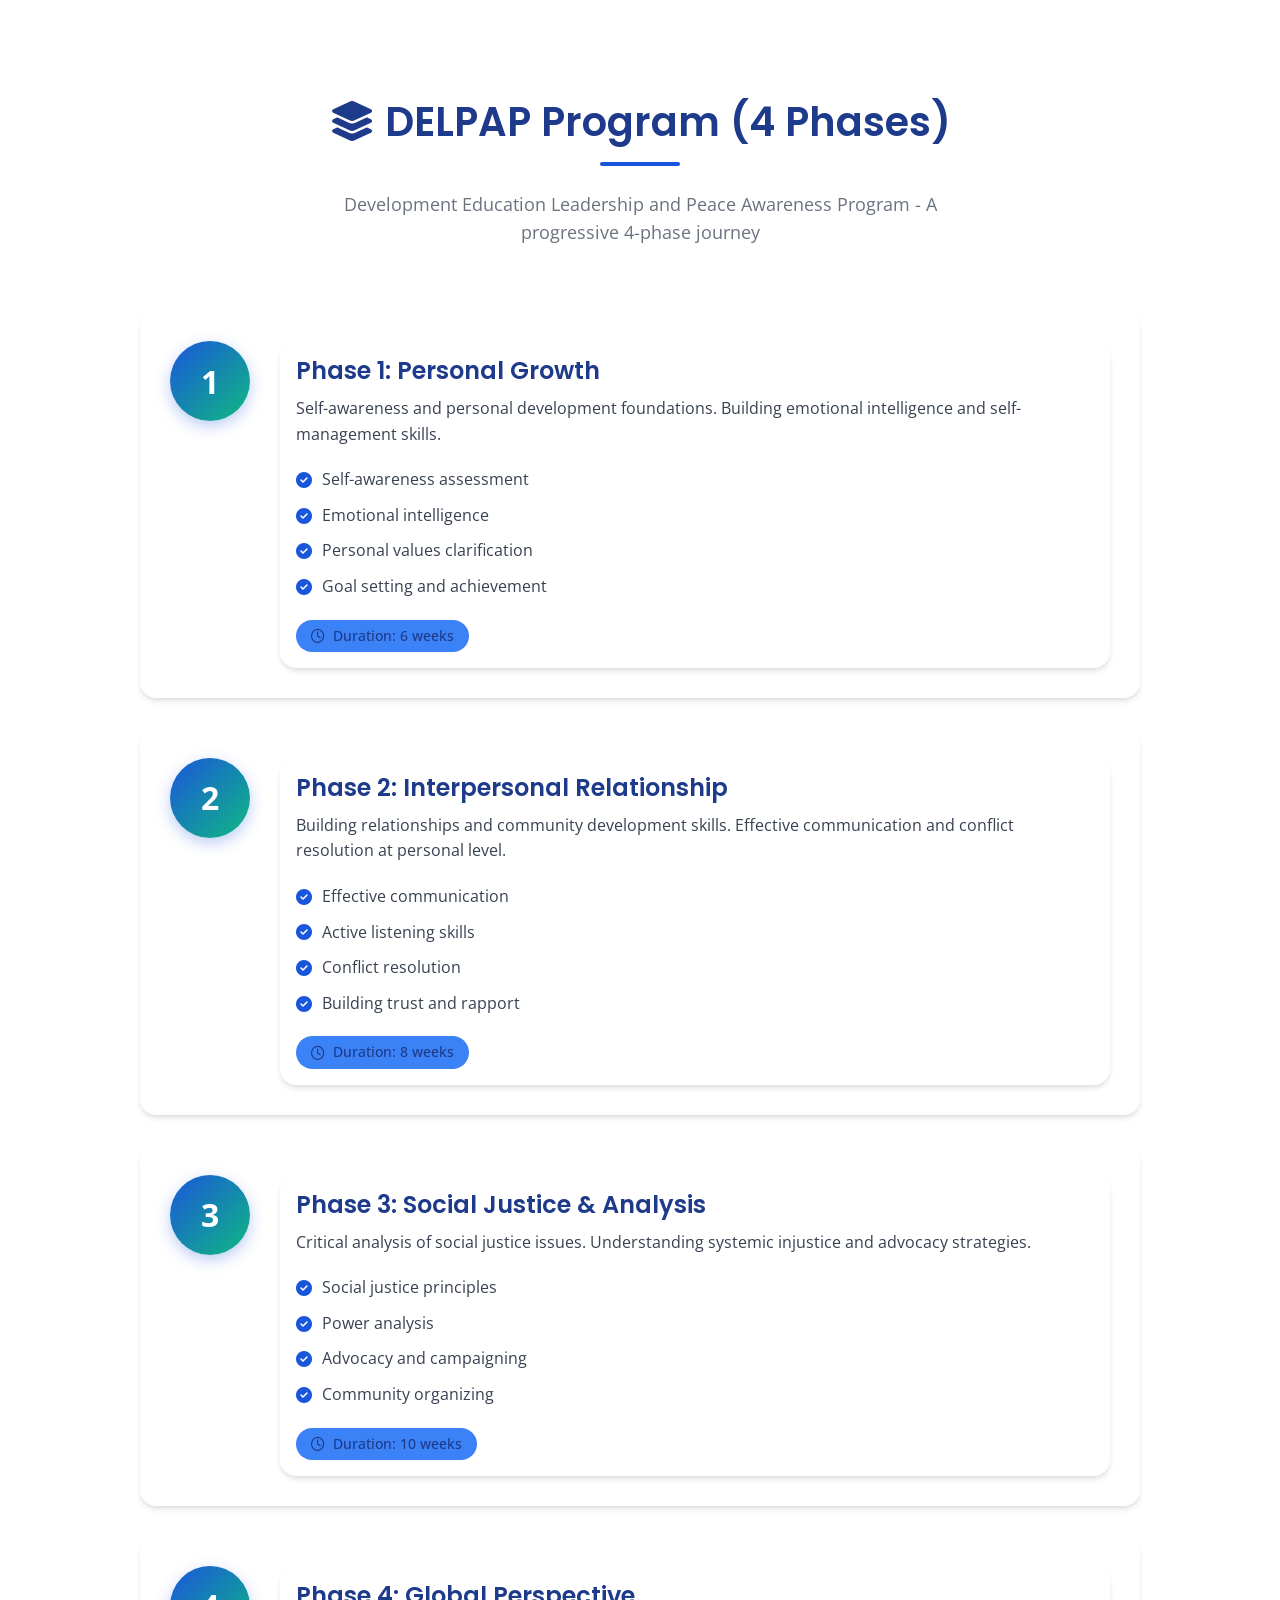
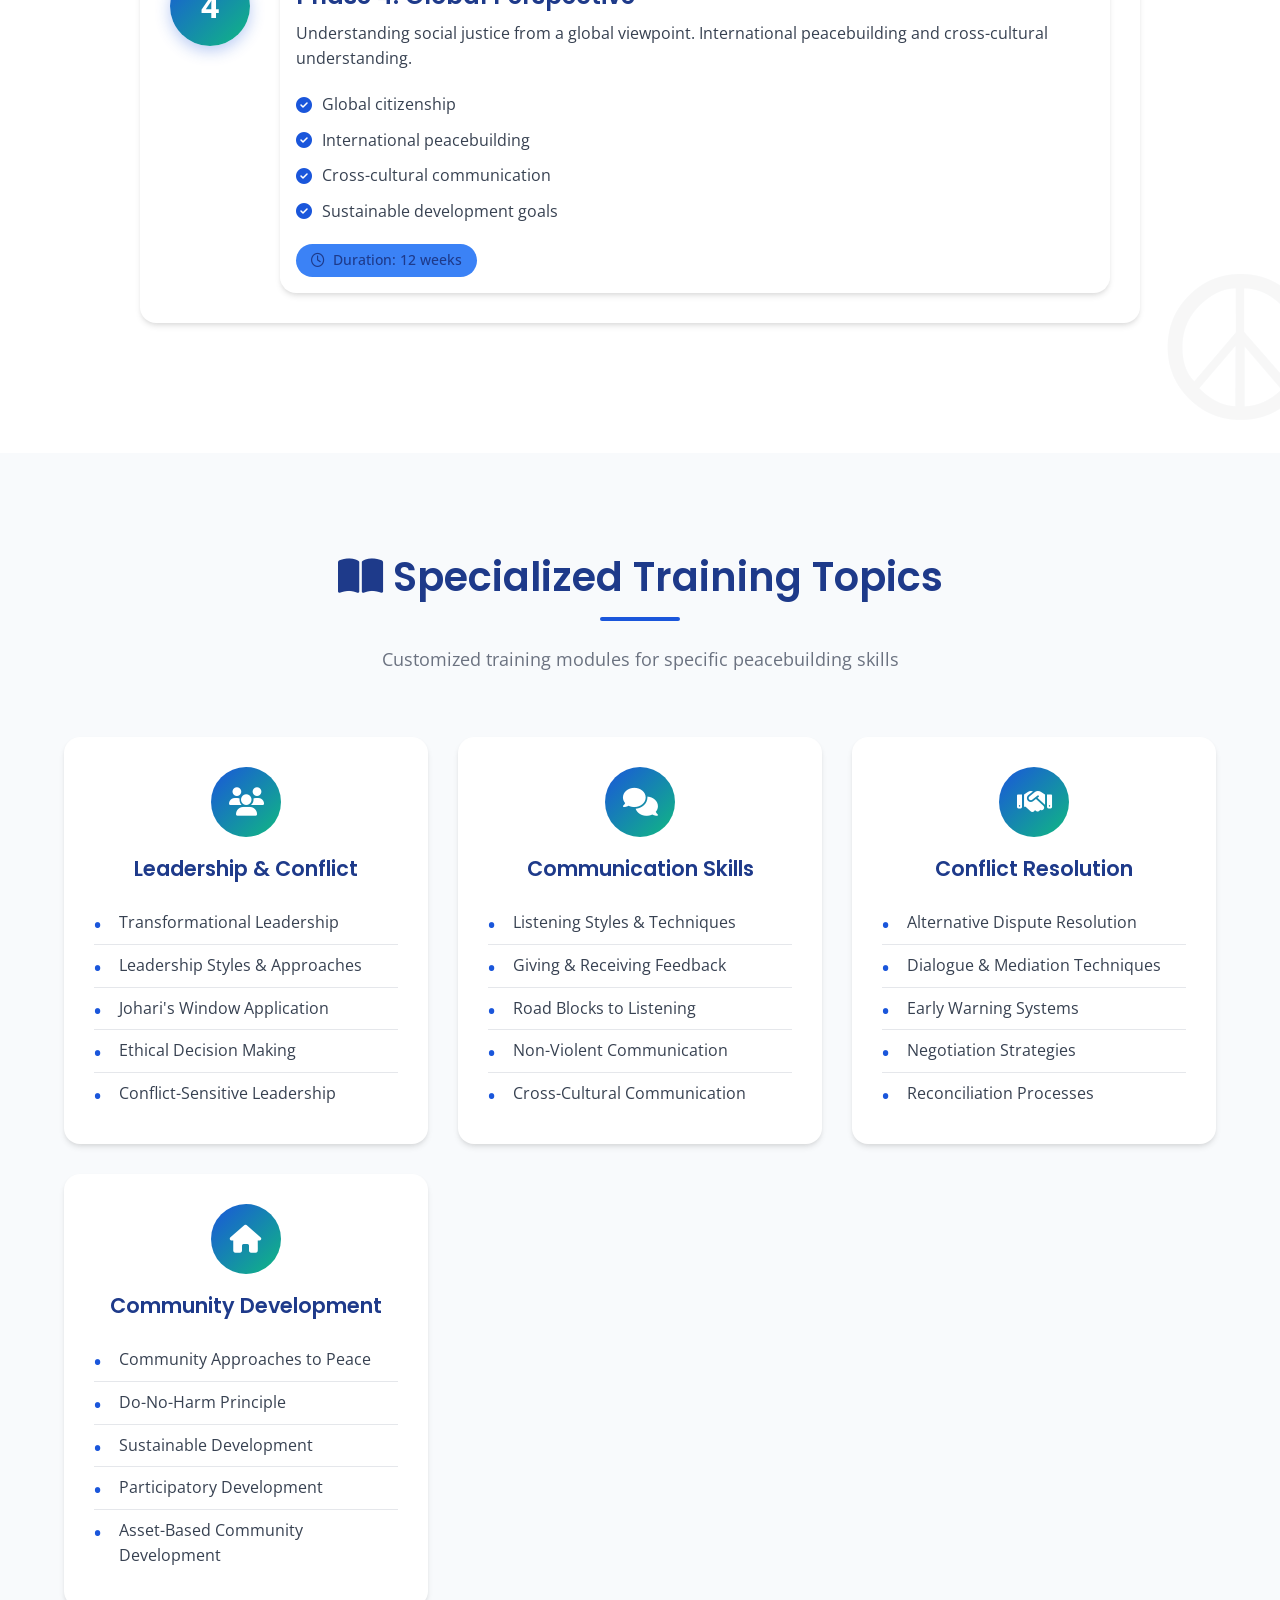
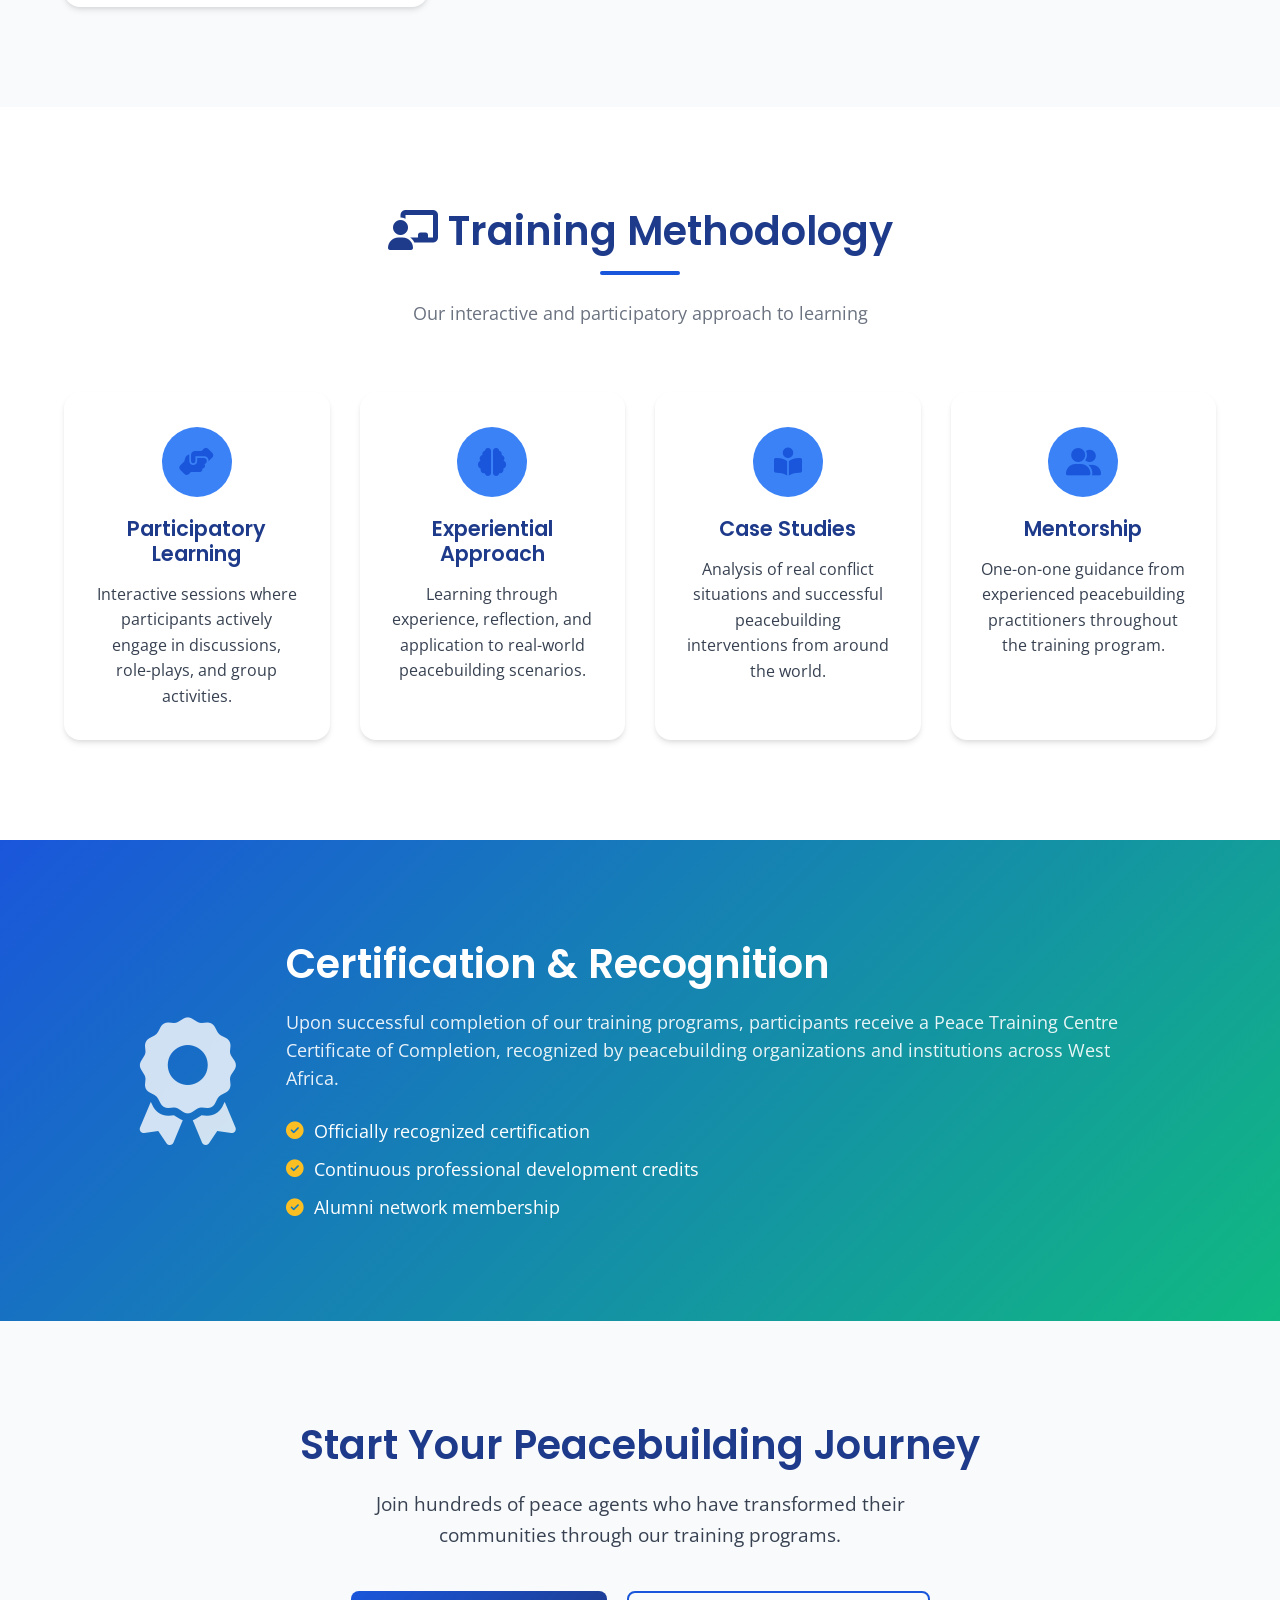
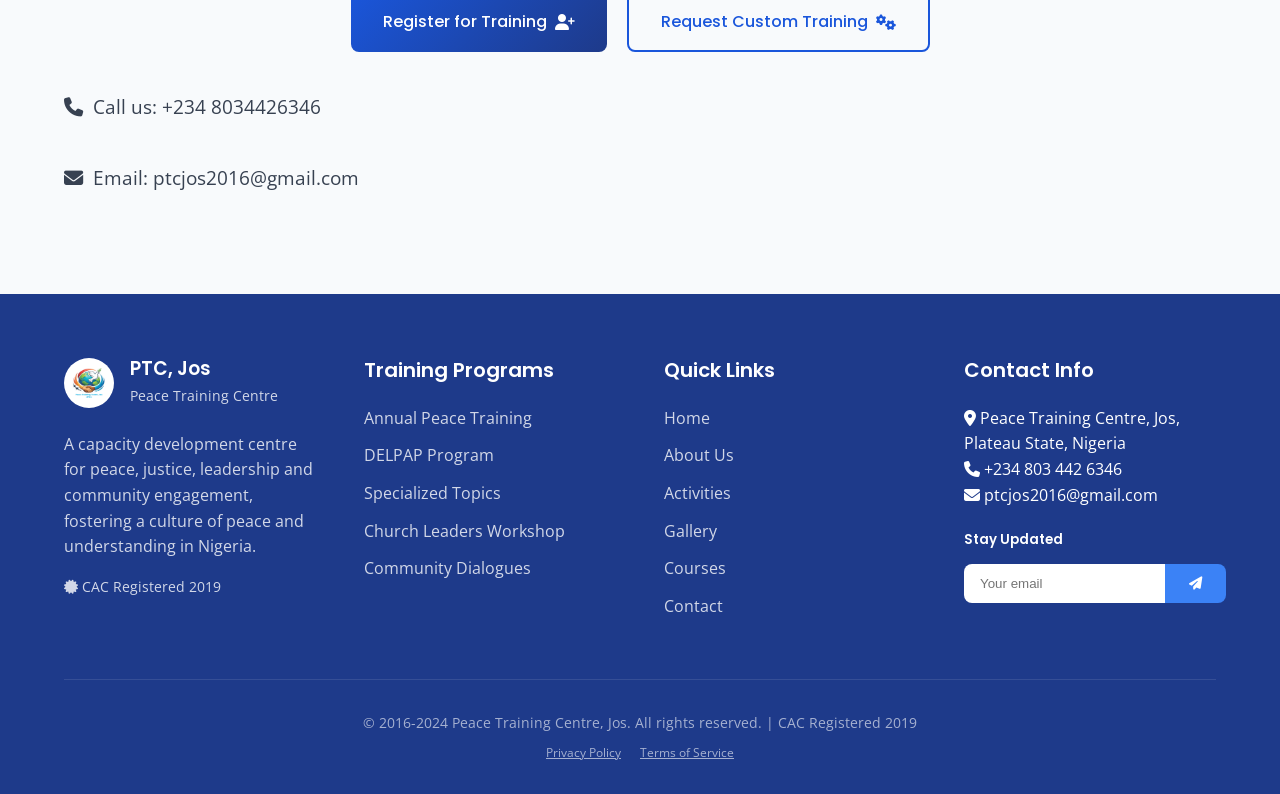
<file: ptc-website/courses.html>
<!DOCTYPE html>
<html lang="en">
<head>
    <meta charset="UTF-8">
    <meta name="viewport" content="width=device-width, initial-scale=1.0">
    <title>Courses & Training - Peace Training Centre, Jos</title>
    <link rel="stylesheet" href="https://cdnjs.cloudflare.com/ajax/libs/font-awesome/6.4.0/css/all.min.css">
    <link href="https://fonts.googleapis.com/css2?family=Poppins:wght@300;400;500;600;700;800&family=Open+Sans:wght@400;500;600&display=swap" rel="stylesheet">
    <link rel="stylesheet" href="style.css">
    <link rel="stylesheet" href="courses.css">
</head>
<body>
    <!-- Preloader -->
    <div class="preloader">
        <div class="preloader-content">
            <div class="peace-symbol">☮</div>
            <div class="loading-text">Loading Courses...</div>
            <div class="loading-bar">
                <div class="loading-progress"></div>
            </div>
        </div>
    </div>

    <!-- Navigation -->
    <nav class="navbar">
        <div class="container">
            <div class="nav-container">
                <!-- Logo -->
                <a href="index.html" class="logo">
                    <div class="logo-img">
                        <img src="Images/PTC_Logo.jpeg" alt="PTC Logo" id="logo-img">
                    </div>
                    <div class="logo-text">
                        <h1>PTC</h1>
                        <p>Peace Training Centre, Jos</p>
                    </div>
                </a>

                <!-- Desktop Menu -->
                <div class="nav-menu">
                    <a href="index.html" class="nav-link">
                        <i class="fas fa-home"></i> Home
                    </a>
                    <a href="about.html" class="nav-link">
                        <i class="fas fa-info-circle"></i> About
                    </a>
                    <a href="activities.html" class="nav-link">
                        <i class="fas fa-tasks"></i> Activities
                    </a>
                    <a href="gallery.html" class="nav-link">
                        <i class="fas fa-images"></i> Gallery
                    </a>
                    <a href="courses.html" class="nav-link active">
                        <i class="fas fa-graduation-cap"></i> Courses
                    </a>
                    <a href="contact.html" class="nav-link">
                        <i class="fas fa-envelope"></i> Contact
                    </a>
                </div>

                <!-- Mobile Menu Button -->
                <button class="mobile-menu-btn">
                    <i class="fas fa-bars"></i>
                </button>
            </div>
        </div>

        <!-- Mobile Menu -->
        <div class="mobile-menu">
            <div class="mobile-menu-content">
                <a href="index.html" class="mobile-nav-link">
                    <i class="fas fa-home"></i> Home
                </a>
                <a href="about.html" class="mobile-nav-link">
                    <i class="fas fa-info-circle"></i> About
                </a>
                <a href="activities.html" class="mobile-nav-link">
                    <i class="fas fa-tasks"></i> Activities
                </a>
                <a href="gallery.html" class="mobile-nav-link">
                    <i class="fas fa-images"></i> Gallery
                </a>
                <a href="courses.html" class="mobile-nav-link active">
                    <i class="fas fa-graduation-cap"></i> Courses
                </a>
                <a href="contact.html" class="mobile-nav-link">
                    <i class="fas fa-envelope"></i> Contact
                </a>
            </div>
        </div>
    </nav>

    <!-- Courses Hero Section -->
    <section class="courses-hero">
        <div class="container">
            <div class="courses-hero-content">
                <div class="breadcrumb">
                    <a href="index.html">Home</a>
                    <i class="fas fa-chevron-right"></i>
                    <span>Courses & Training</span>
                </div>
                <h1 class="courses-hero-title">Professional Peacebuilding Courses</h1>
                <p class="courses-hero-subtitle">
                    Comprehensive training programs designed to equip individuals and organizations with practical peacebuilding skills
                </p>
                <div class="hero-buttons">
                    <a href="#annual-training" class="btn btn-primary">
                        <span>Annual Training</span>
                        <i class="fas fa-calendar-alt"></i>
                    </a>
                    <a href="#delpap" class="btn btn-secondary">
                        <span>DELPAP Program</span>
                        <i class="fas fa-layer-group"></i>
                    </a>
                </div>
            </div>
        </div>
        
        <!-- Animated Shapes -->
        <div class="hero-shapes">
            <div class="shape shape-1"></div>
            <div class="shape shape-2"></div>
            <div class="shape shape-3"></div>
            <div class="shape shape-4"></div>
            <div class="shape shape-5"></div>
        </div>
    </section>

    <!-- Annual Peace Training Section -->
    <section id="annual-training" class="section annual-training-section">
        <div class="container">
            <div class="section-header">
                <h2 class="section-title">
                    <i class="fas fa-calendar-check"></i>
                    Annual Peace Training (October)
                </h2>
                <div class="section-divider"></div>
                <p class="section-subtitle">
                    4-week intensive training program with specialized modules conducted every October
                </p>
            </div>
            
            <div class="training-schedule">
                <!-- Week 1 -->
                <div class="week-container enhanced-week week-1">
                    <div class="week-header">
                        <div class="week-number">Week 1</div>
                        <h3>Foundation Week</h3>
                        <p>Building the fundamentals of peacebuilding</p>
                    </div>
                    <div class="week-courses">
                        <div class="course-card enhanced-card animate-on-scroll" data-delay="0">
                            <div class="course-badge foundation-badge">
                                <i class="fas fa-star"></i> Core Foundation
                            </div>
                            <h4>Conflict Transformation and Peacebuilding</h4>
                            <p>Fundamental principles and practical approaches to peace building, conflict analysis, and transformation strategies.</p>
                            <div class="course-meta">
                                <span class="duration"><i class="far fa-clock"></i> 20 hours</span>
                                <span class="level"><i class="fas fa-signal"></i> Foundation</span>
                                <span class="importance"><i class="fas fa-book"></i> Required</span>
                            </div>
                        </div>
                    </div>
                </div>
                
                <!-- Week 2 -->
                <div class="week-container enhanced-week week-2">
                    <div class="week-header">
                        <div class="week-number">Week 2</div>
                        <h3>Specialized Modules</h3>
                        <p>Advanced topics in trauma healing and interfaith relations</p>
                    </div>
                    <div class="week-courses">
                        <div class="course-card enhanced-card animate-on-scroll" data-delay="100">
                            <div class="course-badge">
                                <i class="fas fa-heart"></i> Trauma Healing
                            </div>
                            <div class="course-week">2.1</div>
                            <h4>Trauma Awareness, Healing & Resilience</h4>
                            <p>Understanding trauma, developing self-care strategies, and building resilience in conflict-affected communities.</p>
                            <div class="course-meta">
                                <span class="duration"><i class="far fa-clock"></i> 15 hours</span>
                                <span class="level"><i class="fas fa-signal"></i> Intermediate</span>
                                <span class="importance"><i class="fas fa-book"></i> Required</span>
                            </div>
                        </div>
                        <div class="course-card enhanced-card animate-on-scroll" data-delay="200">
                            <div class="course-badge">
                                <i class="fas fa-hands-praying"></i> Interfaith
                            </div>
                            <div class="course-week">2.2</div>
                            <h4>Interfaith Relations</h4>
                            <p>Addressing identity conflicts through interfaith dialogue, understanding religious diversity, and promoting religious harmony.</p>
                            <div class="course-meta">
                                <span class="duration"><i class="far fa-clock"></i> 15 hours</span>
                                <span class="level"><i class="fas fa-signal"></i> Intermediate</span>
                                <span class="importance"><i class="fas fa-book"></i> Required</span>
                            </div>
                        </div>
                    </div>
                </div>
                
                <!-- Week 3 -->
                <div class="week-container enhanced-week week-3">
                    <div class="week-header">
                        <div class="week-number">Week 3</div>
                        <h3>Contemporary Issues</h3>
                        <p>Addressing modern challenges in peacebuilding</p>
                    </div>
                    <div class="week-courses">
                        <div class="course-card enhanced-card animate-on-scroll" data-delay="300">
                            <div class="course-badge">
                                <i class="fas fa-shield-alt"></i> Emergency
                            </div>
                            <div class="course-week">3.1</div>
                            <h4>Emergency Preparedness</h4>
                            <p>Planning and response strategies for emergencies, disaster risk reduction, and humanitarian coordination.</p>
                            <div class="course-meta">
                                <span class="duration"><i class="far fa-clock"></i> 15 hours</span>
                                <span class="level"><i class="fas fa-signal"></i> Advanced</span>
                                <span class="importance"><i class="fas fa-book"></i> Elective</span>
                            </div>
                        </div>
                        <div class="course-card enhanced-card animate-on-scroll" data-delay="400">
                            <div class="course-badge">
                                <i class="fas fa-leaf"></i> Climate
                            </div>
                            <div class="course-week">3.2</div>
                            <h4>Climate Change & Conflict</h4>
                            <p>Understanding the intersection of climate change and peace, environmental peacebuilding, and sustainable solutions.</p>
                            <div class="course-meta">
                                <span class="duration"><i class="far fa-clock"></i> 15 hours</span>
                                <span class="level"><i class="fas fa-signal"></i> Advanced</span>
                                <span class="importance"><i class="fas fa-book"></i> Elective</span>
                            </div>
                        </div>
                    </div>
                </div>
                
                <!-- Week 4 -->
                <div class="week-container enhanced-week week-4">
                    <div class="week-header">
                        <div class="week-number">Week 4</div>
                        <h3>Implementation Strategies</h3>
                        <p>Practical approaches to peace education and gender perspectives</p>
                    </div>
                    <div class="week-courses">
                        <div class="course-card enhanced-card animate-on-scroll" data-delay="500">
                            <div class="course-badge">
                                <i class="fas fa-graduation-cap"></i> Education
                            </div>
                            <div class="course-week">4.1</div>
                            <h4>Peace Education Strategies</h4>
                            <p>Developing effective peace education programs, curriculum design, and teaching methodologies for various audiences.</p>
                            <div class="course-meta">
                                <span class="duration"><i class="far fa-clock"></i> 15 hours</span>
                                <span class="level"><i class="fas fa-signal"></i> Advanced</span>
                                <span class="importance"><i class="fas fa-book"></i> Required</span>
                            </div>
                        </div>
                        <div class="course-card enhanced-card animate-on-scroll" data-delay="600">
                            <div class="course-badge">
                                <i class="fas fa-venus-mars"></i> Gender
                            </div>
                            <div class="course-week">4.2</div>
                            <h4>Gender, Conflict & Peace</h4>
                            <p>Gender perspectives in conflict and peace building, women's participation in peace processes, and gender mainstreaming.</p>
                            <div class="course-meta">
                                <span class="duration"><i class="far fa-clock"></i> 15 hours</span>
                                <span class="level"><i class="fas fa-signal"></i> Advanced</span>
                                <span class="importance"><i class="fas fa-book"></i> Required</span>
                            </div>
                        </div>
                    </div>
                </div>
            </div>
            
            <div class="cta-box">
                <div class="cta-content">
                    <h3>Ready to Join Our Next Training?</h3>
                    <p>The next Annual Peace Training starts October 1, 2024. Limited seats available.</p>
                    <a href="contact.html" class="btn btn-primary">
                        <span>Register Now</span>
                        <i class="fas fa-arrow-right"></i>
                    </a>
                </div>
            </div>
        </div>
    </section>

    <!-- DELPAP Program Section -->
    <section id="delpap" class="section delpap-section">
        <div class="container">
            <div class="section-header">
                <h2 class="section-title">
                    <i class="fas fa-layer-group"></i>
                    DELPAP Program (4 Phases)
                </h2>
                <div class="section-divider"></div>
                <p class="section-subtitle">
                    Development Education Leadership and Peace Awareness Program - A progressive 4-phase journey
                </p>
            </div>
            
            <div class="phase-timeline">
                <div class="phase-card animate-on-scroll" data-delay="0">
                    <div class="phase-number">1</div>
                    <div class="phase-content">
                        <h3>Phase 1: Personal Growth</h3>
                        <p>Self-awareness and personal development foundations. Building emotional intelligence and self-management skills.</p>
                        <ul class="phase-topics">
                            <li><i class="fas fa-check-circle"></i> Self-awareness assessment</li>
                            <li><i class="fas fa-check-circle"></i> Emotional intelligence</li>
                            <li><i class="fas fa-check-circle"></i> Personal values clarification</li>
                            <li><i class="fas fa-check-circle"></i> Goal setting and achievement</li>
                        </ul>
                        <div class="phase-duration">
                            <i class="far fa-clock"></i> Duration: 6 weeks
                        </div>
                    </div>
                </div>
                
                <div class="phase-card animate-on-scroll" data-delay="100">
                    <div class="phase-number">2</div>
                    <div class="phase-content">
                        <h3>Phase 2: Interpersonal Relationship</h3>
                        <p>Building relationships and community development skills. Effective communication and conflict resolution at personal level.</p>
                        <ul class="phase-topics">
                            <li><i class="fas fa-check-circle"></i> Effective communication</li>
                            <li><i class="fas fa-check-circle"></i> Active listening skills</li>
                            <li><i class="fas fa-check-circle"></i> Conflict resolution</li>
                            <li><i class="fas fa-check-circle"></i> Building trust and rapport</li>
                        </ul>
                        <div class="phase-duration">
                            <i class="far fa-clock"></i> Duration: 8 weeks
                        </div>
                    </div>
                </div>
                
                <div class="phase-card animate-on-scroll" data-delay="200">
                    <div class="phase-number">3</div>
                    <div class="phase-content">
                        <h3>Phase 3: Social Justice & Analysis</h3>
                        <p>Critical analysis of social justice issues. Understanding systemic injustice and advocacy strategies.</p>
                        <ul class="phase-topics">
                            <li><i class="fas fa-check-circle"></i> Social justice principles</li>
                            <li><i class="fas fa-check-circle"></i> Power analysis</li>
                            <li><i class="fas fa-check-circle"></i> Advocacy and campaigning</li>
                            <li><i class="fas fa-check-circle"></i> Community organizing</li>
                        </ul>
                        <div class="phase-duration">
                            <i class="far fa-clock"></i> Duration: 10 weeks
                        </div>
                    </div>
                </div>
                
                <div class="phase-card animate-on-scroll" data-delay="300">
                    <div class="phase-number">4</div>
                    <div class="phase-content">
                        <h3>Phase 4: Global Perspective</h3>
                        <p>Understanding social justice from a global viewpoint. International peacebuilding and cross-cultural understanding.</p>
                        <ul class="phase-topics">
                            <li><i class="fas fa-check-circle"></i> Global citizenship</li>
                            <li><i class="fas fa-check-circle"></i> International peacebuilding</li>
                            <li><i class="fas fa-check-circle"></i> Cross-cultural communication</li>
                            <li><i class="fas fa-check-circle"></i> Sustainable development goals</li>
                        </ul>
                        <div class="phase-duration">
                            <i class="far fa-clock"></i> Duration: 12 weeks
                        </div>
                    </div>
                </div>
            </div>
        </div>
    </section>

    <!-- Specialized Training Topics -->
    <section class="section topics-section">
        <div class="container">
            <div class="section-header">
                <h2 class="section-title">
                    <i class="fas fa-book-open"></i>
                    Specialized Training Topics
                </h2>
                <div class="section-divider"></div>
                <p class="section-subtitle">
                    Customized training modules for specific peacebuilding skills
                </p>
            </div>
            
            <div class="topics-grid">
                <div class="topic-category animate-on-scroll" data-delay="0">
                    <div class="topic-icon">
                        <i class="fas fa-users"></i>
                    </div>
                    <h3>Leadership & Conflict</h3>
                    <ul>
                        <li>Transformational Leadership</li>
                        <li>Leadership Styles & Approaches</li>
                        <li>Johari's Window Application</li>
                        <li>Ethical Decision Making</li>
                        <li>Conflict-Sensitive Leadership</li>
                    </ul>
                </div>
                
                <div class="topic-category animate-on-scroll" data-delay="100">
                    <div class="topic-icon">
                        <i class="fas fa-comments"></i>
                    </div>
                    <h3>Communication Skills</h3>
                    <ul>
                        <li>Listening Styles & Techniques</li>
                        <li>Giving & Receiving Feedback</li>
                        <li>Road Blocks to Listening</li>
                        <li>Non-Violent Communication</li>
                        <li>Cross-Cultural Communication</li>
                    </ul>
                </div>
                
                <div class="topic-category animate-on-scroll" data-delay="200">
                    <div class="topic-icon">
                        <i class="fas fa-handshake"></i>
                    </div>
                    <h3>Conflict Resolution</h3>
                    <ul>
                        <li>Alternative Dispute Resolution</li>
                        <li>Dialogue & Mediation Techniques</li>
                        <li>Early Warning Systems</li>
                        <li>Negotiation Strategies</li>
                        <li>Reconciliation Processes</li>
                    </ul>
                </div>
                
                <div class="topic-category animate-on-scroll" data-delay="300">
                    <div class="topic-icon">
                        <i class="fas fa-home"></i>
                    </div>
                    <h3>Community Development</h3>
                    <ul>
                        <li>Community Approaches to Peace</li>
                        <li>Do-No-Harm Principle</li>
                        <li>Sustainable Development</li>
                        <li>Participatory Development</li>
                        <li>Asset-Based Community Development</li>
                    </ul>
                </div>
            </div>
        </div>
    </section>

    <!-- Training Methodology -->
    <section class="section methodology-section">
        <div class="container">
            <div class="section-header">
                <h2 class="section-title">
                    <i class="fas fa-chalkboard-teacher"></i>
                    Training Methodology
                </h2>
                <div class="section-divider"></div>
                <p class="section-subtitle">
                    Our interactive and participatory approach to learning
                </p>
            </div>
            
            <div class="methodology-grid">
                <div class="method-card animate-on-scroll" data-delay="0">
                    <div class="method-icon">
                        <i class="fas fa-hands-helping"></i>
                    </div>
                    <h3>Participatory Learning</h3>
                    <p>Interactive sessions where participants actively engage in discussions, role-plays, and group activities.</p>
                </div>
                
                <div class="method-card animate-on-scroll" data-delay="100">
                    <div class="method-icon">
                        <i class="fas fa-brain"></i>
                    </div>
                    <h3>Experiential Approach</h3>
                    <p>Learning through experience, reflection, and application to real-world peacebuilding scenarios.</p>
                </div>
                
                <div class="method-card animate-on-scroll" data-delay="200">
                    <div class="method-icon">
                        <i class="fas fa-book-reader"></i>
                    </div>
                    <h3>Case Studies</h3>
                    <p>Analysis of real conflict situations and successful peacebuilding interventions from around the world.</p>
                </div>
                
                <div class="method-card animate-on-scroll" data-delay="300">
                    <div class="method-icon">
                        <i class="fas fa-user-friends"></i>
                    </div>
                    <h3>Mentorship</h3>
                    <p>One-on-one guidance from experienced peacebuilding practitioners throughout the training program.</p>
                </div>
            </div>
        </div>
    </section>

    <!-- Certification -->
    <section class="section certification-section">
        <div class="container">
            <div class="certification-content">
                <div class="cert-badge">
                    <i class="fas fa-award"></i>
                </div>
                <div class="cert-text">
                    <h2>Certification & Recognition</h2>
                    <p>Upon successful completion of our training programs, participants receive a Peace Training Centre Certificate of Completion, recognized by peacebuilding organizations and institutions across West Africa.</p>
                    <div class="cert-features">
                        <div class="feature">
                            <i class="fas fa-check-circle"></i>
                            <span>Officially recognized certification</span>
                        </div>
                        <div class="feature">
                            <i class="fas fa-check-circle"></i>
                            <span>Continuous professional development credits</span>
                        </div>
                        <div class="feature">
                            <i class="fas fa-check-circle"></i>
                            <span>Alumni network membership</span>
                        </div>
                    </div>
                </div>
            </div>
        </div>
    </section>

    <!-- Registration CTA -->
    <section class="section registration-section">
        <div class="container">
            <div class="registration-content">
                <h2>Start Your Peacebuilding Journey</h2>
                <p>Join hundreds of peace agents who have transformed their communities through our training programs.</p>
                <div class="registration-buttons">
                    <a href="contact.html" class="btn btn-primary">
                        <span>Register for Training</span>
                        <i class="fas fa-user-plus"></i>
                    </a>
                    <a href="contact.html" class="btn btn-secondary">
                        <span>Request Custom Training</span>
                        <i class="fas fa-cogs"></i>
                    </a>
                </div>
                <div class="contact-info">
                    <p><i class="fas fa-phone"></i> Call us: +234 8034426346</p>
                    <p><i class="fas fa-envelope"></i> Email: ptcjos2016@gmail.com</p>
                </div>
            </div>
        </div>
    </section>

    <!-- Footer -->
    <footer class="footer">
        <div class="container">
            <div class="footer-grid">
                <div class="footer-col">
                    <div class="footer-logo">
                        <div class="logo-img">
                            <img src="Images/PTC_Logo.jpeg" alt="PTC Logo" id="logo-img">
                        </div>
                        <div class="logo-text">
                            <h3>PTC, Jos</h3>
                            <p>Peace Training Centre</p>
                        </div>
                    </div>
                    <p class="footer-description">
                        A capacity development centre for peace, justice, leadership and community engagement, fostering a culture of peace and understanding in Nigeria.
                    </p>
                    <p style="margin-top: 1rem; color: rgba(255, 255, 255, 0.8); font-size: 0.875rem;">
                        <i class="fas fa-certificate"></i> CAC Registered 2019
                    </p>
                </div>
                
                <div class="footer-col">
                    <h4>Training Programs</h4>
                    <ul class="footer-links">
                        <li><a href="#annual-training">Annual Peace Training</a></li>
                        <li><a href="#delpap">DELPAP Program</a></li>
                        <li><a href="#topics">Specialized Topics</a></li>
                        <li><a href="activities.html">Church Leaders Workshop</a></li>
                        <li><a href="activities.html">Community Dialogues</a></li>
                    </ul>
                </div>
                
                <div class="footer-col">
                    <h4>Quick Links</h4>
                    <ul class="footer-links">
                        <li><a href="index.html">Home</a></li>
                        <li><a href="about.html">About Us</a></li>
                        <li><a href="activities.html">Activities</a></li>
                        <li><a href="gallery.html">Gallery</a></li>
                        <li><a href="courses.html">Courses</a></li>
                        <li><a href="contact.html">Contact</a></li>
                    </ul>
                </div>
                
                <div class="footer-col">
                    <h4>Contact Info</h4>
                    <p><i class="fas fa-map-marker-alt"></i> Peace Training Centre, Jos, Plateau State, Nigeria</p>
                    <p><i class="fas fa-phone"></i> +234 803 442 6346</p>
                    <p><i class="fas fa-envelope"></i> ptcjos2016@gmail.com</p>
                    
                    <!-- Newsletter -->
                    <div class="newsletter" style="margin-top: 1.5rem;">
                        <h5>Stay Updated</h5>
                        <div class="newsletter-form">
                            <input type="email" placeholder="Your email" id="newsletter-email">
                            <button type="submit">
                                <i class="fas fa-paper-plane"></i>
                            </button>
                        </div>
                    </div>
                </div>
            </div>
            
            <div class="footer-bottom">
                <p>&copy; 2016-2024 Peace Training Centre, Jos. All rights reserved. | CAC Registered 2019</p>
                <p style="margin-top: 0.5rem; font-size: 0.75rem;">
                    <a href="#" style="color: rgba(255, 255, 255, 0.6); margin-right: 1rem;">Privacy Policy</a>
                    <a href="#" style="color: rgba(255, 255, 255, 0.6);">Terms of Service</a>
                </p>
            </div>
        </div>
    </footer>

    <!-- Back to Top Button -->
    <button class="back-to-top">
        <i class="fas fa-chevron-up"></i>
    </button>

    <script src="script.js"></script>
    <script src="courses.js"></script>
</body>
</html>
</file>
<file: ptc-website/style.css>
/* ===== BASE STYLES ===== */
:root {
    /* Colors */
    --primary: #1a56db;
    --primary-dark: #1e3a8a;
    --primary-light: #3b82f6;
    --secondary: #10b981;
    --accent: #f59e0b;
    --dark: #1f2937;
    --light: #f9fafb;
    --gray: #6b7280;
    --gray-light: #e5e7eb;
    --gray-dark: #374151;
    
    /* Shadows */
    --shadow-sm: 0 1px 2px 0 rgba(0, 0, 0, 0.05);
    --shadow: 0 4px 6px -1px rgba(0, 0, 0, 0.1), 0 2px 4px -1px rgba(0, 0, 0, 0.06);
    --shadow-md: 0 10px 15px -3px rgba(0, 0, 0, 0.1), 0 4px 6px -2px rgba(0, 0, 0, 0.05);
    --shadow-lg: 0 20px 25px -5px rgba(0, 0, 0, 0.1), 0 10px 10px -5px rgba(0, 0, 0, 0.04);
    --shadow-xl: 0 25px 50px -12px rgba(0, 0, 0, 0.25);
    
    /* Gradients */
    --gradient-primary: linear-gradient(135deg, var(--primary) 0%, var(--primary-dark) 100%);
    --gradient-secondary: linear-gradient(135deg, var(--secondary) 0%, #059669 100%);
    
    /* Transitions */
    --transition: all 0.3s ease;
    --transition-slow: all 0.6s ease;
    
    /* Border Radius */
    --radius-sm: 0.5rem;
    --radius: 1rem;
    --radius-lg: 1.5rem;
    --radius-xl: 2rem;
    
    /* Spacing */
    --section-padding: 5rem 0;
}

* {
    margin: 0;
    padding: 0;
    box-sizing: border-box;
}

html {
    scroll-behavior: smooth;
    scroll-padding-top: 80px;
}

body {
    font-family: 'Open Sans', sans-serif;
    color: var(--dark);
    background: var(--light);
    line-height: 1.6;
    overflow-x: hidden;
}

h1, h2, h3, h4, h5, h6 {
    font-family: 'Poppins', sans-serif;
    font-weight: 600;
    line-height: 1.2;
}

.container {
    width: 100%;
    max-width: 1200px;
    margin: 0 auto;
    padding: 0 1.5rem;
}

.section {
    padding: var(--section-padding);
    position: relative;
}

.btn {
    display: inline-flex;
    align-items: center;
    justify-content: center;
    gap: 0.5rem;
    padding: 1rem 2rem;
    border-radius: var(--radius-sm);
    font-family: 'Poppins', sans-serif;
    font-weight: 500;
    text-decoration: none;
    border: none;
    cursor: pointer;
    transition: var(--transition);
}

.btn-primary {
    background: var(--gradient-primary);
    color: white;
}

.btn-primary:hover {
    transform: translateY(-2px);
    box-shadow: var(--shadow-lg);
}

.btn-secondary {
    background: transparent;
    color: var(--primary);
    border: 2px solid var(--primary);
}

.btn-secondary:hover {
    background: var(--primary);
    color: white;
    transform: translateY(-2px);
}

/* ===== PRELOADER ===== */
.preloader {
    position: fixed;
    top: 0;
    left: 0;
    width: 100%;
    height: 100%;
    background: var(--primary);
    z-index: 9999;
    display: flex;
    align-items: center;
    justify-content: center;
    transition: opacity 0.5s, visibility 0.5s;
}

.preloader-content {
    text-align: center;
    color: white;
}

.peace-symbol {
    font-size: 4rem;
    margin-bottom: 1rem;
    animation: spin 2s linear infinite;
}

@keyframes spin {
    0% { transform: rotate(0deg); }
    100% { transform: rotate(360deg); }
}

.loading-text {
    font-size: 1.5rem;
    margin-bottom: 1rem;
    font-family: 'Poppins', sans-serif;
}

.loading-bar {
    width: 200px;
    height: 4px;
    background: rgba(255, 255, 255, 0.2);
    border-radius: 2px;
    overflow: hidden;
}

.loading-progress {
    height: 100%;
    background: white;
    width: 0%;
    animation: loading 2s ease-in-out infinite;
}

@keyframes loading {
    0% { width: 0%; transform: translateX(0); }
    50% { width: 100%; transform: translateX(0); }
    100% { width: 0%; transform: translateX(200px); }
}

/* ===== NAVBAR ===== */
.navbar {
    position: fixed;
    top: 0;
    left: 0;
    width: 100%;
    background: rgba(255, 255, 255, 0.95);
    backdrop-filter: blur(10px);
    z-index: 1000;
    box-shadow: var(--shadow);
    transition: var(--transition);
}

.nav-container {
    display: flex;
    align-items: center;
    justify-content: space-between;
    padding: 1rem 0;
}

.logo {
    display: flex;
    align-items: center;
    gap: 1rem;
    text-decoration: none;
    color: var(--dark);
}

.logo-img {
    width: 50px;
    height: 50px;
    border-radius: 50%;
    overflow: hidden;
    display: flex;
    align-items: center;
    justify-content: center;
}

.logo-img img {
    width: 100%;
    height: 100%;
    object-fit: contain;
    padding: 8px;
}

.logo-text h1 {
    font-size: 1.5rem;
    color: var(--primary);
    margin-bottom: 0.25rem;
}

.logo-text p {
    font-size: 0.75rem;
    color: var(--gray);
}

.nav-menu {
    display: flex;
    gap: 2rem;
}

.nav-link {
    display: flex;
    align-items: center;
    gap: 0.5rem;
    color: var(--gray);
    text-decoration: none;
    font-family: 'Poppins', sans-serif;
    font-weight: 500;
    transition: var(--transition);
    position: relative;
    padding: 0.5rem 0;
}

.nav-link:hover,
.nav-link.active {
    color: var(--primary);
}

.nav-link::after {
    content: '';
    position: absolute;
    bottom: 0;
    left: 0;
    width: 0;
    height: 2px;
    background: var(--primary);
    transition: var(--transition);
}

.nav-link:hover::after,
.nav-link.active::after {
    width: 100%;
}

.mobile-menu-btn {
    display: none;
    background: none;
    border: none;
    font-size: 1.5rem;
    color: var(--primary);
    cursor: pointer;
}

.mobile-menu {
    position: fixed;
    top: 80px;
    left: 0;
    width: 100%;
    background: white;
    box-shadow: var(--shadow);
    transform: translateY(-100%);
    opacity: 0;
    visibility: hidden;
    transition: var(--transition);
    z-index: 999;
}

.mobile-menu.active {
    transform: translateY(0);
    opacity: 1;
    visibility: visible;
}

.mobile-menu-content {
    padding: 2rem;
    display: flex;
    flex-direction: column;
    gap: 1rem;
}

.mobile-nav-link {
    display: flex;
    align-items: center;
    gap: 1rem;
    padding: 1rem;
    color: var(--dark);
    text-decoration: none;
    border-radius: var(--radius-sm);
    transition: var(--transition);
}

.mobile-nav-link:hover,
.mobile-nav-link.active {
    background: var(--primary);
    color: white;
}


/* SIMPLE HAMBURGER FIX */
.mobile-menu-btn {
    display: none;
    background: none;
    border: none;
    font-size: 1.8rem;
    color: var(--primary);
    cursor: pointer;
    padding: 0.5rem;
    z-index: 1000;
}

.mobile-menu {
    position: fixed;
    top: 80px;
    left: 0;
    width: 100%;
    background: white;
    box-shadow: var(--shadow-lg);
    transform: translateY(-100%);
    opacity: 0;
    visibility: hidden;
    transition: all 0.3s ease;
    z-index: 999;
}

.mobile-menu.active {
    transform: translateY(0);
    opacity: 1;
    visibility: visible;
}

.mobile-menu-content {
    padding: 2rem;
    display: flex;
    flex-direction: column;
    gap: 1rem;
}

.mobile-nav-link {
    display: flex;
    align-items: center;
    gap: 1rem;
    padding: 1rem;
    color: var(--dark);
    text-decoration: none;
    border-radius: var(--radius-sm);
    transition: var(--transition);
}

.mobile-nav-link:hover,
.mobile-nav-link.active {
    background: var(--primary);
    color: white;
}

/* Show hamburger on mobile */
@media (max-width: 768px) {
    .nav-menu {
        display: none;
    }
    
    .mobile-menu-btn {
        display: block;
    }
}

/* ===== HERO SECTION ===== */
.hero-section {
    min-height: 100vh;
    display: flex;
    align-items: center;
    position: relative;
    background: linear-gradient(135deg, #1e3a8a 0%, #3b82f6 100%);
    color: white;
    padding-top: 80px;
}

.hero-overlay {
    position: absolute;
    top: 0;
    left: 0;
    width: 100%;
    height: 100%;
    background: rgba(0, 0, 0, 0.3);
}

.hero-content {
    position: relative;
    z-index: 1;
    max-width: 800px;
}

.hero-badge {
    display: inline-flex;
    align-items: center;
    gap: 0.5rem;
    background: rgba(255, 255, 255, 0.1);
    backdrop-filter: blur(10px);
    padding: 0.75rem 1.5rem;
    border-radius: 50px;
    margin-bottom: 2rem;
}

.hero-title {
    font-size: 3.5rem;
    margin-bottom: 1.5rem;
    line-height: 1.1;
}

.highlight {
    color: #fbbf24;
    position: relative;
    display: inline-block;
}

.highlight::after {
    content: '';
    position: absolute;
    bottom: 5px;
    left: 0;
    width: 100%;
    height: 8px;
    background: rgba(251, 191, 36, 0.3);
    z-index: -1;
}

.hero-subtitle {
    font-size: 1.25rem;
    margin-bottom: 3rem;
    opacity: 0.9;
}

.hero-buttons {
    display: flex;
    gap: 1rem;
    margin-bottom: 4rem;
}

.stats-container {
    display: grid;
    grid-template-columns: repeat(4, 1fr);
    gap: 2rem;
}

.stat-card {
    text-align: center;
    padding: 1.5rem;
    background: rgba(255, 255, 255, 0.1);
    backdrop-filter: blur(10px);
    border-radius: var(--radius);
    border: 1px solid rgba(255, 255, 255, 0.2);
}

.stat-icon {
    font-size: 2rem;
    margin-bottom: 1rem;
    color: #fbbf24;
}

.stat-number {
    font-size: 2.5rem;
    font-weight: 700;
    margin-bottom: 0.5rem;
}

.stat-label {
    font-size: 0.9rem;
    opacity: 0.8;
}

.hero-shapes {
    position: absolute;
    top: 0;
    left: 0;
    width: 100%;
    height: 100%;
    overflow: hidden;
    z-index: 0;
}

.shape {
    position: absolute;
    border-radius: 50%;
    background: rgba(255, 255, 255, 0.1);
    animation: float 20s infinite linear;
}

.shape-1 {
    width: 300px;
    height: 300px;
    top: -150px;
    right: -150px;
}

.shape-2 {
    width: 200px;
    height: 200px;
    bottom: -100px;
    left: -100px;
    animation-delay: -5s;
}

.shape-3 {
    width: 150px;
    height: 150px;
    top: 50%;
    left: 10%;
    animation-delay: -10s;
}

.shape-4 {
    width: 100px;
    height: 100px;
    bottom: 20%;
    right: 20%;
    animation-delay: -15s;
}

.shape-5 {
    width: 80px;
    height: 80px;
    top: 20%;
    right: 40%;
    animation-delay: -8s;
}

@keyframes float {
    0% {
        transform: translateY(0) rotate(0deg);
    }
    100% {
        transform: translateY(-1000px) rotate(720deg);
    }
}

/* ===== SECTION STYLES ===== */
.section-header {
    text-align: center;
    margin-bottom: 4rem;
}

.section-title {
    font-size: 2.5rem;
    color: var(--primary-dark);
    margin-bottom: 1rem;
}

.section-divider {
    width: 80px;
    height: 4px;
    background: var(--primary);
    margin: 0 auto 1.5rem;
    border-radius: 2px;
}

.section-subtitle {
    color: var(--gray);
    font-size: 1.125rem;
    max-width: 600px;
    margin: 0 auto;
}

.subsection-title {
    font-size: 2rem;
    color: var(--primary-dark);
    text-align: center;
    margin-bottom: 3rem;
}

.mt-8 {
    margin-top: 2rem;
}

.mt-12 {
    margin-top: 3rem;
}

.text-center {
    text-align: center;
}

/* ===== WHO WE ARE SECTION ===== */
.who-we-are-section {
    padding: 80px 0;
    background: white;
}

.who-we-are-content {
    display: grid;
    grid-template-columns: 1fr 1fr;
    gap: 60px;
    align-items: center;
}

.who-we-are-text {
    padding-right: 40px;
}

.who-we-are-text .section-title {
    font-size: 2.5rem;
    color: var(--primary-dark);
    margin-bottom: 15px;
    font-weight: 700;
}

.who-we-are-text .section-divider {
    width: 80px;
    height: 4px;
    background: var(--primary);
    margin: 0 0 30px 0;
    border-radius: 2px;
}

.content-wrapper {
    margin-top: 20px;
}

.main-text {
    font-size: 1.1rem;
    line-height: 1.8;
    color: var(--gray-dark);
    margin-bottom: 30px;
}

.highlight-box {
    background: rgba(26, 86, 219, 0.05);
    border-left: 4px solid var(--primary);
    padding: 20px 25px;
    margin: 30px 0;
    border-radius: 0 8px 8px 0;
    position: relative;
}

.highlight-box i.fa-quote-left {
    color: var(--primary);
    font-size: 1.5rem;
    position: absolute;
    top: -10px;
    left: 15px;
    background: white;
    padding: 0 10px;
}

.highlight-box p {
    color: var(--primary-dark);
    font-size: 1.1rem;
    font-weight: 500;
    line-height: 1.6;
    margin: 0;
    font-style: italic;
}

.read-more-btn {
    display: inline-flex;
    align-items: center;
    gap: 10px;
    padding: 14px 35px;
    background: var(--primary);
    color: white;
    text-decoration: none;
    border-radius: 50px;
    font-weight: 500;
    transition: all 0.3s ease;
    margin-top: 20px;
    border: none;
    cursor: pointer;
}

.read-more-btn:hover {
    background: var(--primary-dark);
    transform: translateY(-3px);
    box-shadow: 0 10px 20px rgba(26, 86, 219, 0.2);
}

.read-more-btn i {
    transition: transform 0.3s ease;
}

.read-more-btn:hover i {
    transform: translateX(5px);
}

/* Picture Styles */
.who-we-are-picture {
    position: relative;
}

.picture-container {
    position: relative;
    border-radius: 15px;
    overflow: hidden;
    box-shadow: 0 20px 40px rgba(0, 0, 0, 0.1);
}

.picture-container img {
    width: 100%;
    height: auto;
    display: block;
    transition: transform 0.5s ease;
}

.picture-container:hover img {
    transform: scale(1.05);
}

.picture-overlay {
    position: absolute;
    top: 0;
    left: 0;
    width: 100%;
    height: 100%;
    background: linear-gradient(to bottom, rgba(26, 86, 219, 0.7), rgba(26, 86, 219, 0.9));
    display: flex;
    align-items: center;
    justify-content: center;
    opacity: 0;
    transition: opacity 0.3s ease;
}

.picture-container:hover .picture-overlay {
    opacity: 1;
}

.overlay-text {
    text-align: center;
    color: white;
    padding: 30px;
}

.overlay-text h4 {
    font-size: 1.8rem;
    margin-bottom: 10px;
    font-weight: 600;
}

.overlay-text p {
    font-size: 1.1rem;
    margin-bottom: 5px;
    opacity: 0.9;
}

.overlay-text .established {
    font-size: 1rem;
    font-weight: 500;
    background: rgba(255, 255, 255, 0.2);
    padding: 5px 15px;
    border-radius: 20px;
    display: inline-block;
    margin-top: 10px;
}

.picture-caption {
    text-align: center;
    margin-top: 20px;
    padding: 15px;
    background: var(--light);
    border-radius: 8px;
    border-left: 3px solid var(--primary);
}

.picture-caption p {
    color: var(--gray);
    font-size: 0.95rem;
    display: flex;
    align-items: center;
    justify-content: center;
    gap: 10px;
    margin: 0;
}

.picture-caption i {
    color: var(--primary);
}

/* Responsive Styles */
@media (max-width: 992px) {
    .who-we-are-content {
        grid-template-columns: 1fr;
        gap: 40px;
    }
    
    .who-we-are-text {
        padding-right: 0;
    }
    
    .who-we-are-text .section-title {
        font-size: 2.2rem;
    }
}

@media (max-width: 768px) {
    .who-we-are-section {
        padding: 60px 0;
    }
    
    .who-we-are-text .section-title {
        font-size: 2rem;
    }
    
    .main-text {
        font-size: 1rem;
    }
    
    .highlight-box {
        padding: 15px 20px;
    }
    
    .read-more-btn {
        width: 100%;
        justify-content: center;
    }
}

@media (max-width: 480px) {
    .who-we-are-text .section-title {
        font-size: 1.8rem;
    }
    
    .overlay-text h4 {
        font-size: 1.5rem;
    }
}

/* ===== ABOUT SECTION ===== */
.about-grid {
    display: grid;
    grid-template-columns: repeat(auto-fit, minmax(300px, 1fr));
    gap: 2rem;
    margin-bottom: 4rem;
}

.about-card {
    background: white;
    padding: 2rem;
    border-radius: var(--radius);
    box-shadow: var(--shadow);
    text-align: center;
    transition: var(--transition);
}

.about-card:hover {
    transform: translateY(-10px);
    box-shadow: var(--shadow-lg);
}

.about-icon {
    font-size: 3rem;
    color: var(--primary);
    margin-bottom: 1.5rem;
}

.thematic-grid {
    display: grid;
    grid-template-columns: repeat(auto-fit, minmax(200px, 1fr));
    gap: 1.5rem;
}

.thematic-card {
    background: white;
    padding: 1.5rem;
    border-radius: var(--radius);
    box-shadow: var(--shadow);
    text-align: center;
    transition: var(--transition);
}

.thematic-card:hover {
    transform: translateY(-5px);
    box-shadow: var(--shadow-md);
}

.thematic-icon {
    font-size: 2rem;
    color: var(--primary);
    margin-bottom: 1rem;
}

/* ===== IDENTITY SECTION ===== */
.identity-section {
    background: var(--light);
}

.identity-cards {
    display: flex;
    gap: 2rem;
    margin-bottom: 4rem;
    justify-content: center;
    flex-wrap: wrap;
}

.identity-card {
    width: 300px;
    background: white;
    padding: 2rem;
    border-radius: var(--radius);
    box-shadow: var(--shadow);
    text-align: center;
    transition: var(--transition);
}

.identity-card:hover {
    transform: translateY(-10px);
    box-shadow: var(--shadow-lg);
}

.identity-icon {
    font-size: 3rem;
    color: var(--primary);
    margin-bottom: 1.5rem;
}

.values-grid {
    display: grid;
    grid-template-columns: repeat(auto-fit, minmax(250px, 1fr));
    gap: 2rem;
}

.value-card {
    background: white;
    padding: 2rem;
    border-radius: var(--radius);
    box-shadow: var(--shadow);
    transition: var(--transition);
}

.value-card:hover {
    transform: translateY(-5px);
    box-shadow: var(--shadow-md);
}

.value-header {
    display: flex;
    align-items: center;
    gap: 1rem;
    margin-bottom: 1rem;
}

.value-icon {
    font-size: 2rem;
    color: var(--primary);
}

.value-quote {
    margin-top: 1rem;
    padding-top: 1rem;
    border-top: 1px solid var(--gray-light);
    color: var(--gray);
    font-style: italic;
}

/* ===== ACTIVITIES SECTION ===== */
.activities-grid {
    display: grid;
    grid-template-columns: repeat(auto-fill, minmax(350px, 1fr));
    gap: 2rem;
}

.activity-card {
    background: white;
    border-radius: var(--radius);
    overflow: hidden;
    box-shadow: var(--shadow);
    transition: var(--transition);
}

.activity-card:hover {
    transform: translateY(-10px);
    box-shadow: var(--shadow-lg);
}

.activity-image {
    position: relative;
    height: 250px;
    overflow: hidden;
}

.activity-image img {
    width: 100%;
    height: 100%;
    object-fit: cover;
    transition: transform 0.5s ease;
}

.activity-card:hover .activity-image img {
    transform: scale(1.1);
}

.activity-overlay {
    position: absolute;
    top: 0;
    left: 0;
    width: 100%;
    height: 100%;
    background: rgba(26, 86, 219, 0.8);
    display: flex;
    align-items: center;
    justify-content: center;
    opacity: 0;
    transition: var(--transition);
}

.activity-card:hover .activity-overlay {
    opacity: 1;
}

.overlay-content {
    text-align: center;
    color: white;
    padding: 2rem;
}

.overlay-content h4 {
    font-size: 1.5rem;
    margin-bottom: 0.5rem;
}

.activity-content {
    padding: 1.5rem;
}

.activity-content h3 {
    font-size: 1.25rem;
    margin-bottom: 1rem;
    color: var(--primary-dark);
}

.activity-tags {
    display: flex;
    gap: 0.5rem;
    margin-top: 1rem;
}

.tag {
    padding: 0.25rem 0.75rem;
    background: var(--primary-light);
    color: white;
    border-radius: 50px;
    font-size: 0.75rem;
    font-weight: 500;
}

/* ===== GALLERY SECTION ===== */
.gallery-section {
    background: var(--light);
}

.gallery-filter {
    display: flex;
    justify-content: center;
    gap: 1rem;
    margin-bottom: 3rem;
    flex-wrap: wrap;
}

.filter-btn {
    padding: 0.75rem 1.5rem;
    background: white;
    border: 2px solid var(--gray-light);
    border-radius: 50px;
    font-family: 'Poppins', sans-serif;
    font-weight: 500;
    color: var(--gray);
    cursor: pointer;
    transition: var(--transition);
}

.filter-btn:hover,
.filter-btn.active {
    background: var(--primary);
    color: white;
    border-color: var(--primary);
}

.gallery-grid {
    display: grid;
    grid-template-columns: repeat(auto-fill, minmax(300px, 1fr));
    gap: 1.5rem;
}

.gallery-item {
    border-radius: var(--radius);
    overflow: hidden;
    position: relative;
    height: 300px;
}

.gallery-img {
    width: 100%;
    height: 100%;
    position: relative;
}

.gallery-img img {
    width: 100%;
    height: 100%;
    object-fit: cover;
    transition: transform 0.5s ease;
}

.gallery-item:hover .gallery-img img {
    transform: scale(1.1);
}

.gallery-overlay {
    position: absolute;
    top: 0;
    left: 0;
    width: 100%;
    height: 100%;
    background: rgba(26, 86, 219, 0.9);
    display: flex;
    align-items: center;
    justify-content: center;
    opacity: 0;
    transition: var(--transition);
}

.gallery-item:hover .gallery-overlay {
    opacity: 1;
}

.view-btn {
    width: 50px;
    height: 50px;
    border-radius: 50%;
    background: white;
    color: var(--primary);
    border: none;
    font-size: 1.25rem;
    cursor: pointer;
    transition: var(--transition);
    margin-top: 1rem;
}

.view-btn:hover {
    transform: scale(1.1);
    background: var(--primary);
    color: white;
}

/* Lightbox */
.lightbox-modal {
    position: fixed;
    top: 0;
    left: 0;
    width: 100%;
    height: 100%;
    background: rgba(0, 0, 0, 0.9);
    z-index: 2000;
    display: none;
    align-items: center;
    justify-content: center;
}

.lightbox-modal.active {
    display: flex;
}

.lightbox-content {
    position: relative;
    width: 90%;
    max-width: 1000px;
}

.lightbox-close {
    position: absolute;
    top: -50px;
    right: 0;
    background: none;
    border: none;
    color: white;
    font-size: 2rem;
    cursor: pointer;
    transition: var(--transition);
}

.lightbox-close:hover {
    color: var(--primary-light);
}

.lightbox-navigation {
    position: absolute;
    top: 50%;
    width: 100%;
    display: flex;
    justify-content: space-between;
    transform: translateY(-50%);
}

.lightbox-prev,
.lightbox-next {
    background: rgba(255, 255, 255, 0.1);
    border: none;
    color: white;
    width: 50px;
    height: 50px;
    border-radius: 50%;
    font-size: 1.5rem;
    cursor: pointer;
    transition: var(--transition);
}

.lightbox-prev:hover,
.lightbox-next:hover {
    background: var(--primary);
}

.lightbox-image-container {
    position: relative;
}

.lightbox-image {
    width: 100%;
    height: auto;
    border-radius: var(--radius);
}

.lightbox-caption {
    position: absolute;
    bottom: 0;
    left: 0;
    width: 100%;
    padding: 2rem;
    background: linear-gradient(transparent, rgba(0, 0, 0, 0.8));
    color: white;
    border-radius: 0 0 var(--radius) var(--radius);
}

/* ===== COURSES SECTION ===== */
.course-category {
    margin-bottom: 4rem;
}

.course-category-title {
    display: flex;
    align-items: center;
    gap: 1rem;
    font-size: 1.75rem;
    color: var(--primary-dark);
    margin-bottom: 2rem;
}

.course-grid {
    display: grid;
    grid-template-columns: repeat(auto-fill, minmax(300px, 1fr));
    gap: 1.5rem;
}

.course-card {
    background: white;
    padding: 1.5rem;
    border-radius: var(--radius);
    box-shadow: var(--shadow);
    transition: var(--transition);
    border-left: 4px solid var(--primary);
}

.course-card:hover {
    transform: translateY(-5px);
    box-shadow: var(--shadow-md);
}

.course-week {
    display: inline-block;
    padding: 0.25rem 0.75rem;
    background: var(--primary-light);
    color: white;
    border-radius: var(--radius-sm);
    font-size: 0.875rem;
    font-weight: 600;
    margin-bottom: 1rem;
}

.phase-timeline {
    position: relative;
    max-width: 800px;
    margin: 0 auto;
}

.phase-timeline::before {
    content: '';
    position: absolute;
    top: 0;
    bottom: 0;
    left: 30px;
    width: 4px;
    background: var(--primary);
}

.phase-card {
    display: flex;
    gap: 2rem;
    margin-bottom: 2rem;
    position: relative;
}

.phase-number {
    width: 60px;
    height: 60px;
    background: var(--primary);
    color: white;
    border-radius: 50%;
    display: flex;
    align-items: center;
    justify-content: center;
    font-size: 1.5rem;
    font-weight: 700;
    flex-shrink: 0;
    z-index: 1;
}

.phase-content {
    flex: 1;
    padding: 1rem;
    background: white;
    border-radius: var(--radius);
    box-shadow: var(--shadow);
}

.topics-grid {
    display: grid;
    grid-template-columns: repeat(auto-fill, minmax(250px, 1fr));
    gap: 1.5rem;
}

.topic-card {
    background: white;
    padding: 1.5rem;
    border-radius: var(--radius);
    box-shadow: var(--shadow);
}

.topic-card h4 {
    color: var(--primary-dark);
    margin-bottom: 1rem;
    font-size: 1.25rem;
}

.topic-card ul {
    list-style: none;
}

.topic-card li {
    padding: 0.5rem 0;
    border-bottom: 1px solid var(--gray-light);
}

.topic-card li:last-child {
    border-bottom: none;
}

.topic-card li::before {
    content: '✓';
    color: var(--primary);
    font-weight: bold;
    display: inline-block;
    width: 1.5rem;
}

/* ===== CONTACT SECTION ===== */
.contact-grid {
    display: grid;
    grid-template-columns: 1fr 1fr;
    gap: 4rem;
}

.contact-info {
    display: flex;
    flex-direction: column;
    gap: 2rem;
}

.info-card {
    display: flex;
    gap: 1.5rem;
    align-items: flex-start;
}

.info-icon {
    width: 60px;
    height: 60px;
    background: var(--primary);
    color: white;
    border-radius: var(--radius);
    display: flex;
    align-items: center;
    justify-content: center;
    font-size: 1.5rem;
    flex-shrink: 0;
}

.info-content h4 {
    color: var(--primary-dark);
    margin-bottom: 0.5rem;
}

.social-media h4 {
    color: var(--primary-dark);
    margin-bottom: 1rem;
}

.social-icons {
    display: flex;
    gap: 1rem;
}

.social-icon {
    width: 40px;
    height: 40px;
    background: var(--gray-light);
    color: var(--gray);
    border-radius: 50%;
    display: flex;
    align-items: center;
    justify-content: center;
    text-decoration: none;
    transition: var(--transition);
}

.social-icon:hover {
    background: var(--primary);
    color: white;
    transform: translateY(-3px);
}

.contact-form-container {
    background: white;
    padding: 2rem;
    border-radius: var(--radius);
    box-shadow: var(--shadow-lg);
}

.form-group {
    position: relative;
    margin-bottom: 1.5rem;
}

.form-group input,
.form-group select,
.form-group textarea {
    width: 100%;
    padding: 1rem 1rem 1rem 3rem;
    border: 2px solid var(--gray-light);
    border-radius: var(--radius-sm);
    font-family: 'Open Sans', sans-serif;
    font-size: 1rem;
    transition: var(--transition);
}

.form-group input:focus,
.form-group select:focus,
.form-group textarea:focus {
    outline: none;
    border-color: var(--primary);
    box-shadow: 0 0 0 3px rgba(26, 86, 219, 0.1);
}

.input-icon {
    position: absolute;
    left: 1rem;
    top: 50%;
    transform: translateY(-50%);
    color: var(--gray);
}

.form-group textarea {
    padding-top: 1rem;
    resize: vertical;
}

.btn-submit {
    width: 100%;
    padding: 1.25rem;
    font-size: 1.125rem;
}

.success-message {
    display: none;
    background: #10b981;
    color: white;
    padding: 1.5rem;
    border-radius: var(--radius-sm);
    margin-top: 1.5rem;
    text-align: center;
}

.success-message i {
    font-size: 2rem;
    margin-bottom: 1rem;
}

/* ==================== STRATEGIC PLAN SECTION ==================== */
.strategic-plan-section {
    padding: 80px 0;
    background: linear-gradient(135deg, #f8fafc 0%, #e2e8f0 100%);
}

/* Vision & Mission Cards */
.strategic-vm-grid {
    display: grid;
    grid-template-columns: repeat(auto-fit, minmax(300px, 1fr));
    gap: 30px;
    margin-bottom: 60px;
}

.strategic-vision-card,
.strategic-mission-card {
    background: white;
    padding: 35px;
    border-radius: 20px;
    box-shadow: 0 10px 30px rgba(0, 0, 0, 0.08);
    text-align: center;
    transition: all 0.3s ease;
}

.strategic-vision-card:hover,
.strategic-mission-card:hover {
    transform: translateY(-10px);
    box-shadow: 0 20px 40px rgba(0, 0, 0, 0.12);
}

.strategic-card-icon {
    width: 70px;
    height: 70px;
    background: rgba(26, 86, 219, 0.1);
    border-radius: 50%;
    display: flex;
    align-items: center;
    justify-content: center;
    margin: 0 auto 20px;
    font-size: 2rem;
    color: var(--primary);
}

.strategic-vision-card h3,
.strategic-mission-card h3 {
    font-size: 1.8rem;
    margin-bottom: 15px;
    color: var(--primary-dark);
}

/* Core Values */
.strategic-values-wrapper {
    background: white;
    padding: 40px;
    border-radius: 20px;
    margin-bottom: 60px;
    text-align: center;
    box-shadow: 0 10px 30px rgba(0, 0, 0, 0.08);
}

.strategic-values-title {
    font-size: 1.8rem;
    color: var(--primary-dark);
    margin-bottom: 30px;
}

.strategic-values-list {
    display: flex;
    flex-wrap: wrap;
    justify-content: center;
    gap: 20px;
}

.strategic-value-item {
    display: flex;
    flex-direction: column;
    align-items: center;
    gap: 10px;
    padding: 20px 30px;
    background: rgba(26, 86, 219, 0.05);
    border-radius: 15px;
    transition: all 0.3s ease;
}

.strategic-value-item:hover {
    background: var(--primary);
    color: white;
    transform: translateY(-5px);
}

.strategic-value-item i {
    font-size: 2rem;
    color: var(--primary);
}

.strategic-value-item:hover i {
    color: white;
}

.strategic-value-item span {
    font-weight: 600;
}

/* Thematic Areas */
.strategic-thematic {
    margin-bottom: 60px;
}

.strategic-thematic-title {
    text-align: center;
    font-size: 1.8rem;
    color: var(--primary-dark);
    margin-bottom: 40px;
}

.strategic-thematic-grid {
    display: grid;
    grid-template-columns: repeat(auto-fit, minmax(280px, 1fr));
    gap: 25px;
}

.strategic-thematic-item {
    background: white;
    padding: 30px;
    border-radius: 15px;
    text-align: center;
    transition: all 0.3s ease;
    box-shadow: 0 5px 15px rgba(0, 0, 0, 0.05);
}

.strategic-thematic-item:hover {
    transform: translateY(-5px);
    box-shadow: 0 15px 30px rgba(0, 0, 0, 0.1);
}

.strategic-thematic-icon {
    width: 60px;
    height: 60px;
    background: rgba(26, 86, 219, 0.1);
    border-radius: 50%;
    display: flex;
    align-items: center;
    justify-content: center;
    margin: 0 auto 15px;
    font-size: 1.5rem;
    color: var(--primary);
}

.strategic-thematic-item h4 {
    font-size: 1.3rem;
    margin-bottom: 10px;
    color: var(--primary-dark);
}

/* Targets */
.strategic-targets-wrapper {
    margin-bottom: 60px;
}

.strategic-targets-grid {
    display: grid;
    grid-template-columns: repeat(auto-fit, minmax(150px, 1fr));
    gap: 20px;
}

.strategic-target-card {
    background: linear-gradient(135deg, var(--primary) 0%, var(--primary-dark) 100%);
    color: white;
    padding: 30px 20px;
    text-align: center;
    border-radius: 15px;
    transition: all 0.3s ease;
}

.strategic-target-card:hover {
    transform: translateY(-5px) scale(1.02);
}

.strategic-target-number {
    font-size: 2.5rem;
    font-weight: 800;
    margin-bottom: 10px;
}

.strategic-target-card p {
    font-size: 0.9rem;
    opacity: 0.9;
}

/* Timeline */
.strategic-timeline-wrapper {
    background: white;
    padding: 40px;
    border-radius: 20px;
    margin-bottom: 40px;
}

.strategic-timeline-wrapper h3 {
    text-align: center;
    font-size: 1.8rem;
    color: var(--primary-dark);
    margin-bottom: 40px;
}

.strategic-timeline-steps {
    display: flex;
    flex-wrap: wrap;
    justify-content: space-between;
    position: relative;
}

.strategic-timeline-steps::before {
    content: '';
    position: absolute;
    top: 40px;
    left: 0;
    right: 0;
    height: 4px;
    background: var(--primary);
    opacity: 0.3;
}

.strategic-timeline-step {
    text-align: center;
    flex: 1;
    min-width: 150px;
    position: relative;
    z-index: 1;
}

.strategic-step-year {
    background: var(--primary);
    color: white;
    padding: 8px 15px;
    border-radius: 50px;
    display: inline-block;
    margin-bottom: 15px;
    font-weight: 600;
}

.strategic-step-content {
    font-size: 0.9rem;
    color: var(--gray);
}

/* Download Section */
.strategic-download {
    text-align: center;
    padding: 40px;
    background: var(--primary-dark);
    border-radius: 20px;
    color: white;
}

.strategic-download i {
    font-size: 3rem;
    margin-bottom: 15px;
    color: #fbbf24;
}

.strategic-download p {
    margin-bottom: 20px;
    font-size: 1.1rem;
}

/* Responsive */
@media (max-width: 768px) {
    .strategic-plan-section {
        padding: 60px 0;
    }
    
    .strategic-vm-grid {
        grid-template-columns: 1fr;
    }
    
    .strategic-values-list {
        gap: 15px;
    }
    
    .strategic-value-item {
        padding: 15px 20px;
    }
    
    .strategic-timeline-steps {
        flex-direction: column;
        gap: 20px;
    }
    
    .strategic-timeline-steps::before {
        display: none;
    }
    
    .strategic-targets-grid {
        grid-template-columns: repeat(2, 1fr);
    }
}

@media (max-width: 480px) {
    .strategic-targets-grid {
        grid-template-columns: 1fr;
    }
    
    .strategic-thematic-grid {
        grid-template-columns: 1fr;
    }
}

/* ===== FOOTER ===== */
.footer {
    background: var(--primary-dark);
    color: white;
    padding: 4rem 0 2rem;
}

.footer-grid {
    display: grid;
    grid-template-columns: repeat(auto-fit, minmax(250px, 1fr));
    gap: 3rem;
    margin-bottom: 3rem;
}

.footer-logo {
    display: flex;
    align-items: center;
    gap: 1rem;
    margin-bottom: 1.5rem;
}

.footer-logo .logo-img {
    width: 50px;
    height: 50px;
    background: white;
}

.footer-logo h3 {
    color: white;
    margin-bottom: 0.25rem;
}

.footer-logo p {
    color: rgba(255, 255, 255, 0.8);
    font-size: 0.875rem;
}

.footer-description {
    color: rgba(255, 255, 255, 0.8);
    line-height: 1.6;
}

.footer-col h4 {
    color: white;
    margin-bottom: 1.5rem;
    font-size: 1.25rem;
}

.footer-links {
    list-style: none;
}

.footer-links li {
    margin-bottom: 0.75rem;
}

.footer-links a {
    color: rgba(255, 255, 255, 0.8);
    text-decoration: none;
    transition: var(--transition);
}

.footer-links a:hover {
    color: white;
    padding-left: 0.5rem;
}

.newsletter {
    margin-top: 2rem;
}

.newsletter h5 {
    margin-bottom: 1rem;
    color: white;
}

.newsletter-form {
    display: flex;
}

.newsletter-form input {
    flex: 1;
    padding: 0.75rem 1rem;
    border: none;
    border-radius: var(--radius-sm) 0 0 var(--radius-sm);
}

.newsletter-form button {
    padding: 0.75rem 1.5rem;
    background: var(--primary-light);
    color: white;
    border: none;
    border-radius: 0 var(--radius-sm) var(--radius-sm) 0;
    cursor: pointer;
    transition: var(--transition);
}

.newsletter-form button:hover {
    background: var(--primary);
}

.footer-bottom {
    padding-top: 2rem;
    border-top: 1px solid rgba(255, 255, 255, 0.1);
    text-align: center;
    color: rgba(255, 255, 255, 0.6);
    font-size: 0.875rem;
}

/* ===== BACK TO TOP ===== */
.back-to-top {
    position: fixed;
    bottom: 2rem;
    right: 2rem;
    width: 50px;
    height: 50px;
    background: var(--primary);
    color: white;
    border: none;
    border-radius: 50%;
    font-size: 1.25rem;
    cursor: pointer;
    opacity: 0;
    visibility: hidden;
    transform: translateY(20px);
    transition: var(--transition);
    z-index: 100;
    box-shadow: var(--shadow-lg);
}

.back-to-top.visible {
    opacity: 1;
    visibility: visible;
    transform: translateY(0);
}

.back-to-top:hover {
    background: var(--primary-dark);
    transform: translateY(-5px);
}

/* ===== RESPONSIVE DESIGN ===== */
@media (max-width: 992px) {
    .hero-title {
        font-size: 2.75rem;
    }
    
    .stats-container {
        grid-template-columns: repeat(2, 1fr);
    }
    
    .contact-grid {
        grid-template-columns: 1fr;
        gap: 3rem;
    }
}

@media (max-width: 768px) {
    .nav-menu {
        display: none;
    }
    
    .mobile-menu-btn {
        display: block;
    }
    
    .hero-title {
        font-size: 2.25rem;
    }
    
    .hero-buttons {
        flex-direction: column;
    }
    
    .btn {
        width: 100%;
        justify-content: center;
    }
    
    .identity-cards {
        flex-direction: column;
        align-items: center;
    }
    
    .identity-card {
        width: 100%;
        max-width: 300px;
    }
    
    .activities-grid,
    .gallery-grid {
        grid-template-columns: 1fr;
    }
    
    .course-grid {
        grid-template-columns: 1fr;
    }
    
    .phase-timeline::before {
        left: 30px;
    }
    
    .phase-card {
        flex-direction: column;
        gap: 1rem;
    }
    
    .phase-number {
        margin-left: 0;
    }
}

@media (max-width: 480px) {
    .hero-title {
        font-size: 1.875rem;
    }
    
    .section-title {
        font-size: 2rem;
    }
    
    .stat-number {
        font-size: 2rem;
    }
    
    .gallery-filter {
        flex-direction: column;
        align-items: center;
    }
    
    .filter-btn {
        width: 100%;
        max-width: 200px;
    }
}

/* Print Styles */
@media print {
    .navbar,
    .mobile-menu,
    .hero-shapes,
    .back-to-top,
    .footer,
    .btn,
    .lightbox-modal,
    .gallery-filter {
        display: none !important;
    }
    
    .section {
        padding: 2rem 0;
        break-inside: avoid;
    }
    
    .hero-section {
        min-height: auto;
        background: white !important;
        color: black;
        padding-top: 0;
    }
    
    .hero-overlay {
        display: none;
    }
    
    .stats-container {
        display: none;
    }
}

/* ===== BOARD MEETINGS SECTION ===== */
.board-meetings-section {
    padding: 80px 0;
    background: var(--light);
}

.board-slider-container {
    position: relative;
    max-width: 1000px;
    margin: 0 auto;
    overflow: hidden;
    border-radius: 20px;
    box-shadow: var(--shadow-xl);
    background: white;
}

.board-slider {
    position: relative;
    width: 100%;
    min-height: 400px;
}

.board-slide {
    position: absolute;
    top: 0;
    left: 0;
    width: 100%;
    height: 100%;
    opacity: 0;
    visibility: hidden;
    transition: opacity 0.5s ease, visibility 0.5s ease;
    display: flex;
    background: white;
}

.board-slide.active {
    opacity: 1;
    visibility: visible;
    position: relative;
}

.board-slide-image {
    flex: 1;
    min-height: 400px;
    display: flex;
    align-items: center;
    justify-content: center;
    background: #f0f0f0;
}

.board-slide-image img {
    width: 100%;
    height: auto;
    max-height: 400px;
    object-fit: contain;
    transition: transform 0.5s ease;
}

.board-slide:hover .board-slide-image img {
    transform: scale(1.02);
}

.board-slide-content {
    flex: 1;
    padding: 40px;
    display: flex;
    flex-direction: column;
    justify-content: center;
    background: white;
}

.board-date {
    display: flex;
    align-items: center;
    gap: 10px;
    color: var(--primary);
    font-weight: 600;
    margin-bottom: 15px;
    font-size: 1rem;
}

.board-date i {
    font-size: 1.2rem;
}

.board-slide-content h3 {
    font-size: 1.8rem;
    color: var(--primary-dark);
    margin-bottom: 15px;
}

.board-slide-content p {
    color: var(--gray);
    line-height: 1.6;
    margin-bottom: 20px;
}

.board-topics {
    display: flex;
    flex-wrap: wrap;
    gap: 10px;
}

.board-topic {
    background: rgba(26, 86, 219, 0.1);
    color: var(--primary);
    padding: 6px 15px;
    border-radius: 50px;
    font-size: 0.85rem;
    font-weight: 500;
    transition: var(--transition);
}

.board-topic:hover {
    background: var(--primary);
    color: white;
}

/* Slider Navigation Buttons */
.board-slider-prev,
.board-slider-next {
    position: absolute;
    top: 50%;
    transform: translateY(-50%);
    width: 45px;
    height: 45px;
    background: rgba(26, 86, 219, 0.8);
    color: white;
    border: none;
    border-radius: 50%;
    cursor: pointer;
    transition: var(--transition);
    z-index: 10;
    display: flex;
    align-items: center;
    justify-content: center;
    font-size: 1.2rem;
}

.board-slider-prev {
    left: 20px;
}

.board-slider-next {
    right: 20px;
}

.board-slider-prev:hover,
.board-slider-next:hover {
    background: var(--primary);
    transform: translateY(-50%) scale(1.1);
}

/* Slider Dots */
.board-slider-dots {
    position: absolute;
    bottom: 20px;
    left: 50%;
    transform: translateX(-50%);
    display: flex;
    gap: 12px;
    z-index: 10;
}

.board-dot {
    width: 12px;
    height: 12px;
    background: rgba(0, 0, 0, 0.3);
    border-radius: 50%;
    cursor: pointer;
    transition: var(--transition);
}

.board-dot.active {
    background: var(--primary);
    width: 30px;
    border-radius: 10px;
}

.board-dot:hover {
    background: var(--primary);
}

/* Responsive */
@media (max-width: 768px) {
    .board-meetings-section {
        padding: 60px 0;
    }
    
    .board-slider {
        min-height: auto;
    }
    
    .board-slide {
        flex-direction: column;
        position: relative;
        height: auto;
    }
    
    .board-slide-image {
        min-height: 250px;
    }
    
    .board-slide-image img {
        max-height: 250px;
    }
    
    .board-slide-content {
        padding: 25px;
    }
    
    .board-slide-content h3 {
        font-size: 1.4rem;
    }
    
    .board-slider-prev,
    .board-slider-next {
        width: 35px;
        height: 35px;
        font-size: 0.9rem;
    }
}

@media (max-width: 480px) {
    .board-slide-image {
        min-height: 200px;
    }
    
    .board-slide-image img {
        max-height: 200px;
    }
    
    .board-slide-content {
        padding: 20px;
    }
    
    .board-slide-content h3 {
        font-size: 1.2rem;
    }
    
    .board-date {
        font-size: 0.85rem;
    }
}

/* ===== DELPAP PHASE 1 SECTION ===== */
.delpap-section {
    padding: 80px 0;
    background: linear-gradient(135deg, #f0f4ff 0%, #e8edf5 100%);
    position: relative;
    overflow: hidden;
}

.delpap-section::before {
    content: '☮';
    position: absolute;
    font-size: 200px;
    opacity: 0.03;
    bottom: -50px;
    right: -50px;
    pointer-events: none;
}

.delpap-container {
    max-width: 1200px;
    margin: 0 auto;
    background: white;
    border-radius: 30px;
    box-shadow: var(--shadow-xl);
    overflow: hidden;
    position: relative;
    z-index: 2;
}

.delpap-header {
    text-align: center;
    padding: 40px 20px 20px;
    background: linear-gradient(135deg, var(--primary) 0%, var(--primary-dark) 100%);
    color: white;
}

.delpap-title {
    font-size: 2.8rem;
    margin-bottom: 10px;
    letter-spacing: 1px;
}

.delpap-subtitle {
    font-size: 1.2rem;
    opacity: 0.9;
    margin-bottom: 15px;
}

.delpap-header .section-divider {
    background: #fbbf24;
    margin: 15px auto;
}

/* Poster Animation */
.delpap-content {
    display: grid;
    grid-template-columns: 1fr 1.5fr;
    gap: 40px;
    padding: 40px;
}

.delpap-poster {
    display: flex;
    justify-content: center;
    align-items: center;
}

.poster-animation {
    position: relative;
    animation: floatPoster 3s ease-in-out infinite;
}

@keyframes floatPoster {
    0%, 100% { transform: translateY(0); }
    50% { transform: translateY(-15px); }
}

.delpap-poster-img {
    max-width: 100%;
    border-radius: 20px;
    box-shadow: 0 20px 40px rgba(0, 0, 0, 0.2);
    transition: transform 0.5s ease, box-shadow 0.5s ease;
}

.delpap-poster-img:hover {
    transform: scale(1.02);
    box-shadow: 0 30px 60px rgba(0, 0, 0, 0.3);
}

.poster-glow {
    position: absolute;
    top: -10px;
    left: -10px;
    right: -10px;
    bottom: -10px;
    border-radius: 30px;
    background: radial-gradient(circle, rgba(26,86,219,0.2), transparent);
    z-index: -1;
    opacity: 0;
    transition: opacity 0.5s ease;
    animation: pulseGlow 2s ease-in-out infinite;
}

@keyframes pulseGlow {
    0%, 100% { opacity: 0.3; }
    50% { opacity: 0.6; }
}

/* Info Cards */
.delpap-info {
    display: flex;
    flex-direction: column;
    gap: 20px;
}

.info-card {
    display: flex;
    gap: 20px;
    padding: 20px;
    background: #f8fafc;
    border-radius: 20px;
    transition: transform 0.3s ease, box-shadow 0.3s ease;
}

.info-card:hover {
    transform: translateX(10px);
    box-shadow: var(--shadow-md);
}

.info-icon {
    width: 60px;
    height: 60px;
    background: var(--primary);
    color: white;
    border-radius: 50%;
    display: flex;
    align-items: center;
    justify-content: center;
    font-size: 1.8rem;
    flex-shrink: 0;
}

.info-text h3 {
    font-size: 1.3rem;
    color: var(--primary-dark);
    margin-bottom: 8px;
}

.info-text p {
    color: var(--gray);
    line-height: 1.5;
}

.deadline {
    display: inline-block;
    margin-top: 8px;
    padding: 5px 12px;
    background: #fee2e2;
    color: #dc2626;
    border-radius: 50px;
    font-size: 0.85rem;
    font-weight: 600;
}

.who-list {
    display: flex;
    flex-wrap: wrap;
    gap: 10px;
    margin-top: 10px;
}

.who-list span {
    background: white;
    padding: 6px 15px;
    border-radius: 50px;
    font-size: 0.9rem;
    color: var(--dark);
    box-shadow: var(--shadow-sm);
    transition: transform 0.2s ease;
}

.who-list span:hover {
    transform: scale(1.05);
    background: var(--primary);
    color: white;
}

/* Gains Section */
.delpap-gains {
    padding: 30px 40px;
    background: linear-gradient(135deg, #1e3a8a 0%, #1e40af 100%);
    color: white;
}

.delpap-gains h3 {
    text-align: center;
    font-size: 1.8rem;
    margin-bottom: 25px;
}

.gains-grid {
    display: grid;
    grid-template-columns: repeat(auto-fit, minmax(250px, 1fr));
    gap: 20px;
}

.gain-item {
    display: flex;
    align-items: center;
    gap: 12px;
    padding: 12px;
    background: rgba(255, 255, 255, 0.1);
    border-radius: 15px;
    backdrop-filter: blur(5px);
    transition: transform 0.3s ease;
}

.gain-item:hover {
    transform: translateX(10px);
    background: rgba(255, 255, 255, 0.2);
}

.gain-item i {
    color: #fbbf24;
    font-size: 1.2rem;
}

/* Call to Action */
.delpap-cta {
    padding: 30px 40px;
    text-align: center;
    background: #fff8e7;
    border-top: 1px solid #e5e7eb;
}

.cta-text i {
    font-size: 2rem;
    color: #f59e0b;
    margin-bottom: 10px;
}

.cta-text p {
    font-size: 1.2rem;
    font-weight: 500;
    color: var(--dark);
    margin-bottom: 10px;
}

.cta-text h4 {
    font-size: 1.5rem;
    color: var(--primary-dark);
    margin-bottom: 20px;
}

.cta-contact {
    display: flex;
    justify-content: center;
    gap: 25px;
    flex-wrap: wrap;
}

.cta-phone, .cta-email {
    display: inline-flex;
    align-items: center;
    gap: 10px;
    padding: 12px 25px;
    background: var(--primary);
    color: white;
    text-decoration: none;
    border-radius: 50px;
    font-weight: 500;
    transition: all 0.3s ease;
}

.cta-phone:hover, .cta-email:hover {
    background: var(--primary-dark);
    transform: translateY(-3px);
    box-shadow: var(--shadow-md);
}

/* Responsive */
@media (max-width: 992px) {
    .delpap-content {
        grid-template-columns: 1fr;
    }
    
    .delpap-poster {
        order: -1;
    }
    
    .delpap-title {
        font-size: 2.2rem;
    }
}

@media (max-width: 768px) {
    .delpap-section {
        padding: 50px 0;
    }
    
    .delpap-content {
        padding: 25px;
    }
    
    .delpap-gains, .delpap-cta {
        padding: 25px;
    }
    
    .gains-grid {
        grid-template-columns: 1fr;
    }
    
    .cta-contact {
        flex-direction: column;
        align-items: center;
    }
    
    .info-card {
        flex-direction: column;
        text-align: center;
        align-items: center;
    }
    
    .who-list {
        justify-content: center;
    }
}

@media (max-width: 480px) {
    .delpap-title {
        font-size: 1.8rem;
    }
    
    .delpap-subtitle {
        font-size: 1rem;
    }
}
</file>
<file: ptc-website/about.css>
/* Additional Styles for About Page */
        .about-hero {
            background: linear-gradient(rgba(26, 86, 219, 0.9), rgba(30, 58, 138, 0.9)), 
                        url('https://images.unsplash.com/photo-1521791136064-7986c2920216?ixlib=rb-1.2.1&auto=format&fit=crop&w=1600&q=80');
            background-size: cover;
            background-position: center;
            background-attachment: fixed;
            color: white;
            padding: 150px 0 100px;
            position: relative;
            overflow: hidden;
        }
        
        .about-hero-content {
            text-align: center;
            max-width: 800px;
            margin: 0 auto;
            position: relative;
            z-index: 2;
        }
        
        .about-hero-title {
            font-size: 3.5rem;
            margin-bottom: 1.5rem;
            animation: fadeInDown 1s ease;
        }
        
        .about-hero-subtitle {
            font-size: 1.25rem;
            opacity: 0.9;
            margin-bottom: 2rem;
            animation: fadeInUp 1s ease 0.3s both;
        }
        
        .breadcrumb {
            display: flex;
            justify-content: center;
            align-items: center;
            gap: 0.5rem;
            margin-bottom: 3rem;
            animation: fadeIn 1s ease 0.6s both;
        }
        
        .breadcrumb a {
            color: rgba(255, 255, 255, 0.8);
            text-decoration: none;
            transition: var(--transition);
        }
        
        .breadcrumb a:hover {
            color: white;
        }
        
        .breadcrumb i {
            margin: 0 0.5rem;
            color: rgba(255, 255, 255, 0.6);
        }
        
        /* Mission Vision Section */
        .mission-vision-section {
            padding: 100px 0;
            background: var(--light);
        }
        
        .mv-container {
            display: grid;
            grid-template-columns: 1fr 1fr;
            gap: 4rem;
            align-items: start;
        }
        
        .mv-card {
            background: white;
            padding: 3rem;
            border-radius: var(--radius-lg);
            box-shadow: var(--shadow-lg);
            position: relative;
            overflow: hidden;
            transition: var(--transition-slow);
        }
        
        .mv-card::before {
            content: '';
            position: absolute;
            top: 0;
            left: 0;
            width: 100%;
            height: 5px;
            background: var(--gradient-primary);
        }
        
        .mv-card:hover {
            transform: translateY(-10px);
            box-shadow: var(--shadow-xl);
        }
        
        .mv-icon {
            font-size: 3rem;
            color: var(--primary);
            margin-bottom: 1.5rem;
            display: inline-block;
            animation: float 3s ease-in-out infinite;
        }
        
        .mv-card h3 {
            font-size: 1.75rem;
            margin-bottom: 1rem;
            color: var(--primary-dark);
        }
        
        /* History Timeline */
        .history-section {
            padding: 100px 0;
            background: white;
        }
        
        .timeline {
            position: relative;
            max-width: 800px;
            margin: 0 auto;
            padding: 2rem 0;
        }
        
        .timeline::before {
            content: '';
            position: absolute;
            top: 0;
            bottom: 0;
            left: 50%;
            width: 4px;
            background: var(--primary);
            transform: translateX(-50%);
        }
        
        .timeline-item {
            position: relative;
            margin-bottom: 4rem;
            width: 50%;
            padding: 0 3rem;
        }
        
        .timeline-item:nth-child(odd) {
            left: 0;
        }
        
        .timeline-item:nth-child(even) {
            left: 50%;
        }
        
        .timeline-dot {
            position: absolute;
            width: 20px;
            height: 20px;
            background: var(--primary);
            border-radius: 50%;
            top: 0;
            right: -10px;
            z-index: 1;
        }
        
        .timeline-item:nth-child(even) .timeline-dot {
            left: -10px;
            right: auto;
        }
        
        .timeline-content {
            background: white;
            padding: 2rem;
            border-radius: var(--radius);
            box-shadow: var(--shadow);
            position: relative;
            transition: var(--transition);
        }
        
        .timeline-content:hover {
            transform: translateY(-5px);
            box-shadow: var(--shadow-lg);
        }
        
        .timeline-year {
            display: inline-block;
            padding: 0.5rem 1rem;
            background: var(--primary);
            color: white;
            border-radius: var(--radius-sm);
            font-weight: 600;
            margin-bottom: 1rem;
        }
        
        /* Team Section */
        .team-section {
            padding: 100px 0;
            background: var(--light);
        }
        
        .team-grid {
            display: grid;
            grid-template-columns: repeat(auto-fit, minmax(250px, 1fr));
            gap: 2rem;
        }
        
        .team-card {
            background: white;
            border-radius: var(--radius);
            overflow: hidden;
            box-shadow: var(--shadow);
            transition: var(--transition);
            position: relative;
        }
        
        .team-card:hover {
            transform: translateY(-10px);
            box-shadow: var(--shadow-lg);
        }
        
        .team-img {
            height: 250px;
            overflow: hidden;
        }
        
        .team-img img {
            width: 100%;
            height: 100%;
            object-fit: cover;
            transition: transform 0.5s ease;
        }
        
        .team-card:hover .team-img img {
            transform: scale(1.1);
        }
        
        .team-info {
            padding: 1.5rem;
            text-align: center;
        }
        
        .team-info h4 {
            color: var(--primary-dark);
            margin-bottom: 0.25rem;
        }
        
        .team-role {
            color: var(--primary);
            font-weight: 500;
            margin-bottom: 0.75rem;
        }
        
        .team-social {
            display: flex;
            justify-content: center;
            gap: 0.5rem;
            padding-top: 1rem;
            border-top: 1px solid var(--gray-light);
        }
        
        .team-social a {
            width: 35px;
            height: 35px;
            background: var(--gray-light);
            color: var(--gray);
            border-radius: 50%;
            display: flex;
            align-items: center;
            justify-content: center;
            text-decoration: none;
            transition: var(--transition);
        }
        
        .team-social a:hover {
            background: var(--primary);
            color: white;
        }
        
        /* Partners Section */
        .partners-section {
            padding: 80px 0;
            background: white;
        }
        
        .partners-grid {
            display: grid;
            grid-template-columns: repeat(auto-fit, minmax(150px, 1fr));
            gap: 2rem;
            align-items: center;
            justify-items: center;
        }
        
        .partner-logo {
            padding: 1.5rem;
            background: var(--light);
            border-radius: var(--radius);
            display: flex;
            align-items: center;
            justify-content: center;
            height: 120px;
            width: 100%;
            transition: var(--transition);
        }
        
        .partner-logo:hover {
            transform: translateY(-5px);
            box-shadow: var(--shadow);
        }
        
        .partner-logo img {
            max-width: 100%;
            max-height: 60px;
            filter: grayscale(100%);
            opacity: 0.7;
            transition: var(--transition);
        }
        
        .partner-logo:hover img {
            filter: grayscale(0);
            opacity: 1;
        }
        
        /* Achievement Stats */
        .achievement-section {
            padding: 80px 0;
            background: linear-gradient(135deg, var(--primary) 0%, var(--primary-dark) 100%);
            color: white;
            position: relative;
            overflow: hidden;
        }
        
        .achievement-grid {
            display: grid;
            grid-template-columns: repeat(auto-fit, minmax(200px, 1fr));
            gap: 2rem;
        }
        
        .achievement-card {
            text-align: center;
            padding: 2rem;
            background: rgba(255, 255, 255, 0.1);
            backdrop-filter: blur(10px);
            border-radius: var(--radius);
            border: 1px solid rgba(255, 255, 255, 0.2);
            transition: var(--transition);
        }
        
        .achievement-card:hover {
            transform: translateY(-10px);
            background: rgba(255, 255, 255, 0.15);
        }
        
        .achievement-icon {
            font-size: 3rem;
            margin-bottom: 1rem;
            color: #fbbf24;
        }
        
        .achievement-number {
            font-size: 3rem;
            font-weight: 700;
            margin-bottom: 0.5rem;
            font-family: 'Poppins', sans-serif;
        }
        
        /* Animations */
        @keyframes fadeInDown {
            from {
                opacity: 0;
                transform: translateY(-30px);
            }
            to {
                opacity: 1;
                transform: translateY(0);
            }
        }
        
        @keyframes fadeInUp {
            from {
                opacity: 0;
                transform: translateY(30px);
            }
            to {
                opacity: 1;
                transform: translateY(0);
            }
        }
        
        @keyframes fadeIn {
            from { opacity: 0; }
            to { opacity: 1; }
        }
        
        /* Responsive Design */
        @media (max-width: 992px) {
            .about-hero-title {
                font-size: 2.75rem;
            }
            
            .mv-container {
                grid-template-columns: 1fr;
                gap: 2rem;
            }
            
            .timeline::before {
                left: 30px;
            }
            
            .timeline-item {
                width: 100%;
                left: 0 !important;
                padding-left: 60px;
                padding-right: 0;
            }
            
            .timeline-dot {
                left: 20px !important;
                right: auto !important;
            }
        }
        
        @media (max-width: 768px) {
            .about-hero {
                padding: 120px 0 80px;
            }
            
            .about-hero-title {
                font-size: 2.25rem;
            }
            
            .mv-card {
                padding: 2rem;
            }
            
            .achievement-number {
                font-size: 2.5rem;
            }
        }
        
        @media (max-width: 480px) {
            .about-hero-title {
                font-size: 1.875rem;
            }
            
            .mv-card {
                padding: 1.5rem;
            }
        }

        /* Management Staff Section */
.management-section {
    padding: 100px 0;
    background: var(--light);
}

.management-grid {
    display: grid;
    grid-template-columns: repeat(auto-fit, minmax(280px, 1fr));
    gap: 2rem;
    margin-top: 2rem;
}

.management-card {
    background: white;
    border-radius: var(--radius);
    overflow: hidden;
    box-shadow: var(--shadow);
    transition: var(--transition);
    text-align: center;
}

.management-card:hover {
    transform: translateY(-10px);
    box-shadow: var(--shadow-lg);
}

.management-img {
    width: 150px;
    height: 150px;
    border-radius: 50%;
    overflow: hidden;
    margin: 2rem auto 1rem;
    border: 4px solid var(--primary);
    box-shadow: var(--shadow);
}

.management-img img {
    width: 100%;
    height: 100%;
    object-fit: cover;
    transition: transform 0.5s ease;
}

.management-card:hover .management-img img {
    transform: scale(1.1);
}

.management-info {
    padding: 0 1.5rem 1.5rem;
}

.management-info h4 {
    font-size: 1.3rem;
    color: var(--primary-dark);
    margin-bottom: 0.25rem;
}

.management-role {
    color: var(--primary);
    font-weight: 600;
    font-size: 0.9rem;
    margin-bottom: 0.75rem;
}

.management-desc {
    color: var(--gray);
    font-size: 0.85rem;
    line-height: 1.5;
    margin-bottom: 1rem;
}

.management-social {
    display: flex;
    justify-content: center;
    gap: 0.75rem;
    padding-top: 0.75rem;
    border-top: 1px solid var(--gray-light);
}

.management-social a {
    width: 35px;
    height: 35px;
    background: var(--gray-light);
    color: var(--gray);
    border-radius: 50%;
    display: flex;
    align-items: center;
    justify-content: center;
    text-decoration: none;
    transition: var(--transition);
}

.management-social a:hover {
    background: var(--primary);
    color: white;
    transform: translateY(-3px);
}

/* Responsive */
@media (max-width: 768px) {
    .management-section {
        padding: 60px 0;
    }
    
    .management-img {
        width: 120px;
        height: 120px;
    }
    
    .management-info h4 {
        font-size: 1.2rem;
    }
}

@media (max-width: 480px) {
    .management-grid {
        grid-template-columns: 1fr;
    }
}

/* Regional Partners Slider - Looping Animation */
.partners-slider-container {
    width: 100%;
    overflow: hidden;
    position: relative;
    margin-top: 30px;
}

.partners-slider-track {
    display: flex;
    gap: 2rem;
    animation: scrollPartners 25s linear infinite;
    width: fit-content;
}

.partners-slider-track:hover {
    animation-play-state: paused;
}

.partners-slider-track .partner-logo {
    min-width: 180px;
    width: 180px;
    flex-shrink: 0;
    padding: 1rem;
    background: var(--light);
    border-radius: var(--radius);
    display: flex;
    align-items: center;
    justify-content: center;
    height: 100px;
    transition: var(--transition);
}

.partners-slider-track .partner-logo:hover {
    transform: translateY(-5px);
    box-shadow: var(--shadow);
}

.partners-slider-track .partner-logo:hover img {
    filter: grayscale(0);
    opacity: 1;
}

.partners-slider-track .partner-logo img {
    max-width: 100%;
    max-height: 60px;
    filter: grayscale(100%);
    opacity: 0.7;
    transition: var(--transition);
}

@keyframes scrollPartners {
    0% {
        transform: translateX(0);
    }
    100% {
        transform: translateX(-50%);
    }
}

/* Responsive */
@media (max-width: 768px) {
    .partners-slider-track .partner-logo {
        min-width: 140px;
        width: 140px;
        height: 80px;
    }
    
    .partners-slider-track .partner-logo img {
        max-height: 45px;
    }
    
    .partners-slider-track {
        gap: 1rem;
        animation: scrollPartners 15s linear infinite;
    }
}

@media (max-width: 480px) {
    .partners-slider-track .partner-logo {
        min-width: 120px;
        width: 120px;
        height: 70px;
        padding: 0.5rem;
    }
    
    .partners-slider-track .partner-logo img {
        max-height: 35px;
    }
}
</file>
<file: ptc-website/activities.css>
/* Additional Styles for Activities Page */

/* Activities Hero */
.activities-hero {
    background: linear-gradient(rgba(26, 86, 219, 0.9), rgba(30, 58, 138, 0.9)), 
                url('https://images.unsplash.com/photo-1527525443983-6e60c75fff46?ixlib=rb-1.2.1&auto=format&fit=crop&w=1600&q=80');
    background-size: cover;
    background-position: center;
    background-attachment: fixed;
    color: white;
    padding: 150px 0 100px;
    position: relative;
    overflow: hidden;
}

.activities-hero-content {
    text-align: center;
    max-width: 800px;
    margin: 0 auto;
    position: relative;
    z-index: 2;
}

.activities-hero-title {
    font-size: 3.5rem;
    margin-bottom: 1.5rem;
    animation: fadeInDown 0.8s ease;
}

.activities-hero-subtitle {
    font-size: 1.25rem;
    opacity: 0.9;
    margin-bottom: 2rem;
    animation: fadeInUp 0.8s ease 0.3s both;
}

/* FAST Bubbles Animation */
.hero-shapes {
    position: absolute;
    top: 0;
    left: 0;
    width: 100%;
    height: 100%;
    overflow: hidden;
    z-index: 1;
}

.shape {
    position: absolute;
    border-radius: 50%;
    background: rgba(255, 255, 255, 0.1);
    pointer-events: none;
}

/* Bubble 1 - Very Fast */
.shape-1 {
    width: 250px;
    height: 250px;
    top: -125px;
    right: -125px;
    animation: floatUltraFast 6s infinite linear;
    background: linear-gradient(135deg, rgba(255,255,255,0.15), rgba(26,86,219,0.1));
}

/* Bubble 2 - Super Fast */
.shape-2 {
    width: 180px;
    height: 180px;
    bottom: -90px;
    left: -90px;
    animation: floatUltraFast 5s infinite linear reverse;
    animation-delay: 1s;
    background: linear-gradient(135deg, rgba(255,255,255,0.12), rgba(30,58,138,0.08));
}

/* Bubble 3 - Fast */
.shape-3 {
    width: 140px;
    height: 140px;
    top: 40%;
    left: 10%;
    animation: floatUltraFast 7s infinite linear;
    animation-delay: 0.5s;
    background: linear-gradient(135deg, rgba(255,255,255,0.1), rgba(59,130,246,0.07));
}

/* Bubble 4 - Very Fast */
.shape-4 {
    width: 90px;
    height: 90px;
    bottom: 20%;
    right: 20%;
    animation: floatUltraFast 4s infinite linear reverse;
    animation-delay: 1.5s;
    background: linear-gradient(135deg, rgba(255,255,255,0.08), rgba(16,185,129,0.06));
}

/* Bubble 5 - Super Fast */
.shape-5 {
    width: 70px;
    height: 70px;
    top: 20%;
    right: 40%;
    animation: floatUltraFast 5.5s infinite linear;
    animation-delay: 0.8s;
    background: linear-gradient(135deg, rgba(255,255,255,0.09), rgba(245,158,11,0.05));
}

/* Additional bubbles for more density */
.shape-6 {
    width: 50px;
    height: 50px;
    top: 30%;
    left: 30%;
    animation: floatUltraFast 3.5s infinite linear reverse;
    animation-delay: 2s;
    background: linear-gradient(135deg, rgba(255,255,255,0.06), rgba(139,92,246,0.04));
}

.shape-7 {
    width: 120px;
    height: 120px;
    bottom: 40%;
    left: 20%;
    animation: floatUltraFast 8s infinite linear;
    animation-delay: 1.2s;
    background: linear-gradient(135deg, rgba(255,255,255,0.11), rgba(236,72,153,0.05));
}

.shape-8 {
    width: 80px;
    height: 80px;
    top: 60%;
    right: 30%;
    animation: floatUltraFast 6.5s infinite linear reverse;
    animation-delay: 0.3s;
    background: linear-gradient(135deg, rgba(255,255,255,0.07), rgba(14,165,233,0.05));
}

/* Ultra Fast Animation */
@keyframes floatUltraFast {
    0% {
        transform: translateY(0) rotate(0deg);
        opacity: 0.3;
    }
    25% {
        opacity: 0.6;
        transform: translateY(-250px) rotate(90deg);
    }
    50% {
        opacity: 0.9;
        transform: translateY(-500px) rotate(180deg);
    }
    75% {
        opacity: 0.6;
        transform: translateY(-750px) rotate(270deg);
    }
    100% {
        transform: translateY(-1000px) rotate(360deg);
        opacity: 0.3;
    }
}

@keyframes fadeInDown {
    from {
        opacity: 0;
        transform: translateY(-30px);
    }
    to {
        opacity: 1;
        transform: translateY(0);
    }
}

@keyframes fadeInUp {
    from {
        opacity: 0;
        transform: translateY(30px);
    }
    to {
        opacity: 1;
        transform: translateY(0);
    }
}

@keyframes slideInLeft {
    from {
        opacity: 0;
        transform: translateX(-50px);
    }
    to {
        opacity: 1;
        transform: translateX(0);
    }
}

@keyframes slideInRight {
    from {
        opacity: 0;
        transform: translateX(50px);
    }
    to {
        opacity: 1;
        transform: translateX(0);
    }
}

@keyframes pulse {
    0% {
        transform: scale(1);
    }
    50% {
        transform: scale(1.05);
    }
    100% {
        transform: scale(1);
    }
}

/* Activities Grid Section */
.activities-grid-section {
    padding: 100px 0;
    background: var(--light);
}

.activities-container {
    display: grid;
    grid-template-columns: repeat(auto-fit, minmax(350px, 1fr));
    gap: 30px;
    margin-top: 50px;
}

.activity-card {
    background: white;
    border-radius: var(--radius);
    overflow: hidden;
    box-shadow: var(--shadow);
    transition: all 0.4s cubic-bezier(0.175, 0.885, 0.32, 1.275);
    opacity: 0;
    transform: translateY(50px);
}

.activity-card.animated {
    opacity: 1;
    transform: translateY(0);
}

.activity-card:hover {
    transform: translateY(-15px) scale(1.02);
    box-shadow: var(--shadow-xl);
}

.activity-image {
    position: relative;
    height: 250px;
    overflow: hidden;
}

.activity-image img {
    width: 100%;
    height: 100%;
    object-fit: cover;
    transition: transform 0.6s ease;
}

.activity-card:hover .activity-image img {
    transform: scale(1.1);
}

.activity-overlay {
    position: absolute;
    top: 0;
    left: 0;
    width: 100%;
    height: 100%;
    background: linear-gradient(to bottom, transparent, rgba(26, 86, 219, 0.9));
    display: flex;
    align-items: flex-end;
    padding: 20px;
    opacity: 0;
    transition: opacity 0.4s ease;
}

.activity-card:hover .activity-overlay {
    opacity: 1;
}

.overlay-content {
    color: white;
    transform: translateY(20px);
    transition: transform 0.4s ease;
}

.activity-card:hover .overlay-content {
    transform: translateY(0);
}

.activity-content {
    padding: 25px;
}

.activity-content h3 {
    font-size: 1.5rem;
    color: var(--primary-dark);
    margin-bottom: 15px;
    transition: color 0.3s ease;
}

.activity-card:hover .activity-content h3 {
    color: var(--primary);
}

.activity-tags {
    display: flex;
    gap: 8px;
    flex-wrap: wrap;
    margin-top: 15px;
}

.tag {
    padding: 5px 15px;
    background: var(--primary-light);
    color: white;
    border-radius: 50px;
    font-size: 0.8rem;
    font-weight: 500;
    transition: all 0.3s ease;
}

.tag:hover {
    background: var(--primary-dark);
    transform: translateY(-2px);
}

/* Impact Stats Section */
.impact-stats-section {
    background: var(--gradient-primary);
    padding: 100px 0;
    color: white;
    position: relative;
    overflow: hidden;
}

.impact-stats-section::before {
    content: '';
    position: absolute;
    top: 0;
    left: 0;
    width: 100%;
    height: 100%;
    background: url('data:image/svg+xml,<svg xmlns="http://www.w3.org/2000/svg" viewBox="0 0 100 100" preserveAspectRatio="none"><path d="M0,0 L100,0 L100,100 Z" fill="rgba(255,255,255,0.1)"/></svg>');
    background-size: cover;
    pointer-events: none;
}

.impact-stats-grid {
    display: grid;
    grid-template-columns: repeat(auto-fit, minmax(200px, 1fr));
    gap: 40px;
    margin-top: 50px;
}

.impact-stat {
    text-align: center;
    opacity: 0;
    transform: scale(0.5);
    transition: all 0.6s ease;
}

.impact-stat.animated {
    opacity: 1;
    transform: scale(1);
}

.stat-circle {
    width: 120px;
    height: 120px;
    border-radius: 50%;
    background: rgba(255, 255, 255, 0.1);
    backdrop-filter: blur(10px);
    display: flex;
    align-items: center;
    justify-content: center;
    margin: 0 auto 20px;
    position: relative;
    animation: pulse 2s ease-in-out infinite;
}

.impact-stat:nth-child(2) .stat-circle {
    animation-delay: 0.5s;
}

.impact-stat:nth-child(3) .stat-circle {
    animation-delay: 1s;
}

.impact-stat:nth-child(4) .stat-circle {
    animation-delay: 1.5s;
}

.stat-number {
    font-size: 2.5rem;
    font-weight: 700;
    font-family: 'Poppins', sans-serif;
}

/* Timeline Section */
.activity-timeline-section {
    padding: 100px 0;
    background: var(--light);
}

.timeline {
    position: relative;
    max-width: 800px;
    margin: 50px auto 0;
}

.timeline::before {
    content: '';
    position: absolute;
    left: 30px;
    top: 0;
    bottom: 0;
    width: 4px;
    background: var(--primary);
    border-radius: 2px;
}

.timeline-item {
    display: flex;
    gap: 30px;
    margin-bottom: 50px;
    opacity: 0;
    transform: translateX(-50px);
    transition: all 0.6s ease;
}

.timeline-item.animated {
    opacity: 1;
    transform: translateX(0);
}

.timeline-item:nth-child(even) {
    transform: translateX(50px);
}

.timeline-item:nth-child(even).animated {
    transform: translateX(0);
}

.timeline-dot {
    width: 60px;
    height: 60px;
    background: var(--primary);
    border-radius: 50%;
    display: flex;
    align-items: center;
    justify-content: center;
    color: white;
    font-size: 1.5rem;
    flex-shrink: 0;
    position: relative;
    z-index: 2;
    animation: pulse 2s infinite;
}

.pulse-animation::before {
    content: '';
    position: absolute;
    top: 0;
    left: 0;
    width: 100%;
    height: 100%;
    border-radius: 50%;
    background: var(--primary);
    animation: pulse 2s infinite;
    opacity: 0.5;
}

.timeline-content {
    flex: 1;
    padding: 20px;
    background: white;
    border-radius: var(--radius);
    box-shadow: var(--shadow);
    transform: translateY(20px);
    transition: all 0.3s ease;
}

.timeline-item:hover .timeline-content {
    transform: translateY(0);
    box-shadow: var(--shadow-lg);
}

.timeline-month {
    display: inline-block;
    padding: 5px 15px;
    background: var(--primary-light);
    color: white;
    border-radius: var(--radius-sm);
    font-size: 0.875rem;
    font-weight: 600;
    margin-bottom: 10px;
}

/* Testimonials */
.activity-testimonials {
    padding: 100px 0;
    background: white;
}

.testimonials-slider {
    max-width: 800px;
    margin: 50px auto 0;
    position: relative;
}

.testimonial-slide {
    display: none;
    animation: slideInLeft 0.5s ease;
}

.testimonial-slide.active {
    display: block;
}

.testimonial-content {
    background: var(--light);
    padding: 40px;
    border-radius: var(--radius);
    position: relative;
    box-shadow: var(--shadow);
}

.testimonial-content i {
    font-size: 2rem;
    color: var(--primary);
    margin-bottom: 20px;
}

.testimonial-author {
    margin-top: 20px;
    padding-top: 20px;
    border-top: 1px solid var(--gray-light);
}

.testimonial-author h4 {
    color: var(--primary-dark);
    margin-bottom: 5px;
}

.slider-controls {
    display: flex;
    align-items: center;
    justify-content: center;
    gap: 20px;
    margin-top: 30px;
}

.slider-prev,
.slider-next {
    width: 50px;
    height: 50px;
    border-radius: 50%;
    background: var(--primary);
    color: white;
    border: none;
    cursor: pointer;
    transition: var(--transition);
    display: flex;
    align-items: center;
    justify-content: center;
}

.slider-prev:hover,
.slider-next:hover {
    background: var(--primary-dark);
    transform: scale(1.1);
}

.slider-dots {
    display: flex;
    gap: 10px;
}

.dot {
    width: 12px;
    height: 12px;
    border-radius: 50%;
    background: var(--gray-light);
    cursor: pointer;
    transition: var(--transition);
}

.dot.active {
    background: var(--primary);
}

/* CTA Section */
.activity-cta {
    padding: 100px 0;
    background: linear-gradient(135deg, rgba(26, 86, 219, 0.1) 0%, rgba(30, 58, 138, 0.1) 100%);
    text-align: center;
}

.cta-content {
    max-width: 600px;
    margin: 0 auto;
}

.cta-content h2 {
    font-size: 2.5rem;
    color: var(--primary-dark);
    margin-bottom: 20px;
    animation: slideInLeft 0.8s ease;
}

.cta-content p {
    font-size: 1.2rem;
    color: var(--gray-dark);
    margin-bottom: 40px;
    animation: slideInRight 0.8s ease;
}

.cta-buttons {
    display: flex;
    gap: 20px;
    justify-content: center;
    animation: fadeInUp 1s ease;
}

/* Responsive Design */
@media (max-width: 992px) {
    .activities-hero-title {
        font-size: 2.75rem;
    }
    
    .activities-container {
        grid-template-columns: repeat(auto-fit, minmax(300px, 1fr));
    }
    
    .impact-stats-grid {
        grid-template-columns: repeat(2, 1fr);
    }
    
    .cta-buttons {
        flex-direction: column;
        align-items: center;
    }
}

@media (max-width: 768px) {
    .activities-hero {
        padding: 120px 0 80px;
    }
    
    .activities-hero-title {
        font-size: 2.25rem;
    }
    
    .activities-container {
        grid-template-columns: 1fr;
    }
    
    .timeline::before {
        left: 20px;
    }
    
    .timeline-item {
        flex-direction: column;
        gap: 15px;
    }
    
    .timeline-dot {
        width: 40px;
        height: 40px;
        font-size: 1rem;
    }
    
    .impact-stats-grid {
        grid-template-columns: 1fr;
    }
    
    /* Adjust bubble sizes for mobile */
    .shape {
        animation-duration: 4s !important;
    }
    
    .shape-1, .shape-2, .shape-3, .shape-4, .shape-5 {
        width: 100px;
        height: 100px;
    }
}

@media (max-width: 480px) {
    .activities-hero-title {
        font-size: 1.875rem;
    }
    
    .section-title {
        font-size: 2rem;
    }
    
    .testimonial-content {
        padding: 20px;
    }
    
    /* Further reduce bubbles for small screens */
    .shape {
        animation-duration: 3s !important;
    }
}
</file>
<file: ptc-website/contact.css>
/* Contact Page Styles - Same Animations as About Page */
.contact-hero {
    background: linear-gradient(rgba(26, 86, 219, 0.9), rgba(30, 58, 138, 0.9)), 
                url('https://images.unsplash.com/photo-1521791136064-7986c2920216?ixlib=rb-1.2.1&auto=format&fit=crop&w=1600&q=80');
    background-size: cover;
    background-position: center;
    background-attachment: fixed;
    color: white;
    padding: 150px 0 100px;
    position: relative;
    overflow: hidden;
}

.contact-hero-content {
    text-align: center;
    max-width: 800px;
    margin: 0 auto;
    position: relative;
    z-index: 2;
}

.contact-hero-title {
    font-size: 3.5rem;
    margin-bottom: 1.5rem;
    animation: fadeInDown 1s ease;
}

.contact-hero-subtitle {
    font-size: 1.25rem;
    opacity: 0.9;
    margin-bottom: 2rem;
    animation: fadeInUp 1s ease 0.3s both;
}

.breadcrumb {
    display: flex;
    justify-content: center;
    align-items: center;
    gap: 0.5rem;
    margin-bottom: 3rem;
    animation: fadeIn 1s ease 0.6s both;
}

.breadcrumb a {
    color: rgba(255, 255, 255, 0.8);
    text-decoration: none;
    transition: all 0.3s ease;
}

.breadcrumb a:hover {
    color: white;
}

.breadcrumb i {
    margin: 0 0.5rem;
    color: rgba(255, 255, 255, 0.6);
}

.hero-buttons {
    display: flex;
    gap: 1rem;
    justify-content: center;
    margin-top: 2rem;
}

.hero-buttons .btn {
    padding: 0.75rem 2rem;
    border-radius: 50px;
    text-decoration: none;
    font-weight: 500;
    display: inline-flex;
    align-items: center;
    gap: 0.5rem;
    transition: all 0.3s ease;
}

.btn-primary {
    background: #fbbf24;
    color: #1e3a8a;
}

.btn-secondary {
    background: rgba(255, 255, 255, 0.2);
    color: white;
    border: 2px solid rgba(255, 255, 255, 0.3);
}

.btn-primary:hover {
    background: #f59e0b;
    transform: translateY(-2px);
}

.btn-secondary:hover {
    background: rgba(255, 255, 255, 0.3);
    transform: translateY(-2px);
}

/* Animated Background Shapes - MOVING UP ONLY */
.hero-shapes {
    position: absolute;
    top: 0;
    left: 0;
    width: 100%;
    height: 100%;
    overflow: hidden;
}

.shape {
    position: absolute;
    background: rgba(255, 255, 255, 0.1);
    border-radius: 50%;
    animation: moveUp linear infinite;
}

.shape-1 {
    width: 80px;
    height: 80px;
    top: 90%;
    left: 10%;
    animation-duration: 20s;
    animation-delay: 0s;
    background: rgba(255, 255, 255, 0.15);
}

.shape-2 {
    width: 120px;
    height: 120px;
    top: 85%;
    left: 70%;
    animation-duration: 25s;
    animation-delay: 3s;
    background: rgba(255, 255, 255, 0.08);
}

.shape-3 {
    width: 60px;
    height: 60px;
    top: 95%;
    left: 30%;
    animation-duration: 18s;
    animation-delay: 7s;
    background: rgba(255, 255, 255, 0.12);
}

.shape-4 {
    width: 100px;
    height: 100px;
    top: 88%;
    left: 50%;
    animation-duration: 22s;
    animation-delay: 5s;
    background: rgba(255, 255, 255, 0.1);
}

.shape-5 {
    width: 70px;
    height: 70px;
    top: 92%;
    left: 80%;
    animation-duration: 28s;
    animation-delay: 2s;
    background: rgba(255, 255, 255, 0.18);
}

.shape-6 {
    width: 90px;
    height: 90px;
    top: 86%;
    left: 20%;
    animation-duration: 24s;
    animation-delay: 9s;
    background: rgba(255, 255, 255, 0.05);
}

.shape-7 {
    width: 50px;
    height: 50px;
    top: 94%;
    left: 60%;
    animation-duration: 16s;
    animation-delay: 11s;
    background: rgba(255, 255, 255, 0.2);
}

/* Main Contact Section */
.main-contact-section {
    padding: 100px 0;
    background: var(--light);
}

/* Section Header Styles */
.section-header {
    text-align: center;
    margin-bottom: 60px;
}

.section-title {
    font-size: 2.8rem;
    color: var(--primary-dark);
    margin-bottom: 1rem;
    animation: fadeInDown 1s ease;
}

.section-divider {
    width: 80px;
    height: 4px;
    background: var(--primary);
    margin: 0 auto 20px;
    border-radius: 2px;
    animation: widthGrow 1s ease 0.5s both;
}

.section-subtitle {
    color: var(--gray);
    font-size: 1.1rem;
    max-width: 600px;
    margin: 0 auto;
    animation: fadeInUp 1s ease 0.7s both;
}

/* Contact Layout */
.contact-layout {
    display: grid;
    grid-template-columns: 1fr 1fr;
    gap: 40px;
    align-items: start;
}

/* MV Card Styles (Same as About Page) */
.mv-card {
    background: white;
    padding: 3rem;
    border-radius: var(--radius-lg);
    box-shadow: var(--shadow-lg);
    position: relative;
    overflow: hidden;
    transition: var(--transition-slow);
    margin-bottom: 30px;
}

.mv-card::before {
    content: '';
    position: absolute;
    top: 0;
    left: 0;
    width: 100%;
    height: 5px;
    background: var(--gradient-primary);
}

.mv-card:hover {
    transform: translateY(-10px);
    box-shadow: var(--shadow-xl);
}

.mv-icon {
    font-size: 3rem;
    color: var(--primary);
    margin-bottom: 1.5rem;
    display: inline-block;
    animation: floatIcon 3s ease-in-out infinite;
}

.mv-card h3 {
    font-size: 1.75rem;
    margin-bottom: 1rem;
    color: var(--primary-dark);
}

/* Contact Info Column */
.contact-info-column {
    display: flex;
    flex-direction: column;
    gap: 30px;
}

.contact-details {
    color: var(--gray);
    line-height: 1.7;
}

.contact-details address {
    font-style: normal;
    line-height: 1.7;
}

.contact-details address strong {
    color: var(--primary-dark);
    display: block;
    margin-bottom: 10px;
    font-size: 1.1rem;
}

.contact-item {
    margin-bottom: 20px;
}

.contact-item:last-child {
    margin-bottom: 0;
}

.contact-item h4 {
    color: var(--primary-dark);
    font-size: 1rem;
    margin-bottom: 8px;
}

.contact-item p {
    margin: 5px 0;
    line-height: 1.5;
}

.contact-item a {
    color: var(--primary);
    text-decoration: none;
    transition: var(--transition);
}

.contact-item a:hover {
    color: var(--primary-dark);
    text-decoration: underline;
}

.transport-info {
    margin-top: 25px;
    padding-top: 20px;
    border-top: 1px solid var(--gray-light);
}

.transport-item {
    display: flex;
    align-items: center;
    gap: 12px;
    margin-bottom: 12px;
    color: var(--gray);
}

.transport-item i {
    color: var(--primary);
    width: 20px;
}

/* Map Column */
.map-column {
    display: flex;
    flex-direction: column;
    gap: 30px;
}

.map-wrapper {
    border-radius: 8px;
    overflow: hidden;
    margin: 20px 0;
    box-shadow: var(--shadow);
}

.map-note {
    background: var(--light);
    padding: 15px;
    border-radius: 8px;
    font-size: 0.9rem;
    color: var(--gray);
    border-left: 4px solid var(--primary);
    margin-top: 15px;
}

.map-note i {
    color: var(--primary);
    margin-right: 8px;
}

/* Quick Form */
.quick-form {
    margin-top: 20px;
}

.contact-form {
    margin-top: 20px;
}

.form-row {
    display: grid;
    grid-template-columns: 1fr 1fr;
    gap: 15px;
    margin-bottom: 15px;
}

.form-group {
    margin-bottom: 20px;
}

.form-group input,
.form-group textarea {
    width: 100%;
    padding: 12px 15px;
    border: 2px solid var(--gray-light);
    border-radius: 8px;
    font-family: 'Open Sans', sans-serif;
    font-size: 1rem;
    transition: var(--transition);
}

.form-group input:focus,
.form-group textarea:focus {
    outline: none;
    border-color: var(--primary);
    box-shadow: 0 0 0 3px rgba(59, 130, 246, 0.1);
}

.form-group textarea {
    resize: vertical;
}

.btn-primary {
    background: var(--primary);
    color: white;
    border: none;
    padding: 12px 30px;
    border-radius: 8px;
    font-size: 1rem;
    font-weight: 500;
    cursor: pointer;
    display: inline-flex;
    align-items: center;
    gap: 8px;
    transition: var(--transition);
}

.btn-primary:hover {
    background: var(--primary-dark);
    transform: translateY(-2px);
}

/* Departments Section */
.departments-section {
    padding: 80px 0;
    background: white;
}

.departments-grid {
    display: grid;
    grid-template-columns: repeat(auto-fit, minmax(250px, 1fr));
    gap: 25px;
}

.department-card {
    background: var(--light);
    padding: 25px;
    border-radius: 10px;
    text-align: center;
    border: 1px solid var(--gray-light);
    transition: var(--transition);
}

.department-card:hover {
    transform: translateY(-5px);
    border-color: var(--primary);
    box-shadow: var(--shadow);
}

.department-icon {
    font-size: 2.2rem;
    color: var(--primary);
    margin-bottom: 15px;
    animation: floatIcon 4s ease-in-out infinite;
}

.department-card h3 {
    color: var(--primary-dark);
    font-size: 1.2rem;
    margin-bottom: 10px;
}

.department-card p {
    color: var(--gray);
    font-size: 0.95rem;
    margin-bottom: 15px;
    line-height: 1.5;
}

.dept-email {
    display: flex;
    align-items: center;
    justify-content: center;
    gap: 8px;
    color: var(--primary);
}

.dept-email i {
    font-size: 0.9rem;
}

.dept-email a {
    color: var(--primary);
    text-decoration: none;
    font-weight: 500;
}

.dept-email a:hover {
    text-decoration: underline;
}

/* FAQ Section */
.faq-section {
    padding: 80px 0;
    background: var(--light);
}

.faq-grid {
    max-width: 800px;
    margin: 0 auto;
}

.faq-item {
    background: white;
    border-radius: 10px;
    margin-bottom: 15px;
    overflow: hidden;
    box-shadow: var(--shadow);
}

.faq-question {
    padding: 20px 25px;
    cursor: pointer;
    display: flex;
    justify-content: space-between;
    align-items: center;
    background: white;
}

.faq-question h3 {
    color: var(--primary-dark);
    font-size: 1.1rem;
    font-weight: 500;
    display: flex;
    align-items: center;
    gap: 10px;
    margin: 0;
}

.faq-question i.fa-question-circle {
    color: var(--primary);
}

.faq-question .fa-chevron-down {
    color: var(--gray);
    transition: var(--transition);
}

.faq-answer {
    padding: 0 25px;
    max-height: 0;
    overflow: hidden;
    transition: var(--transition-slow);
}

.faq-item.active .faq-answer {
    padding: 0 25px 20px;
    max-height: 500px;
}

.faq-item.active .faq-question .fa-chevron-down {
    transform: rotate(180deg);
}

.faq-answer p {
    color: var(--gray);
    line-height: 1.6;
    margin: 0;
}

/* Animations */
@keyframes fadeInDown {
    from {
        opacity: 0;
        transform: translateY(-30px);
    }
    to {
        opacity: 1;
        transform: translateY(0);
    }
}

@keyframes fadeInUp {
    from {
        opacity: 0;
        transform: translateY(30px);
    }
    to {
        opacity: 1;
        transform: translateY(0);
    }
}

@keyframes fadeIn {
    from { opacity: 0; }
    to { opacity: 1; }
}

/* CIRCLES MOVING UP ONLY ANIMATION */
@keyframes moveUp {
    0% {
        transform: translateY(0) scale(1);
        opacity: 1;
    }
    70% {
        opacity: 0.8;
    }
    100% {
        transform: translateY(-1000px) scale(0.5);
        opacity: 0;
    }
}

/* Icon floating animation - UP AND DOWN */
@keyframes floatIcon {
    0%, 100% {
        transform: translateY(0);
    }
    50% {
        transform: translateY(-10px);
    }
}

@keyframes widthGrow {
    from {
        width: 0;
        opacity: 0;
    }
    to {
        width: 80px;
        opacity: 1;
    }
}

/* Responsive */
@media (max-width: 992px) {
    .contact-layout {
        grid-template-columns: 1fr;
        gap: 30px;
    }
    
    .contact-hero-title {
        font-size: 2.75rem;
    }
    
    .section-title {
        font-size: 2.4rem;
    }
    
    .mv-card {
        padding: 2rem;
    }
    
    .hero-shapes .shape {
        animation-duration: 15s !important;
    }
}

@media (max-width: 768px) {
    .contact-hero {
        padding: 120px 0 80px;
    }
    
    .contact-hero-title {
        font-size: 2.25rem;
    }
    
    .section-title {
        font-size: 2rem;
    }
    
    .form-row {
        grid-template-columns: 1fr;
        gap: 0;
    }
    
    .hero-buttons {
        flex-direction: column;
        align-items: center;
    }
    
    .departments-grid {
        grid-template-columns: 1fr;
    }
    
    .hero-shapes .shape {
        width: 40px !important;
        height: 40px !important;
        animation-duration: 12s !important;
    }
}

@media (max-width: 480px) {
    .contact-hero-title {
        font-size: 1.875rem;
    }
    
    .section-title {
        font-size: 1.7rem;
    }
    
    .mv-card {
        padding: 1.5rem;
    }
    
    .mv-icon {
        font-size: 2.5rem;
    }
}
</file>
<file: ptc-website/courses.css>
/* Courses Page Specific Styles */

/* Courses Hero */
.courses-hero {
    background: linear-gradient(rgba(30, 58, 138, 0.9), rgba(26, 86, 219, 0.9)), 
                url('https://images.unsplash.com/photo-1523050854058-8df90110c9f1?ixlib=rb-1.2.1&auto=format&fit=crop&w=1600&q=80');
    background-size: cover;
    background-position: center;
    background-attachment: fixed;
    color: white;
    padding: 150px 0 100px;
    position: relative;
    overflow: hidden;
}

.courses-hero-content {
    text-align: center;
    max-width: 800px;
    margin: 0 auto;
    position: relative;
    z-index: 2;
}

.courses-hero-title {
    font-size: 3.5rem;
    margin-bottom: 1.5rem;
    animation: fadeInDown 0.8s ease;
}

.courses-hero-subtitle {
    font-size: 1.25rem;
    opacity: 0.9;
    margin-bottom: 2rem;
    animation: fadeInUp 0.8s ease 0.3s both;
}

/* Animated Shapes */
.hero-shapes {
    position: absolute;
    top: 0;
    left: 0;
    width: 100%;
    height: 100%;
    overflow: hidden;
    z-index: 1;
}

.hero-shapes .shape {
    position: absolute;
    border-radius: 50%;
    background: rgba(255, 255, 255, 0.1);
    pointer-events: none;
}

.shape-1 {
    width: 200px;
    height: 200px;
    top: -100px;
    right: -100px;
    animation: float 20s infinite linear;
}

.shape-2 {
    width: 150px;
    height: 150px;
    bottom: -75px;
    left: -75px;
    animation: float 15s infinite linear reverse;
    animation-delay: 2s;
}

.shape-3 {
    width: 100px;
    height: 100px;
    top: 30%;
    left: 15%;
    animation: float 25s infinite linear;
    animation-delay: 1s;
}

.shape-4 {
    width: 80px;
    height: 80px;
    bottom: 25%;
    right: 25%;
    animation: float 18s infinite linear reverse;
    animation-delay: 3s;
}

.shape-5 {
    width: 60px;
    height: 60px;
    top: 15%;
    right: 40%;
    animation: float 22s infinite linear;
    animation-delay: 1.5s;
}

@keyframes float {
    0% {
        transform: translateY(0) rotate(0deg);
    }
    100% {
        transform: translateY(-1000px) rotate(360deg);
    }
}

/* Annual Training Section */
.annual-training-section {
    padding: 100px 0;
    background: #f8fafc;
}

/* Enhanced Week Styling for ALL weeks */
.enhanced-week {
    background: linear-gradient(135deg, #f8fafc 0%, white 100%);
    border-radius: var(--radius);
    padding: 30px;
    margin-bottom: 40px;
    box-shadow: var(--shadow);
    position: relative;
    overflow: hidden;
    border-left: 5px solid transparent;
}

.week-1 {
    border-left-color: #1a56db;
}

.week-2 {
    border-left-color: #059669;
}

.week-3 {
    border-left-color: #7c3aed;
}

.week-4 {
    border-left-color: #dc2626;
}

.enhanced-week::before {
    content: '';
    position: absolute;
    top: 0;
    left: 0;
    right: 0;
    height: 5px;
    background: linear-gradient(90deg, var(--primary) 0%, var(--secondary) 100%);
    opacity: 0.1;
}

.enhanced-week .week-header {
    border-bottom: 2px solid var(--gray-light);
    background: linear-gradient(135deg, rgba(26, 86, 219, 0.05) 0%, rgba(255, 255, 255, 0.9) 100%);
    border-radius: var(--radius-sm);
    padding: 25px;
    margin-bottom: 25px;
    position: relative;
}

.enhanced-week .week-header::after {
    content: '';
    position: absolute;
    bottom: -2px;
    left: 0;
    width: 100%;
    height: 2px;
    background: linear-gradient(90deg, var(--primary) 0%, var(--secondary) 100%);
    opacity: 0.1;
}

.enhanced-week .week-number {
    width: 60px;
    height: 60px;
    color: rgb(0, 0, 0);
    border-radius: 50%;
    display: flex;
    align-items: center;
    justify-content: center;
    font-size: 1.5rem;
    font-weight: 700;
    flex-shrink: 0;
    box-shadow: 0 5px 15px rgba(0, 0, 0, 0.2);
    transition: all 0.3s ease;
}

.week-1 .week-number {
    background: linear-gradient(135deg, #1a56db 0%, #3b82f6 100%);
}

.week-2 .week-number {
    background: linear-gradient(135deg, #059669 0%, #10b981 100%);
}

.week-3 .week-number {
    background: linear-gradient(135deg, #7c3aed 0%, #8b5cf6 100%);
}

.week-4 .week-number {
    background: linear-gradient(135deg, #dc2626 0%, #ef4444 100%);
}

.week-header {
    display: flex;
    align-items: center;
    gap: 20px;
    margin-bottom: 30px;
    padding-bottom: 20px;
    border-bottom: 2px solid var(--gray-light);
}

.week-header h3 {
    font-size: 1.5rem;
    color: var(--primary-dark);
    margin-bottom: 5px;
}

.week-header p {
    color: var(--gray-dark);
    margin: 0;
}

.week-courses {
    display: grid;
    grid-template-columns: repeat(auto-fill, minmax(350px, 1fr));
    gap: 25px;
}

/* Special styling for weeks with single course card */
.week-courses:has(.course-card:only-child) {
    display: flex;
    justify-content: center;
}

.week-courses:has(.course-card:only-child) .course-card {
    max-width: 600px;
    width: 100%;
}

/* Enhanced Course Cards for ALL weeks */
.enhanced-card {
    background: white;
    border-radius: var(--radius-sm);
    padding: 30px;
    box-shadow: 0 5px 15px rgba(0, 0, 0, 0.08);
    border: 1px solid var(--gray-light);
    transition: all 0.3s ease;
    position: relative;
    overflow: hidden;
}

.enhanced-card::before {
    content: '';
    position: absolute;
    top: 0;
    left: 0;
    right: 0;
    height: 4px;
    background: linear-gradient(90deg, var(--primary) 0%, var(--secondary) 100%);
    opacity: 0.7;
}

.enhanced-card:hover {
    transform: translateY(-5px);
    box-shadow: 0 15px 30px rgba(0, 0, 0, 0.12);
    border-color: var(--primary-light);
}

.course-badge {
    position: absolute;
    top: -12px;
    left: 50%;
    transform: translateX(-50%);
    background: var(--primary);
    color: white;
    padding: 6px 20px;
    border-radius: 20px;
    font-size: 0.85rem;
    font-weight: 600;
    white-space: nowrap;
    box-shadow: 0 4px 10px rgba(26, 86, 219, 0.3);
    z-index: 2;
}

.foundation-badge {
    background: linear-gradient(135deg, #1a56db 0%, #3b82f6 100%);
}

.week-1 .course-badge:not(.foundation-badge) {
    background: linear-gradient(135deg, #1a56db 0%, #3b82f6 100%);
}

.week-2 .course-badge {
    background: linear-gradient(135deg, #059669 0%, #10b981 100%);
}

.week-3 .course-badge {
    background: linear-gradient(135deg, #7c3aed 0%, #8b5cf6 100%);
}

.week-4 .course-badge {
    background: linear-gradient(135deg, #dc2626 0%, #ef4444 100%);
}

.course-week {
    position: absolute;
    top: 20px;
    right: 20px;
    background: var(--primary-light);
    color: var(--primary-dark);
    font-size: 0.875rem;
    font-weight: 600;
    padding: 5px 12px;
    border-radius: 15px;
    box-shadow: 0 2px 5px rgba(0, 0, 0, 0.1);
}

.enhanced-card h4 {
    font-size: 1.2rem;
    color: var(--primary-dark);
    margin-bottom: 15px;
    padding-top: 10px;
    line-height: 1.4;
}

.enhanced-card p {
    color: var(--gray-dark);
    font-size: 0.95rem;
    line-height: 1.6;
    margin-bottom: 20px;
}

.course-meta {
    display: flex;
    flex-wrap: wrap;
    gap: 15px;
    font-size: 0.875rem;
    color: var(--gray);
    padding-top: 15px;
    border-top: 1px solid var(--gray-light);
    margin-top: 15px;
}

.course-meta span {
    display: flex;
    align-items: center;
    gap: 5px;
}

.importance {
    background: var(--primary-light);
    color: var(--primary-dark);
    padding: 4px 12px;
    border-radius: 15px;
    font-size: 0.8rem;
    font-weight: 500;
    display: flex;
    align-items: center;
    gap: 5px;
}

.cta-box {
    background: linear-gradient(135deg, var(--primary) 0%, var(--secondary) 100%);
    border-radius: var(--radius);
    padding: 40px;
    text-align: center;
    color: white;
    margin-top: 50px;
    box-shadow: var(--shadow);
}

.cta-content h3 {
    font-size: 1.75rem;
    margin-bottom: 10px;
}

.cta-content p {
    font-size: 1.1rem;
    opacity: 0.9;
    margin-bottom: 25px;
}

.cta-box .btn {
    background: white;
    color: var(--primary);
    border: 2px solid white;
    font-weight: 600;
}

.cta-box .btn:hover {
    background: transparent;
    color: white;
}

/* DELPAP Section */
.delpap-section {
    padding: 100px 0;
    background: white;
}

.phase-timeline {
    position: relative;
    max-width: 1000px;
    margin: 50px auto 0;
}

.phase-timeline::before {
    content: '';
    position: absolute;
    top: 40px;
    left: 40px;
    right: 40px;
    height: 4px;
    background: linear-gradient(90deg, var(--primary) 0%, var(--secondary) 100%);
    z-index: 1;
}

.phase-card {
    display: flex;
    gap: 30px;
    background: white;
    border-radius: var(--radius);
    padding: 30px;
    margin-bottom: 30px;
    box-shadow: var(--shadow);
    position: relative;
    z-index: 2;
    transition: all 0.3s ease;
}

.phase-card:hover {
    transform: translateY(-5px);
    box-shadow: var(--shadow-lg);
}

.phase-number {
    width: 80px;
    height: 80px;
    background: linear-gradient(135deg, var(--primary) 0%, var(--secondary) 100%);
    color: white;
    border-radius: 50%;
    display: flex;
    align-items: center;
    justify-content: center;
    font-size: 2rem;
    font-weight: 700;
    flex-shrink: 0;
    box-shadow: 0 5px 15px rgba(26, 86, 219, 0.3);
}

.phase-content h3 {
    font-size: 1.5rem;
    color: var(--primary-dark);
    margin-bottom: 10px;
}

.phase-content p {
    color: var(--gray-dark);
    margin-bottom: 15px;
}

.phase-topics {
    list-style: none;
    padding: 0;
    margin-bottom: 15px;
}

.phase-topics li {
    padding: 5px 0;
    color: var(--gray-dark);
    display: flex;
    align-items: center;
    gap: 10px;
}

.phase-topics i {
    color: var(--primary);
}

.phase-duration {
    display: inline-flex;
    align-items: center;
    gap: 8px;
    background: var(--primary-light);
    color: var(--primary-dark);
    padding: 5px 15px;
    border-radius: 20px;
    font-size: 0.875rem;
    font-weight: 500;
}

/* Topics Section */
.topics-section {
    padding: 100px 0;
    background: #f8fafc;
}

.topics-grid {
    display: grid;
    grid-template-columns: repeat(auto-fill, minmax(280px, 1fr));
    gap: 30px;
    margin-top: 50px;
}

.topic-category {
    background: white;
    border-radius: var(--radius);
    padding: 30px;
    box-shadow: var(--shadow);
    text-align: center;
    transition: all 0.3s ease;
}

.topic-category:hover {
    transform: translateY(-10px);
    box-shadow: var(--shadow-lg);
}

.topic-icon {
    width: 70px;
    height: 70px;
    background: linear-gradient(135deg, var(--primary) 0%, var(--secondary) 100%);
    color: white;
    border-radius: 50%;
    display: flex;
    align-items: center;
    justify-content: center;
    font-size: 1.75rem;
    margin: 0 auto 20px;
}

.topic-category h3 {
    font-size: 1.3rem;
    color: var(--primary-dark);
    margin-bottom: 20px;
}

.topic-category ul {
    list-style: none;
    padding: 0;
    text-align: left;
}

.topic-category li {
    padding: 8px 0;
    color: var(--gray-dark);
    position: relative;
    padding-left: 25px;
    border-bottom: 1px solid var(--gray-light);
}

.topic-category li:last-child {
    border-bottom: none;
}

.topic-category li::before {
    content: '•';
    position: absolute;
    left: 0;
    color: var(--primary);
    font-weight: bold;
    font-size: 1.2rem;
}

/* Methodology Section */
.methodology-section {
    padding: 100px 0;
    background: white;
}

.methodology-grid {
    display: grid;
    grid-template-columns: repeat(auto-fill, minmax(250px, 1fr));
    gap: 30px;
    margin-top: 50px;
}

.method-card {
    background: white;
    border-radius: var(--radius);
    padding: 30px;
    box-shadow: var(--shadow);
    text-align: center;
    transition: all 0.3s ease;
    border-top: 5px solid transparent;
}

.method-card:hover {
    transform: translateY(-10px);
    border-top-color: var(--primary);
    box-shadow: var(--shadow-lg);
}

.method-icon {
    width: 70px;
    height: 70px;
    background: var(--primary-light);
    color: var(--primary);
    border-radius: 50%;
    display: flex;
    align-items: center;
    justify-content: center;
    font-size: 1.75rem;
    margin: 0 auto 20px;
}

.method-card h3 {
    font-size: 1.3rem;
    color: var(--primary-dark);
    margin-bottom: 15px;
}

.method-card p {
    color: var(--gray-dark);
    line-height: 1.6;
}

/* Certification Section */
.certification-section {
    padding: 100px 0;
    background: linear-gradient(135deg, var(--primary) 0%, var(--secondary) 100%);
    color: white;
}

.certification-content {
    display: flex;
    align-items: center;
    gap: 50px;
    max-width: 1000px;
    margin: 0 auto;
}

.cert-badge {
    flex-shrink: 0;
}

.cert-badge i {
    font-size: 8rem;
    opacity: 0.8;
}

.cert-text h2 {
    font-size: 2.5rem;
    margin-bottom: 20px;
}

.cert-text p {
    font-size: 1.1rem;
    line-height: 1.6;
    margin-bottom: 25px;
    opacity: 0.9;
}

.cert-features {
    display: flex;
    flex-direction: column;
    gap: 10px;
}

.feature {
    display: flex;
    align-items: center;
    gap: 10px;
    font-size: 1.1rem;
}

.feature i {
    color: #fbbf24;
}

/* Registration Section */
.registration-section {
    padding: 100px 0;
    background: #f8fafc;
    text-align: center;
}

.registration-content h2 {
    font-size: 2.5rem;
    color: var(--primary-dark);
    margin-bottom: 20px;
}

.registration-content p {
    font-size: 1.2rem;
    color: var(--gray-dark);
    max-width: 600px;
    margin: 0 auto 40px;
    line-height: 1.6;
}

.registration-buttons {
    display: flex;
    gap: 20px;
    justify-content: center;
    margin-bottom: 40px;
}

.contact-info {
    display: flex;
    gap: 40px;
    justify-content: center;
    font-size: 1.1rem;
    color: var(--primary-dark);
}

.contact-info p {
    display: flex;
    align-items: center;
    gap: 10px;
    margin: 0;
}

/* Responsive Design */
@media (max-width: 992px) {
    .courses-hero-title {
        font-size: 2.75rem;
    }
    
    .week-courses {
        grid-template-columns: 1fr;
    }
    
    .week-courses:has(.course-card:only-child) .course-card {
        max-width: 100%;
    }
    
    .phase-timeline::before {
        display: none;
    }
    
    .phase-card {
        flex-direction: column;
        text-align: center;
        gap: 20px;
    }
    
    .certification-content {
        flex-direction: column;
        text-align: center;
        gap: 30px;
    }
    
    .topics-grid {
        grid-template-columns: repeat(2, 1fr);
    }
}

@media (max-width: 768px) {
    .courses-hero {
        padding: 120px 0 80px;
    }
    
    .courses-hero-title {
        font-size: 2.25rem;
    }
    
    .week-header {
        flex-direction: column;
        text-align: center;
        gap: 15px;
    }
    
    .course-badge {
        font-size: 0.75rem;
        padding: 5px 15px;
    }
    
    .course-meta {
        justify-content: center;
    }
    
    .registration-buttons {
        flex-direction: column;
        align-items: center;
    }
    
    .contact-info {
        flex-direction: column;
        gap: 15px;
    }
    
    .topics-grid {
        grid-template-columns: 1fr;
    }
    
    .methodology-grid {
        grid-template-columns: 1fr;
    }
}

@media (max-width: 480px) {
    .courses-hero-title {
        font-size: 1.875rem;
    }
    
    .section-title {
        font-size: 1.75rem;
    }
    
    .enhanced-card {
        padding: 25px 20px;
    }
    
    .course-badge {
        font-size: 0.7rem;
        padding: 4px 12px;
    }
    
    .cta-box {
        padding: 30px 20px;
    }
    
    .phase-card {
        padding: 20px;
    }
    
    .course-week {
        top: 15px;
        right: 15px;
        font-size: 0.75rem;
        padding: 4px 10px;
    }
    
    .importance {
        font-size: 0.7rem;
    }
}
</file>
